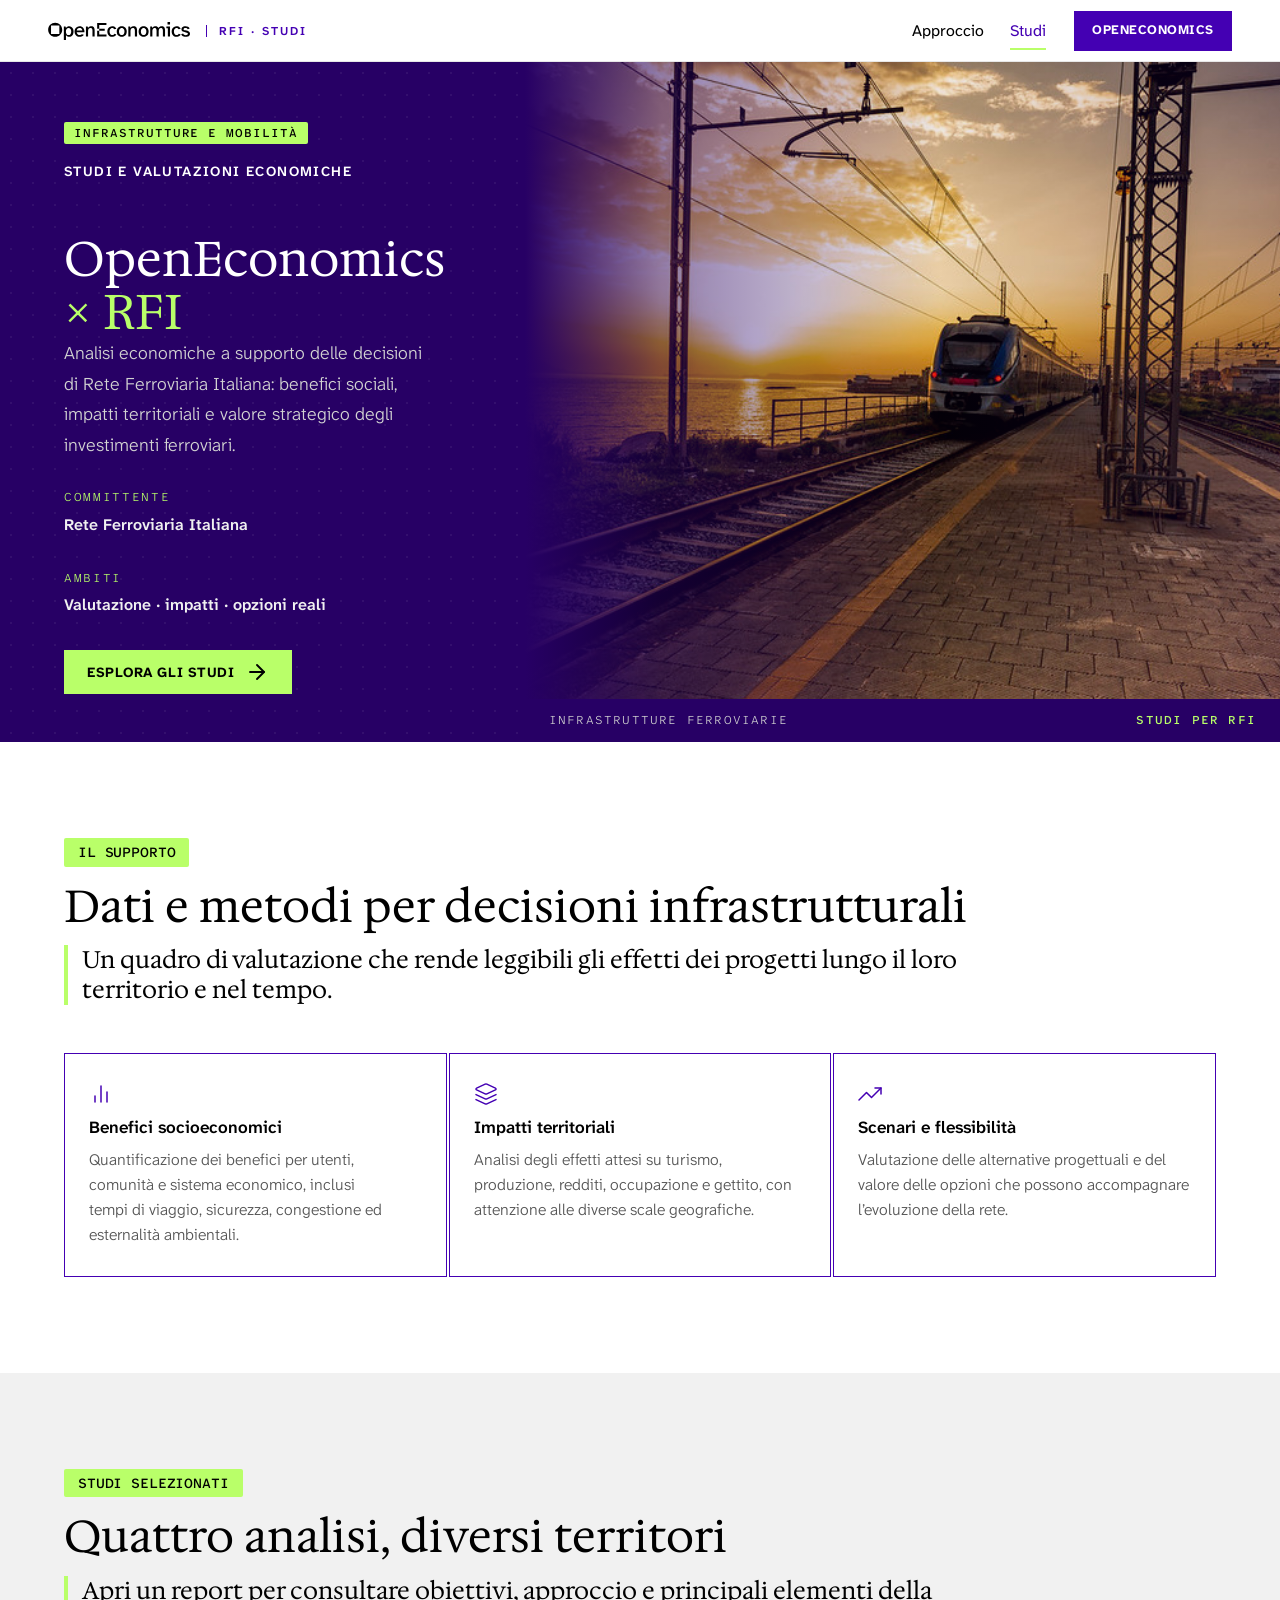
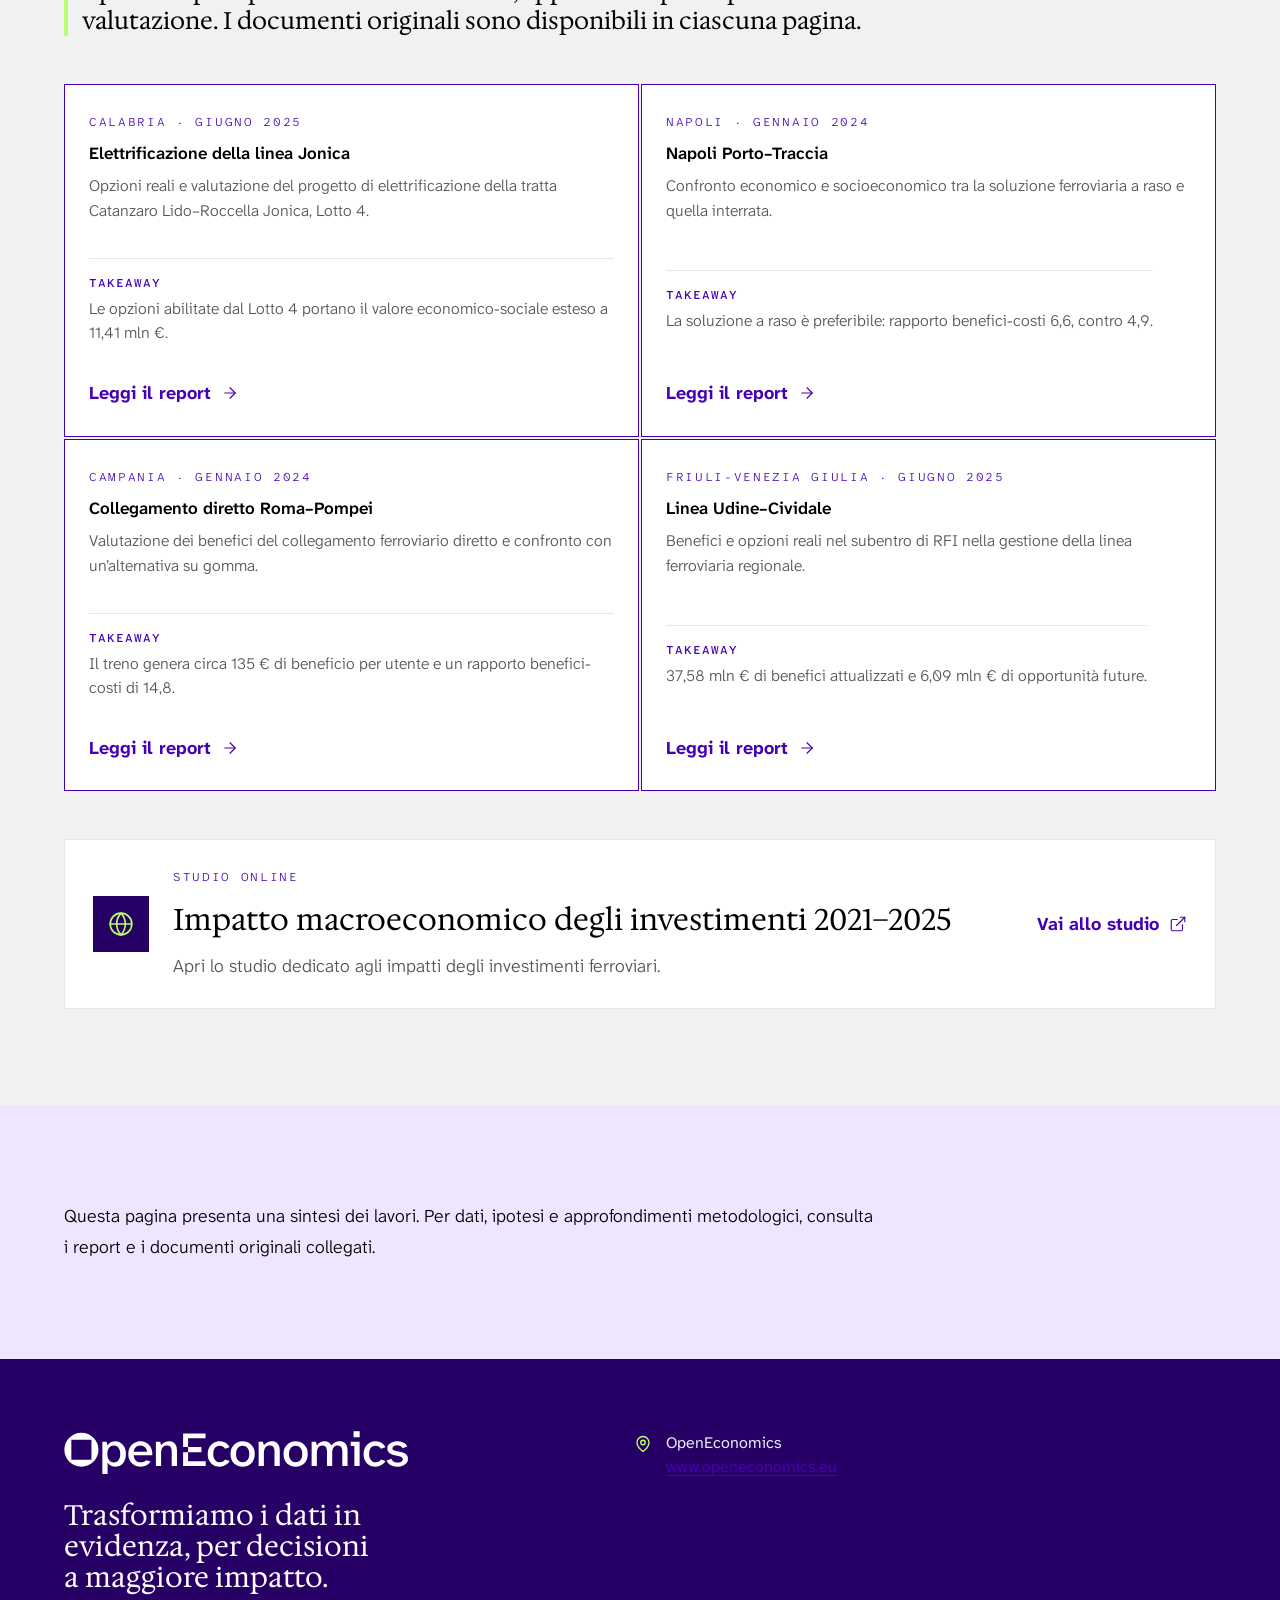
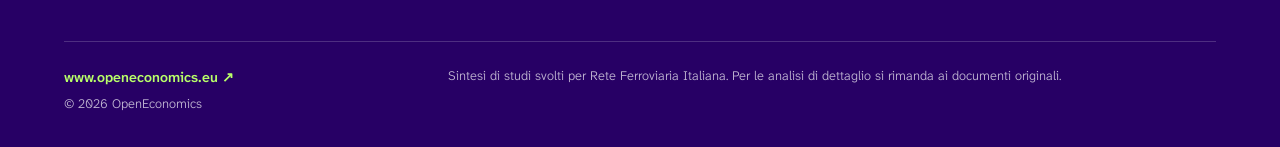
<file: index.html>
<!doctype html>
<html lang="it">
<head>
  <meta charset="utf-8">
  <meta name="viewport" content="width=device-width, initial-scale=1">
  <meta name="description" content="Una selezione di studi e valutazioni realizzati da OpenEconomics per RFI.">
  <title>Studi per RFI | OpenEconomics</title>
  <link rel="icon" type="image/png" media="(prefers-color-scheme: light)" href="assets/icons/favicon-black.png">
  <link rel="icon" type="image/png" media="(prefers-color-scheme: dark)" href="assets/icons/favicon-white.png">
  <link rel="stylesheet" href="assets/oe-tokens.css">
  <link rel="stylesheet" href="assets/oe-base.css">
  <link rel="stylesheet" href="assets/nav.css">
  <link rel="stylesheet" href="assets/footer.css">
  <link rel="stylesheet" href="assets/oe-components.css">
  <link rel="stylesheet" href="assets/site.css">
  <script src="assets/lucide-inline.js" defer></script>
  <script src="assets/oe-page.js" defer></script>
</head>
<body>
  <a class="oe-skip" href="#main">Vai al contenuto</a>
  <header><nav class="nav" aria-label="Principale">
    <a href="#top" class="nav__logo-link" aria-label="OpenEconomics, inizio pagina"><img src="assets/logo/logo-black.svg" alt="OpenEconomics" class="nav__logo-img" width="142" height="18"><span class="nav__badge">RFI · Studi</span></a>
    <ul class="nav__links"><li><a href="#approccio">Approccio</a></li><li><a href="#studi">Studi</a></li></ul>
    <a class="nav__cta" href="https://www.openeconomics.eu"><span>OpenEconomics</span></a>
    <button class="nav__toggle" type="button" aria-expanded="false" aria-label="Apri il menu"><svg class="nav__icon-open" viewBox="0 0 24 24" aria-hidden="true"><path d="M4 6h16M4 12h16M4 18h16"/></svg><svg class="nav__icon-close" viewBox="0 0 24 24" aria-hidden="true"><path d="M18 6 6 18M6 6l12 12"/></svg></button>
  </nav></header>
  <main id="main">
    <section class="oe-hero home-hero" id="top">
      <div class="oe-hero__body"><div class="oe-hero__top"><span class="oe-chip oe-chip--sm">Infrastrutture e mobilità</span><p class="oe-hero__kicker">Studi e valutazioni economiche</p></div>
        <div><h1 class="oe-hero__title">OpenEconomics<br><em>× RFI</em></h1><p class="oe-hero__lead">Analisi economiche a supporto delle decisioni di Rete Ferroviaria Italiana: benefici sociali, impatti territoriali e valore strategico degli investimenti ferroviari.</p>
          <dl class="oe-hero__meta"><div class="oe-hero__meta-item"><dt class="oe-hero__meta-label">Committente</dt><dd class="oe-hero__meta-value">Rete Ferroviaria Italiana</dd></div><div class="oe-hero__meta-item"><dt class="oe-hero__meta-label">Ambiti</dt><dd class="oe-hero__meta-value">Valutazione · impatti · opzioni reali</dd></div></dl>
          <div class="oe-hero__actions"><a class="oe-btn oe-btn--pop" href="#studi">Esplora gli studi <i data-lucide="arrow-right"></i></a></div>
        </div>
      </div>
      <div class="oe-hero__media" role="img" aria-label="Treno in transito su una linea ferroviaria elettrificata al tramonto"><img src="ferrovie-treni.jpg" alt=""><p class="oe-hero__caption"><span>Infrastrutture ferroviarie</span><strong>Studi per RFI</strong></p></div>
    </section>
    <section class="oe-section" id="approccio" aria-labelledby="titolo-approccio"><div class="oe-section__inner">
      <header class="oe-section-head"><span class="oe-chip">Il supporto</span><h2 class="oe-section-head__title" id="titolo-approccio">Dati e metodi per decisioni infrastrutturali</h2><p class="oe-section-head__lead">Un quadro di valutazione che rende leggibili gli effetti dei progetti lungo il loro territorio e nel tempo.</p></header>
      <div class="oe-tiles oe-tiles--3">
        <article class="oe-card"><span class="oe-card__icon"><i data-lucide="bar-chart-2"></i></span><h3 class="oe-card__title">Benefici socioeconomici</h3><p class="oe-card__text">Quantificazione dei benefici per utenti, comunità e sistema economico, inclusi tempi di viaggio, sicurezza, congestione ed esternalità ambientali.</p></article>
        <article class="oe-card"><span class="oe-card__icon"><i data-lucide="layers"></i></span><h3 class="oe-card__title">Impatti territoriali</h3><p class="oe-card__text">Analisi degli effetti attesi su turismo, produzione, redditi, occupazione e gettito, con attenzione alle diverse scale geografiche.</p></article>
        <article class="oe-card"><span class="oe-card__icon"><i data-lucide="trending-up"></i></span><h3 class="oe-card__title">Scenari e flessibilità</h3><p class="oe-card__text">Valutazione delle alternative progettuali e del valore delle opzioni che possono accompagnare l’evoluzione della rete.</p></article>
      </div>
    </div></section>
    <section class="oe-section oe-section--grey" id="studi" aria-labelledby="titolo-studi"><div class="oe-section__inner">
      <header class="oe-section-head"><span class="oe-chip">Studi selezionati</span><h2 class="oe-section-head__title" id="titolo-studi">Quattro analisi, diversi territori</h2><p class="oe-section-head__lead">Apri un report per consultare obiettivi, approccio e principali elementi della valutazione. I documenti originali sono disponibili in ciascuna pagina.</p></header>
      <div class="oe-tiles oe-tiles--2 report-grid">
        <a class="oe-card oe-card--hover report-card" href="report-elettrificazione-jonica.html"><p class="oe-card__label">Calabria · Giugno 2025</p><h3 class="oe-card__title">Elettrificazione della linea Jonica</h3><p class="oe-card__text">Opzioni reali e valutazione del progetto di elettrificazione della tratta Catanzaro Lido–Roccella Jonica, Lotto 4.</p><p class="report-card__takeaway"><strong>Takeaway</strong> Le opzioni abilitate dal Lotto 4 portano il valore economico-sociale esteso a 11,41 mln €.</p><span class="report-link">Leggi il report <i data-lucide="arrow-right"></i></span></a>
        <a class="oe-card oe-card--hover report-card" href="report-napoli-porto-traccia.html"><p class="oe-card__label">Napoli · Gennaio 2024</p><h3 class="oe-card__title">Napoli Porto–Traccia</h3><p class="oe-card__text">Confronto economico e socioeconomico tra la soluzione ferroviaria a raso e quella interrata.</p><p class="report-card__takeaway"><strong>Takeaway</strong> La soluzione a raso è preferibile: rapporto benefici-costi 6,6, contro 4,9.</p><span class="report-link">Leggi il report <i data-lucide="arrow-right"></i></span></a>
        <a class="oe-card oe-card--hover report-card" href="report-roma-pompei.html"><p class="oe-card__label">Campania · Gennaio 2024</p><h3 class="oe-card__title">Collegamento diretto Roma–Pompei</h3><p class="oe-card__text">Valutazione dei benefici del collegamento ferroviario diretto e confronto con un’alternativa su gomma.</p><p class="report-card__takeaway"><strong>Takeaway</strong> Il treno genera circa 135 € di beneficio per utente e un rapporto benefici-costi di 14,8.</p><span class="report-link">Leggi il report <i data-lucide="arrow-right"></i></span></a>
        <a class="oe-card oe-card--hover report-card" href="report-udine-cividale.html"><p class="oe-card__label">Friuli-Venezia Giulia · Giugno 2025</p><h3 class="oe-card__title">Linea Udine–Cividale</h3><p class="oe-card__text">Benefici e opzioni reali nel subentro di RFI nella gestione della linea ferroviaria regionale.</p><p class="report-card__takeaway"><strong>Takeaway</strong> 37,58 mln € di benefici attualizzati e 6,09 mln € di opportunità future.</p><span class="report-link">Leggi il report <i data-lucide="arrow-right"></i></span></a>
      </div>
      <a class="macro-card" href="https://qcfdxmax.elementor.cloud/" target="_blank" rel="noopener"><span class="macro-card__icon"><i data-lucide="globe"></i></span><span class="macro-card__body"><span class="oe-card__label">Studio online</span><strong>Impatto macroeconomico degli investimenti 2021–2025</strong><span>Apri lo studio dedicato agli impatti degli investimenti ferroviari.</span></span><span class="macro-card__action">Vai allo studio <i data-lucide="external-link"></i></span></a>
    </div></section>
    <section class="oe-section oe-section--tint" aria-label="Nota sui contenuti"><div class="oe-section__inner"><p class="closing-note">Questa pagina presenta una sintesi dei lavori. Per dati, ipotesi e approfondimenti metodologici, consulta i report e i documenti originali collegati.</p></div></section>
  </main>
  <footer class="footer"><div class="footer__top"><div class="footer__brand-block"><a href="https://www.openeconomics.eu" class="footer__logo-link"><img src="assets/logo/logo-white.svg" alt="OpenEconomics" class="footer__logo-img" width="442" height="56"></a><p class="footer__tagline">Trasformiamo i dati in evidenza, per decisioni a maggiore impatto.</p></div><div class="footer__office-grid"><div class="footer__office"><span class="footer__office-icon" aria-hidden="true"><svg viewBox="0 0 24 24"><path d="M20 10c0 6-8 12-8 12S4 16 4 10a8 8 0 0 1 16 0Z"/><circle cx="12" cy="10" r="3"/></svg></span><address>OpenEconomics<br><a href="https://www.openeconomics.eu">www.openeconomics.eu</a></address></div></div></div><div class="footer__rule"></div><div class="footer__bottom"><div class="footer__bottom-left"><a class="footer__site-link" href="https://www.openeconomics.eu" target="_blank" rel="noopener">www.openeconomics.eu <span aria-hidden="true">&#8599;</span></a><span>&copy; 2026 OpenEconomics</span></div><p class="footer__disclaimer">Sintesi di studi svolti per Rete Ferroviaria Italiana. Per le analisi di dettaglio si rimanda ai documenti originali.</p></div></footer>
</body></html>
</file>
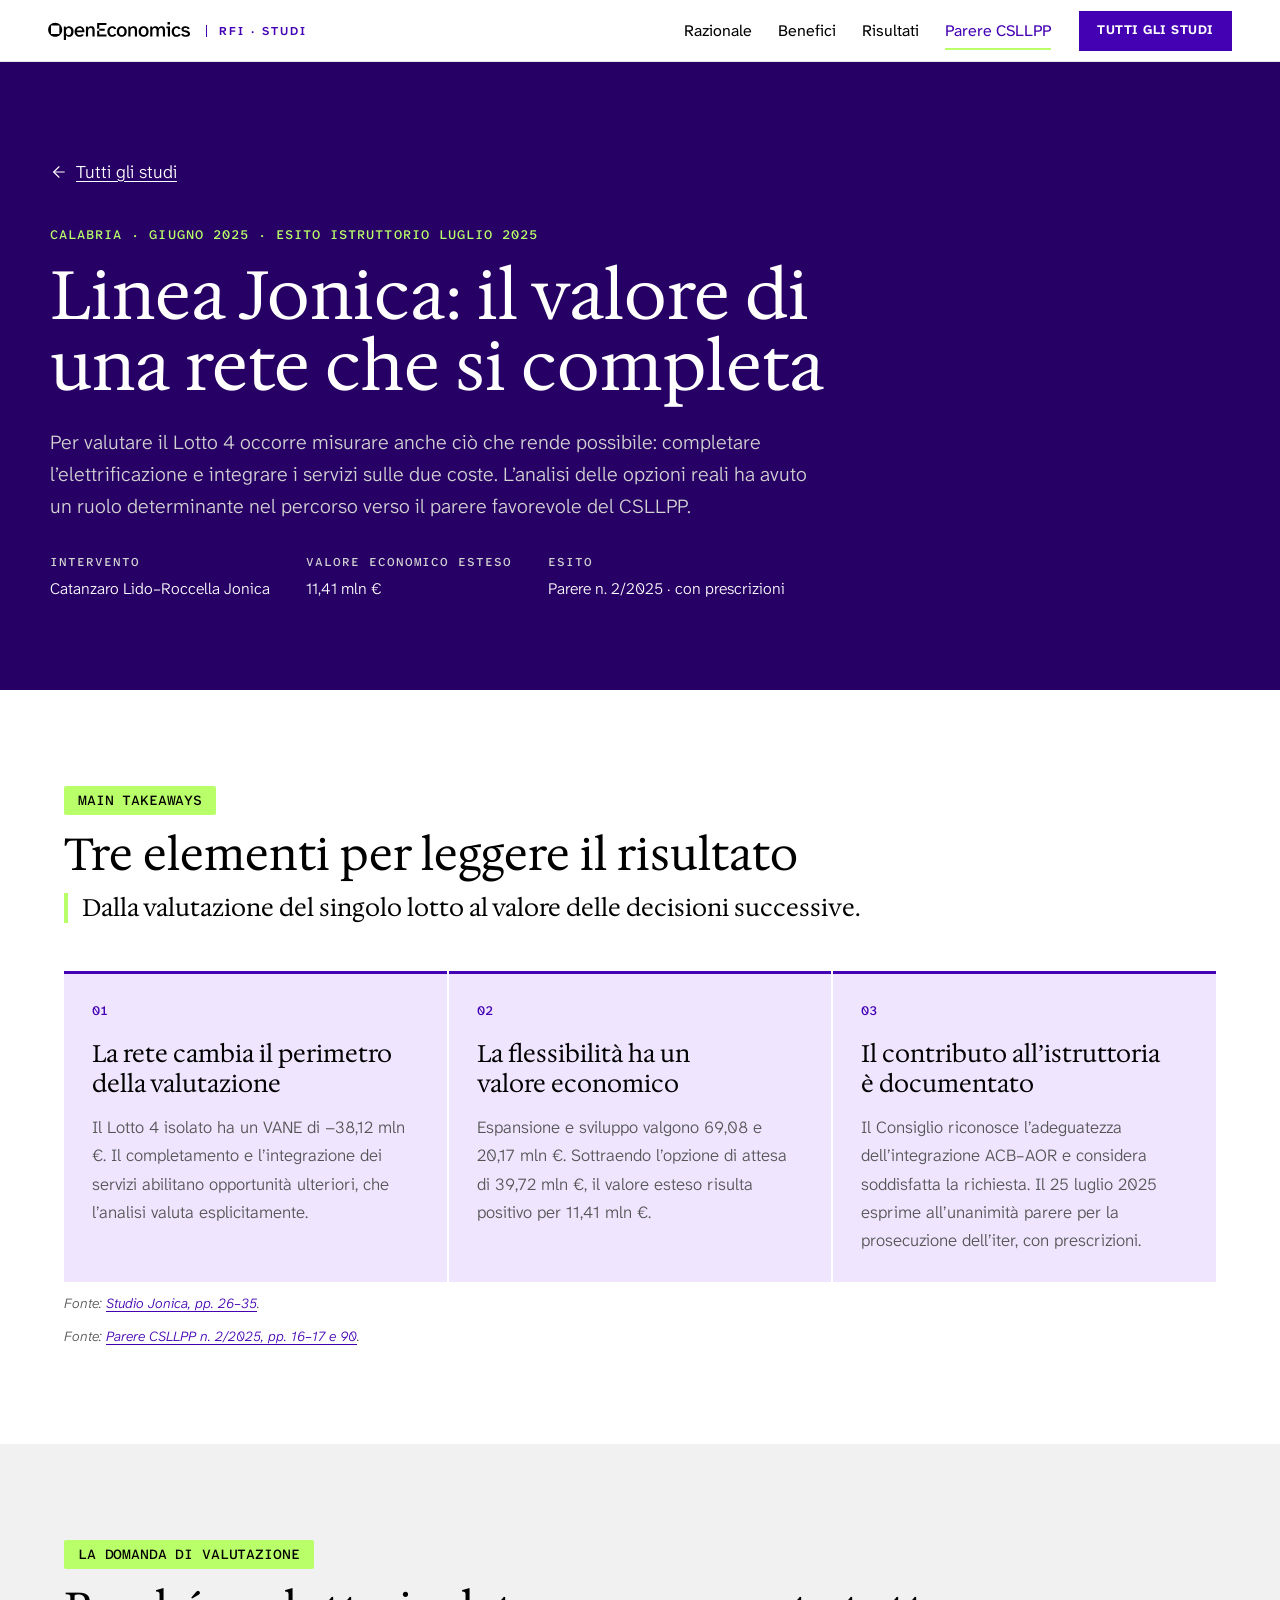
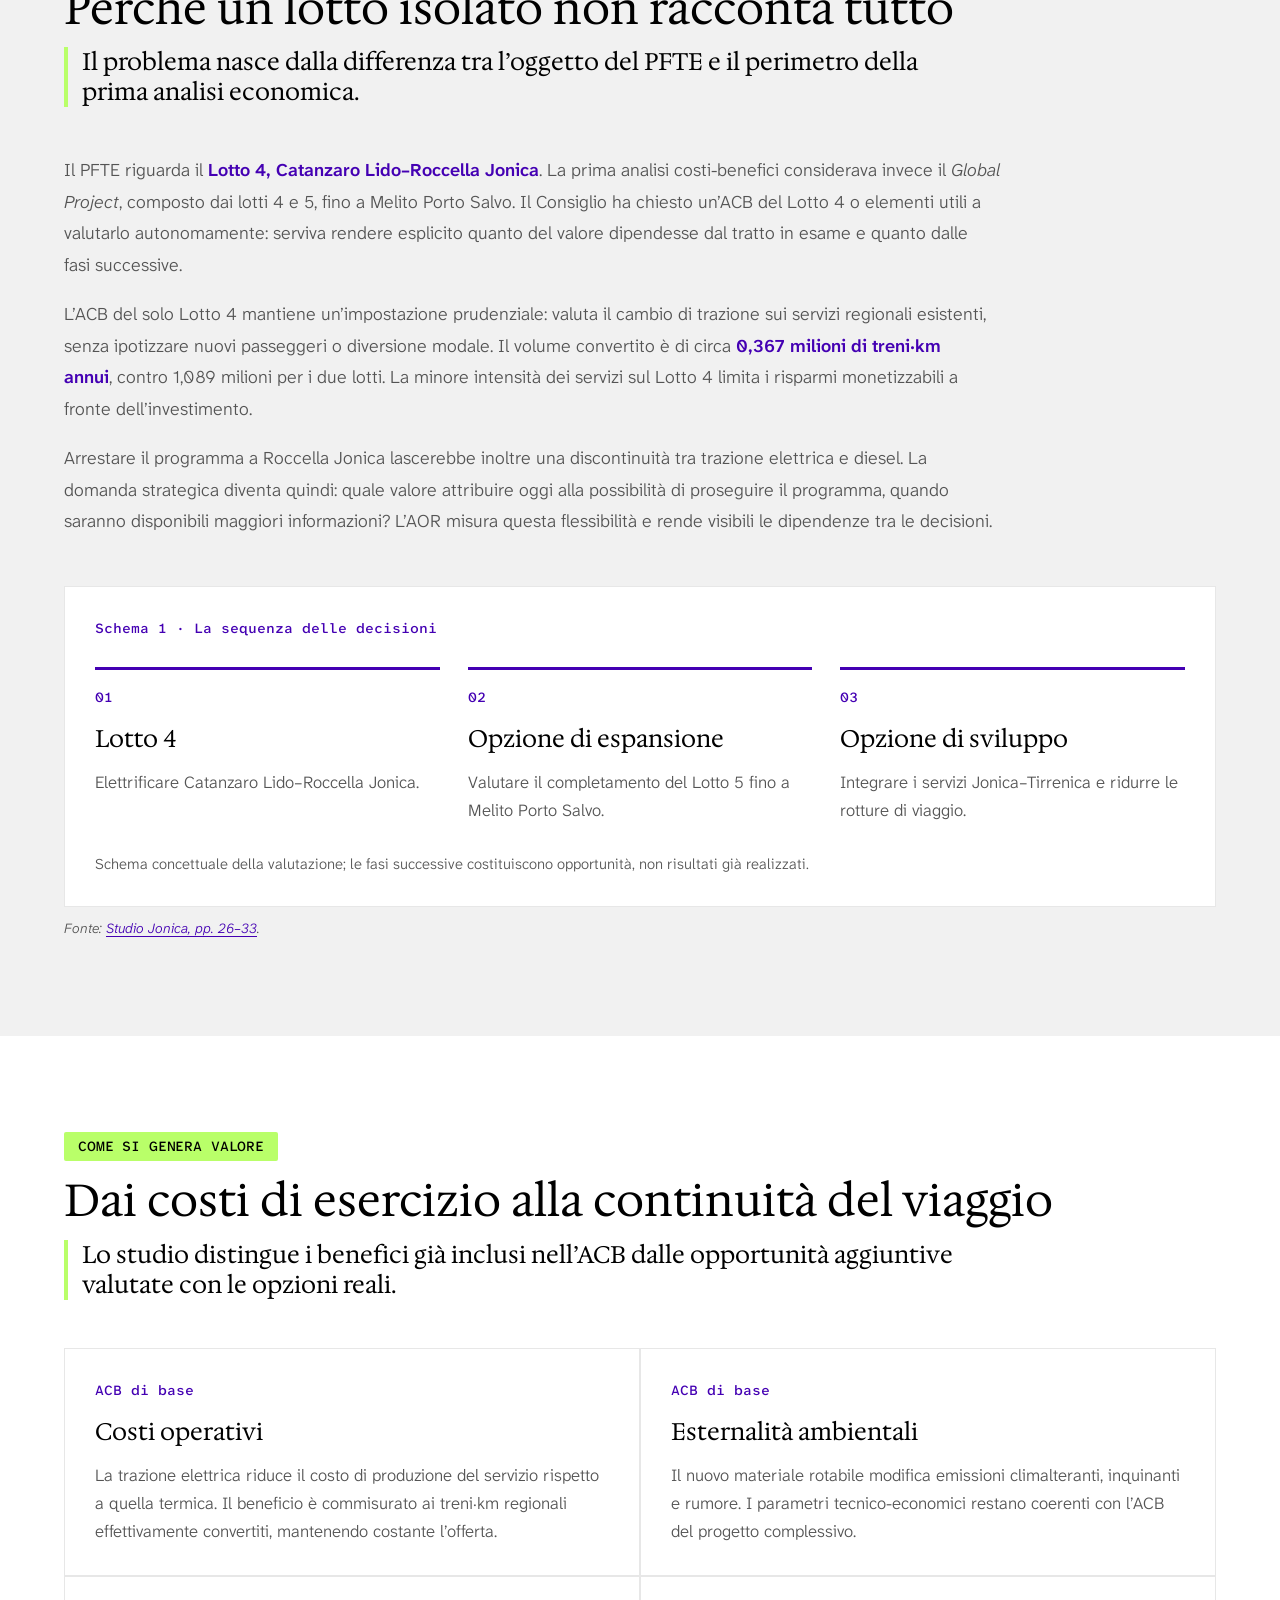
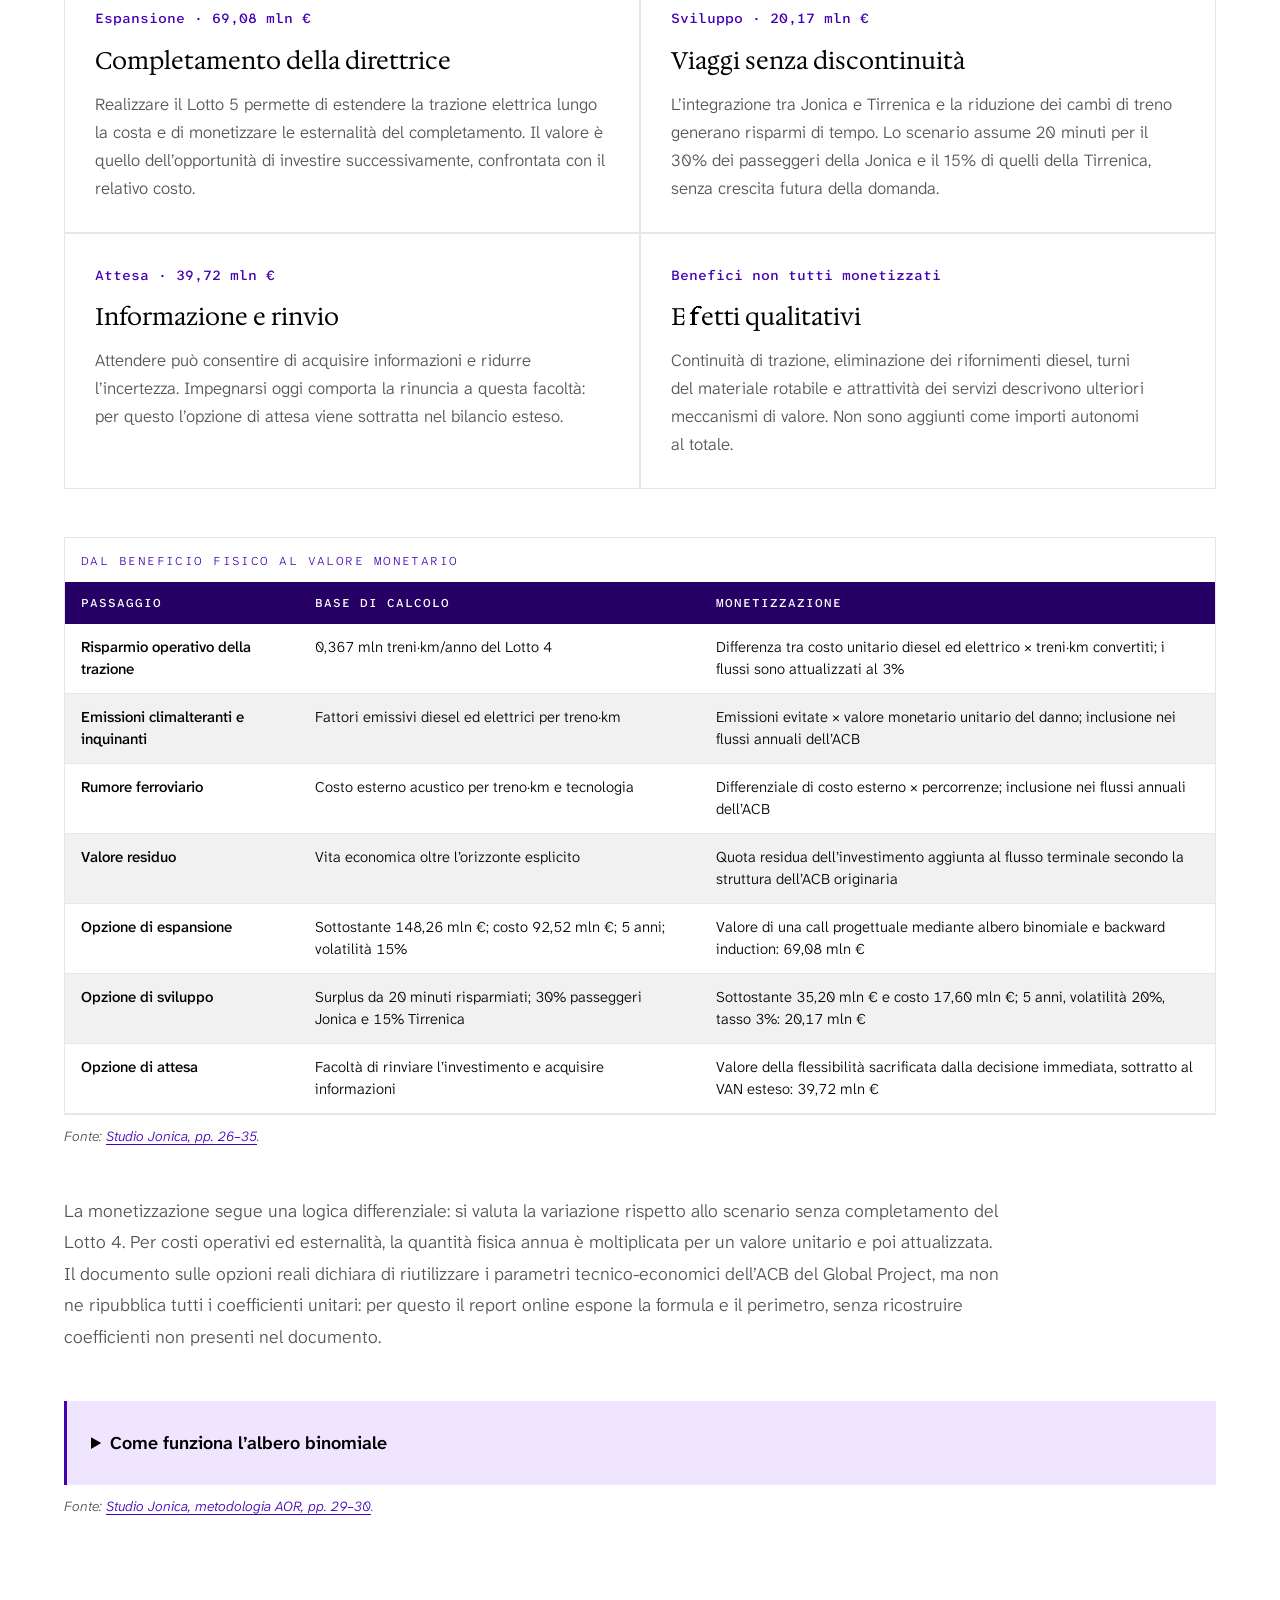
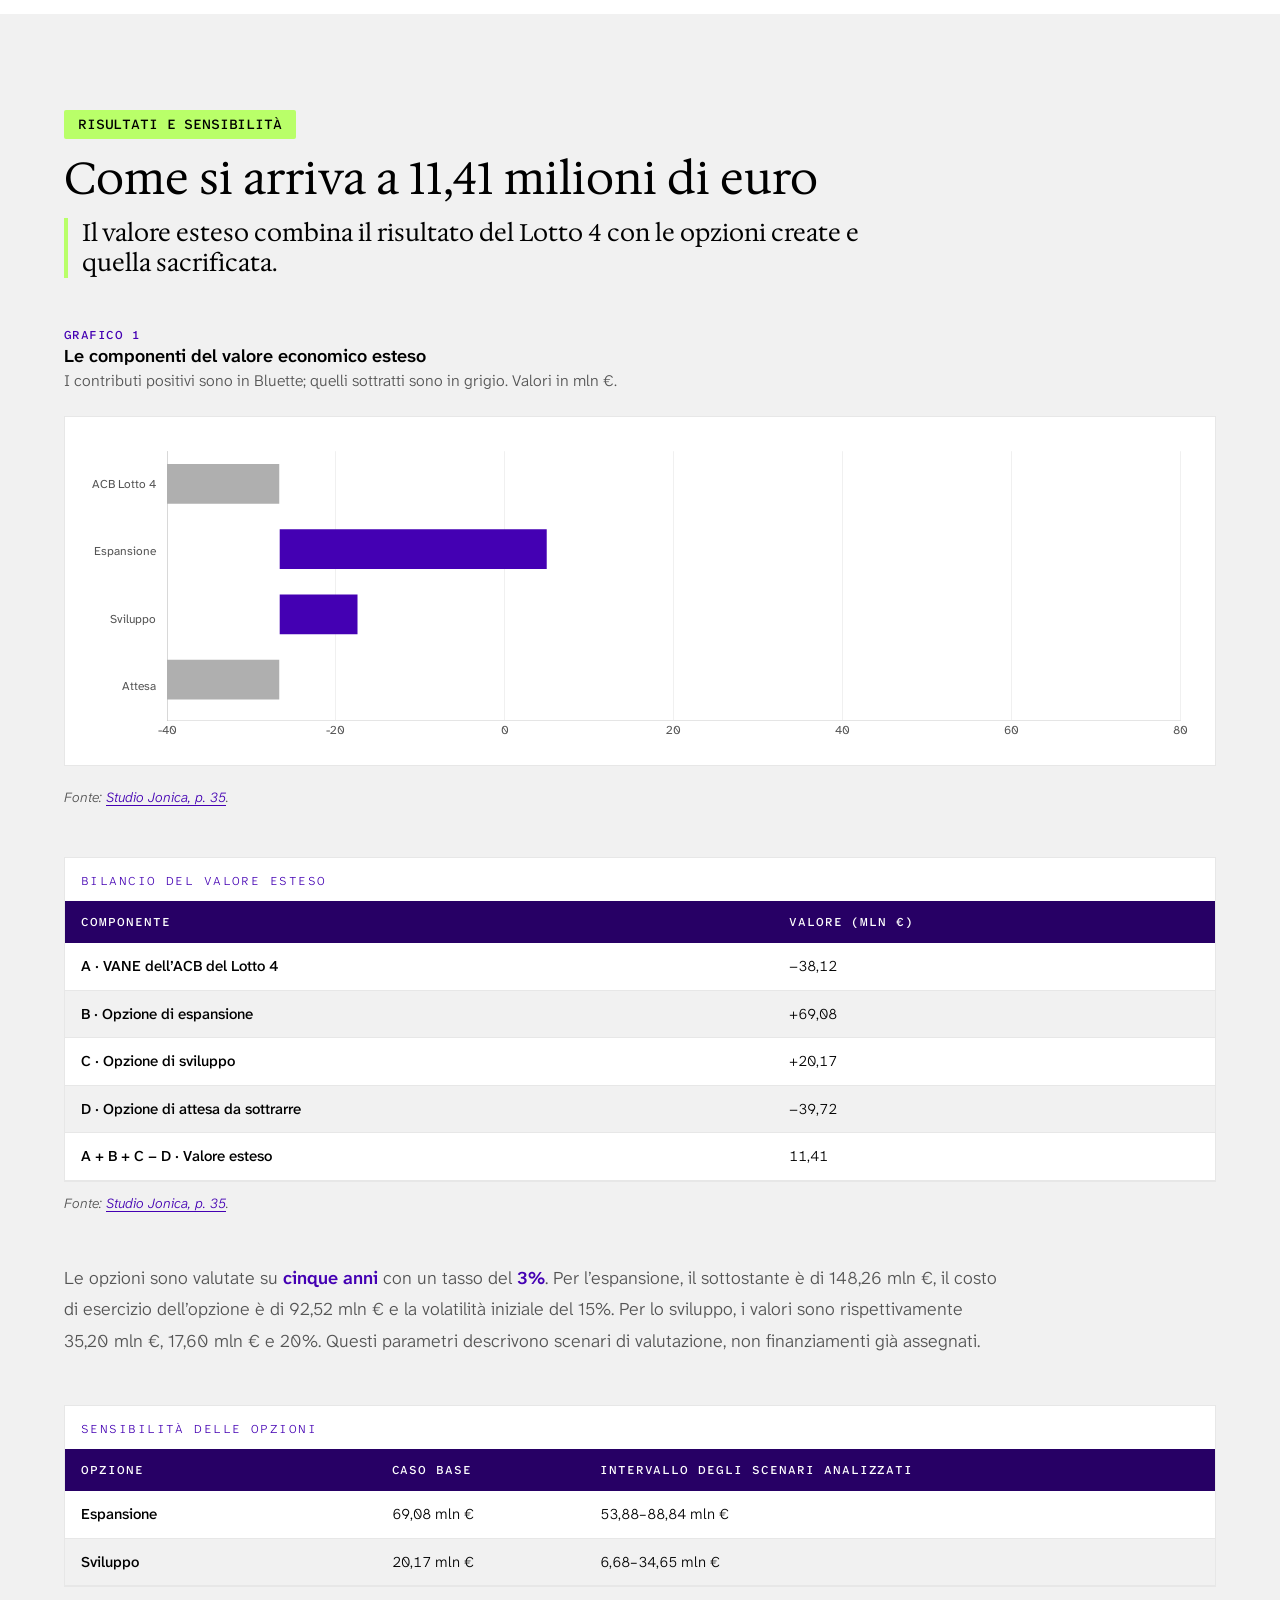
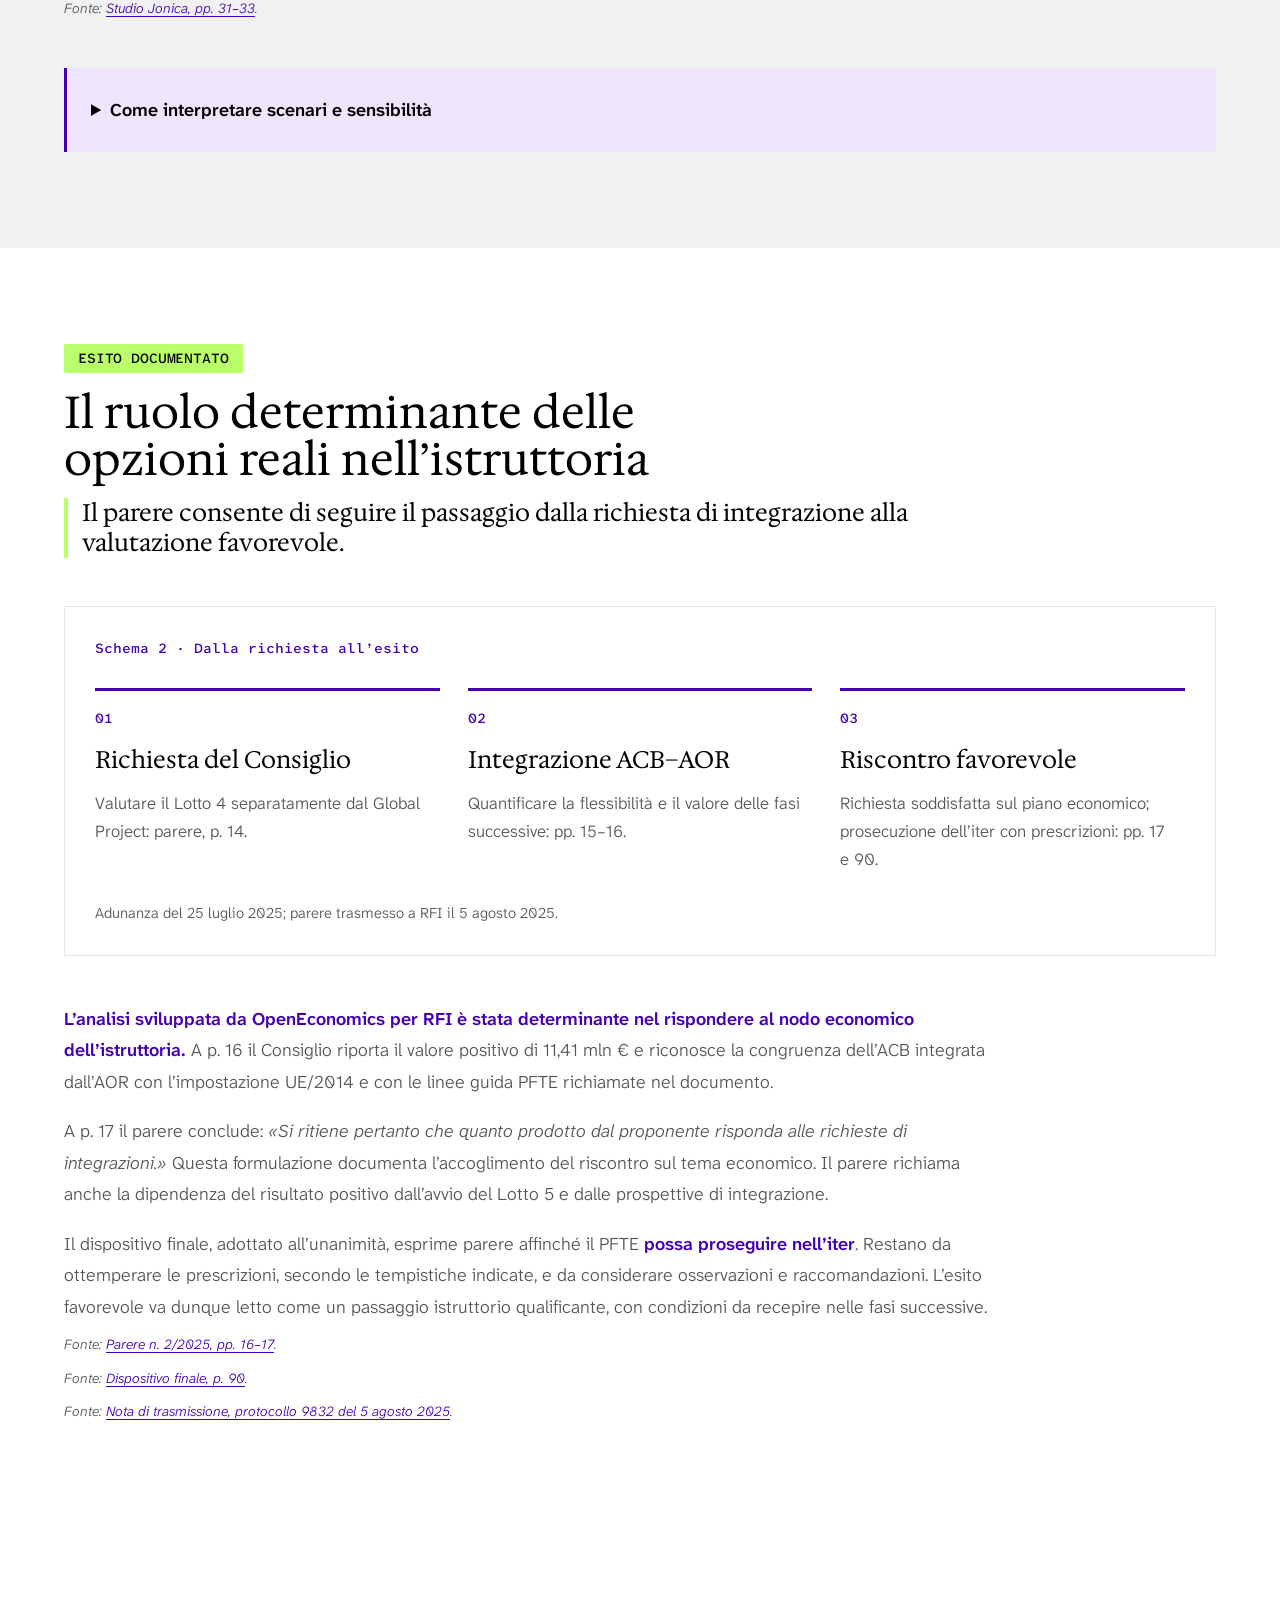
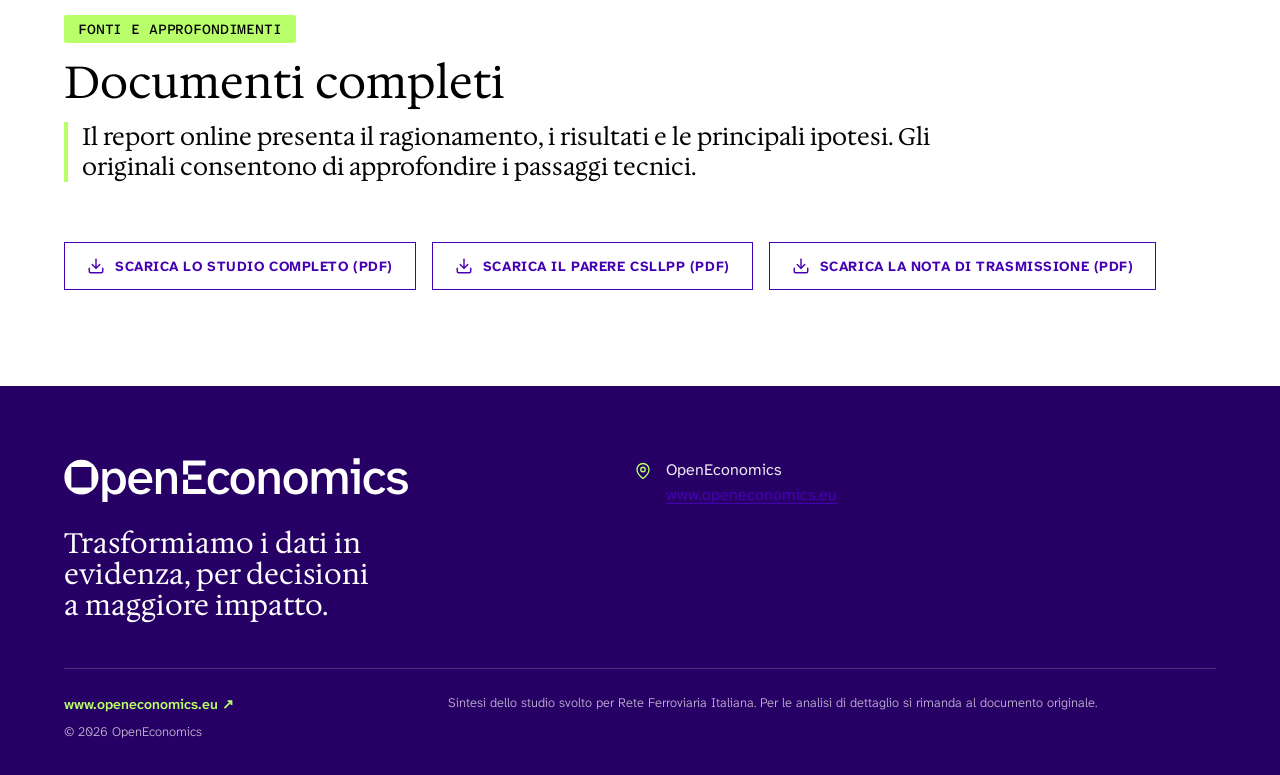
<file: report-elettrificazione-jonica.html>
<!doctype html><html lang="it"><head><meta charset="utf-8"><meta name="viewport" content="width=device-width, initial-scale=1"><meta name="description" content="Analisi delle opzioni reali per l’elettrificazione della linea Jonica, Lotto 4."><title>Elettrificazione della linea Jonica | OpenEconomics</title><link rel="icon" type="image/png" href="assets/icons/favicon-black.png"><link rel="stylesheet" href="assets/oe-tokens.css"><link rel="stylesheet" href="assets/oe-base.css"><link rel="stylesheet" href="assets/nav.css"><link rel="stylesheet" href="assets/footer.css"><link rel="stylesheet" href="assets/oe-components.css"><link rel="stylesheet" href="assets/site.css"><link rel="stylesheet" href="assets/report.css"><script src="assets/lucide-inline.js" defer></script><script src="assets/oe-page.js" defer></script><link rel="stylesheet" href="assets/report-detail.css?v=1"><script src="assets/vendor/chart.umd.js" defer></script><script src="assets/oe-charts.js" defer></script><script src="assets/report-charts.js" defer></script></head><body><a class="oe-skip" href="#main">Vai al contenuto</a><header><nav class="nav" aria-label="Principale"><a href="index.html" class="nav__logo-link"><img src="assets/logo/logo-black.svg" alt="OpenEconomics" class="nav__logo-img" width="142" height="18"><span class="nav__badge">RFI · Studi</span></a><ul class="nav__links"><li><a href="#razionale">Razionale</a></li><li><a href="#benefici">Benefici</a></li><li><a href="#risultati">Risultati</a></li><li><a href="#parere">Parere CSLLPP</a></li></ul><a class="nav__cta" href="index.html#studi"><span>Tutti gli studi</span></a><button class="nav__toggle" type="button" aria-expanded="false" aria-label="Apri il menu"><svg class="nav__icon-open" viewBox="0 0 24 24" aria-hidden="true"><path d="M4 6h16M4 12h16M4 18h16"/></svg><svg class="nav__icon-close" viewBox="0 0 24 24" aria-hidden="true"><path d="M18 6 6 18M6 6l12 12"/></svg></button></nav></header><main id="main">
<section class="report-hero" id="top"><a class="report-hero__back" href="index.html#studi"><i data-lucide="arrow-left"></i>Tutti gli studi</a><p class="report-hero__eyebrow">Calabria · Giugno 2025 · Esito istruttorio luglio 2025</p><h1>Linea Jonica: il valore di una rete che si completa</h1><p class="report-hero__lead">Per valutare il Lotto 4 occorre misurare anche ciò che rende possibile: completare l’elettrificazione e integrare i servizi sulle due coste. L’analisi delle opzioni reali ha avuto un ruolo determinante nel percorso verso il parere favorevole del CSLLPP.</p><dl class="report-meta"><div><dt>Intervento</dt><dd>Catanzaro Lido–Roccella Jonica</dd></div><div><dt>Valore economico esteso</dt><dd>11,41 mln €</dd></div><div><dt>Esito</dt><dd>Parere n. 2/2025 · con prescrizioni</dd></div></dl></section><section class="oe-section " id="sintesi" aria-labelledby="t-sintesi"><div class="oe-section__inner report-body"><header class="oe-section-head"><span class="oe-chip">Main takeaways</span><h2 class="oe-section-head__title" id="t-sintesi">Tre elementi per leggere il risultato</h2><p class="oe-section-head__lead">Dalla valutazione del singolo lotto al valore delle decisioni successive.</p></header><ol class="takeaways"><li><h3>La rete cambia il perimetro della valutazione</h3><p>Il Lotto 4 isolato ha un VANE di −38,12 mln €. Il completamento e l’integrazione dei servizi abilitano opportunità ulteriori, che l’analisi valuta esplicitamente.</p></li><li><h3>La flessibilità ha un valore economico</h3><p>Espansione e sviluppo valgono 69,08 e 20,17 mln €. Sottraendo l’opzione di attesa di 39,72 mln €, il valore esteso risulta positivo per 11,41 mln €.</p></li><li><h3>Il contributo all’istruttoria è documentato</h3><p>Il Consiglio riconosce l’adeguatezza dell’integrazione ACB–AOR e considera soddisfatta la richiesta. Il 25 luglio 2025 esprime all’unanimità parere per la prosecuzione dell’iter, con prescrizioni.</p></li></ol><p class="oe-table-note report-source">Fonte: <a href="documenti/2025.06.10%20Elettrificazione%20Jonica%20-%20Opzioni%20Reali%20%281%29.pdf#page=26" target="_blank" rel="noopener">Studio Jonica, pp. 26–35</a>.</p><p class="oe-table-note report-source">Fonte: <a href="documenti/parere-csllpp-2-2025.pdf#page=16" target="_blank" rel="noopener">Parere CSLLPP n. 2/2025, pp. 16–17 e 90</a>.</p></div></section><section class="oe-section oe-section--grey" id="razionale" aria-labelledby="t-razionale"><div class="oe-section__inner report-body"><header class="oe-section-head"><span class="oe-chip">La domanda di valutazione</span><h2 class="oe-section-head__title" id="t-razionale">Perché un lotto isolato non racconta tutto</h2><p class="oe-section-head__lead">Il problema nasce dalla differenza tra l’oggetto del PFTE e il perimetro della prima analisi economica.</p></header><div class="oe-prose"><p>Il PFTE riguarda il <strong>Lotto 4, Catanzaro Lido–Roccella Jonica</strong>. La prima analisi costi-benefici considerava invece il <em>Global Project</em>, composto dai lotti 4 e 5, fino a Melito Porto Salvo. Il Consiglio ha chiesto un’ACB del Lotto 4 o elementi utili a valutarlo autonomamente: serviva rendere esplicito quanto del valore dipendesse dal tratto in esame e quanto dalle fasi successive.</p><p>L’ACB del solo Lotto 4 mantiene un’impostazione prudenziale: valuta il cambio di trazione sui servizi regionali esistenti, senza ipotizzare nuovi passeggeri o diversione modale. Il volume convertito è di circa <strong>0,367 milioni di treni·km annui</strong>, contro 1,089 milioni per i due lotti. La minore intensità dei servizi sul Lotto 4 limita i risparmi monetizzabili a fronte dell’investimento.</p><p>Arrestare il programma a Roccella Jonica lascerebbe inoltre una discontinuità tra trazione elettrica e diesel. La domanda strategica diventa quindi: quale valore attribuire oggi alla possibilità di proseguire il programma, quando saranno disponibili maggiori informazioni? L’AOR misura questa flessibilità e rende visibili le dipendenze tra le decisioni.</p></div><figure class="report-flow"><figcaption>Schema 1 · La sequenza delle decisioni</figcaption><ol><li><span>01</span><h3>Lotto 4</h3><p>Elettrificare Catanzaro Lido–Roccella Jonica.</p></li><li><span>02</span><h3>Opzione di espansione</h3><p>Valutare il completamento del Lotto 5 fino a Melito Porto Salvo.</p></li><li><span>03</span><h3>Opzione di sviluppo</h3><p>Integrare i servizi Jonica–Tirrenica e ridurre le rotture di viaggio.</p></li></ol><p class="flow-caption">Schema concettuale della valutazione; le fasi successive costituiscono opportunità, non risultati già realizzati.</p></figure><p class="oe-table-note report-source">Fonte: <a href="documenti/2025.06.10%20Elettrificazione%20Jonica%20-%20Opzioni%20Reali%20%281%29.pdf#page=26" target="_blank" rel="noopener">Studio Jonica, pp. 26–33</a>.</p></div></section><section class="oe-section " id="benefici" aria-labelledby="t-benefici"><div class="oe-section__inner report-body"><header class="oe-section-head"><span class="oe-chip">Come si genera valore</span><h2 class="oe-section-head__title" id="t-benefici">Dai costi di esercizio alla continuità del viaggio</h2><p class="oe-section-head__lead">Lo studio distingue i benefici già inclusi nell’ACB dalle opportunità aggiuntive valutate con le opzioni reali.</p></header><div class="benefit-grid"><article class="benefit"><p class="benefit__value">ACB di base</p><h3>Costi operativi</h3><p>La trazione elettrica riduce il costo di produzione del servizio rispetto a quella termica. Il beneficio è commisurato ai treni·km regionali effettivamente convertiti, mantenendo costante l’offerta.</p></article><article class="benefit"><p class="benefit__value">ACB di base</p><h3>Esternalità ambientali</h3><p>Il nuovo materiale rotabile modifica emissioni climalteranti, inquinanti e rumore. I parametri tecnico-economici restano coerenti con l’ACB del progetto complessivo.</p></article><article class="benefit"><p class="benefit__value">Espansione · 69,08 mln €</p><h3>Completamento della direttrice</h3><p>Realizzare il Lotto 5 permette di estendere la trazione elettrica lungo la costa e di monetizzare le esternalità del completamento. Il valore è quello dell’opportunità di investire successivamente, confrontata con il relativo costo.</p></article><article class="benefit"><p class="benefit__value">Sviluppo · 20,17 mln €</p><h3>Viaggi senza discontinuità</h3><p>L’integrazione tra Jonica e Tirrenica e la riduzione dei cambi di treno generano risparmi di tempo. Lo scenario assume 20 minuti per il 30% dei passeggeri della Jonica e il 15% di quelli della Tirrenica, senza crescita futura della domanda.</p></article><article class="benefit"><p class="benefit__value">Attesa · 39,72 mln €</p><h3>Informazione e rinvio</h3><p>Attendere può consentire di acquisire informazioni e ridurre l’incertezza. Impegnarsi oggi comporta la rinuncia a questa facoltà: per questo l’opzione di attesa viene sottratta nel bilancio esteso.</p></article><article class="benefit"><p class="benefit__value">Benefici non tutti monetizzati</p><h3>Effetti qualitativi</h3><p>Continuità di trazione, eliminazione dei rifornimenti diesel, turni del materiale rotabile e attrattività dei servizi descrivono ulteriori meccanismi di valore. Non sono aggiunti come importi autonomi al totale.</p></article></div><div class="oe-table-wrap"><table class="oe-table"><caption>Dal beneficio fisico al valore monetario</caption><thead><tr><th scope="col">Passaggio</th><th scope="col">Base di calcolo</th><th scope="col">Monetizzazione</th></tr></thead><tbody><tr><th scope="row">Risparmio operativo della trazione</th><td>0,367 mln treni·km/anno del Lotto 4</td><td>Differenza tra costo unitario diesel ed elettrico × treni·km convertiti; i flussi sono attualizzati al 3%</td></tr><tr><th scope="row">Emissioni climalteranti e inquinanti</th><td>Fattori emissivi diesel ed elettrici per treno·km</td><td>Emissioni evitate × valore monetario unitario del danno; inclusione nei flussi annuali dell’ACB</td></tr><tr><th scope="row">Rumore ferroviario</th><td>Costo esterno acustico per treno·km e tecnologia</td><td>Differenziale di costo esterno × percorrenze; inclusione nei flussi annuali dell’ACB</td></tr><tr><th scope="row">Valore residuo</th><td>Vita economica oltre l’orizzonte esplicito</td><td>Quota residua dell’investimento aggiunta al flusso terminale secondo la struttura dell’ACB originaria</td></tr><tr><th scope="row">Opzione di espansione</th><td>Sottostante 148,26 mln €; costo 92,52 mln €; 5 anni; volatilità 15%</td><td>Valore di una call progettuale mediante albero binomiale e backward induction: 69,08 mln €</td></tr><tr><th scope="row">Opzione di sviluppo</th><td>Surplus da 20 minuti risparmiati; 30% passeggeri Jonica e 15% Tirrenica</td><td>Sottostante 35,20 mln € e costo 17,60 mln €; 5 anni, volatilità 20%, tasso 3%: 20,17 mln €</td></tr><tr><th scope="row">Opzione di attesa</th><td>Facoltà di rinviare l’investimento e acquisire informazioni</td><td>Valore della flessibilità sacrificata dalla decisione immediata, sottratto al VAN esteso: 39,72 mln €</td></tr></tbody></table></div><p class="oe-table-note report-source">Fonte: <a href="documenti/2025.06.10%20Elettrificazione%20Jonica%20-%20Opzioni%20Reali%20%281%29.pdf#page=26" target="_blank" rel="noopener">Studio Jonica, pp. 26–35</a>.</p><div class="oe-prose"><p>La monetizzazione segue una logica differenziale: si valuta la variazione rispetto allo scenario senza completamento del Lotto 4. Per costi operativi ed esternalità, la quantità fisica annua è moltiplicata per un valore unitario e poi attualizzata. Il documento sulle opzioni reali dichiara di riutilizzare i parametri tecnico-economici dell’ACB del Global Project, ma non ne ripubblica tutti i coefficienti unitari: per questo il report online espone la formula e il perimetro, senza ricostruire coefficienti non presenti nel documento.</p></div><details class="method-note"><summary>Come funziona l’albero binomiale</summary><div class="oe-prose"><p>Il progetto è trattato come una call: esercitare l’opzione conviene quando il valore futuro dei benefici supera il costo dell’investimento. L’albero costruisce, periodo per periodo, uno scenario favorevole e uno sfavorevole in funzione della volatilità; con la backward induction riporta a oggi il valore delle decisioni future. La sensibilità verifica come il risultato cambia al variare della volatilità e del valore dei benefici.</p></div></details><p class="oe-table-note report-source">Fonte: <a href="documenti/2025.06.10%20Elettrificazione%20Jonica%20-%20Opzioni%20Reali%20%281%29.pdf#page=29" target="_blank" rel="noopener">Studio Jonica, metodologia AOR, pp. 29–30</a>.</p></div></section><section class="oe-section oe-section--grey" id="risultati" aria-labelledby="t-risultati"><div class="oe-section__inner report-body"><header class="oe-section-head"><span class="oe-chip">Risultati e sensibilità</span><h2 class="oe-section-head__title" id="t-risultati">Come si arriva a 11,41 milioni di euro</h2><p class="oe-section-head__lead">Il valore esteso combina il risultato del Lotto 4 con le opzioni create e quella sacrificata.</p></header><figure class="oe-figure report-chart"><figcaption><p class="oe-figure__label">Grafico 1</p><h3 class="oe-figure__title">Le componenti del valore economico esteso</h3><p class="oe-figure__text">I contributi positivi sono in Bluette; quelli sottratti sono in grigio. Valori in mln €.</p></figcaption><div class="oe-figure__chart" style="--h:350px" hidden><canvas id="jonica-bilancio" role="img" aria-label="Le componenti del valore economico esteso"></canvas></div><p class="chart-fallback">I valori del grafico sono consultabili anche nelle tabelle e nel testo della sezione.</p><p class="oe-table-note report-source">Fonte: <a href="documenti/2025.06.10%20Elettrificazione%20Jonica%20-%20Opzioni%20Reali%20%281%29.pdf#page=35" target="_blank" rel="noopener">Studio Jonica, p. 35</a>.</p></figure><div class="oe-table-wrap"><table class="oe-table"><caption>Bilancio del valore esteso</caption><thead><tr><th scope="col">Componente</th><th scope="col">Valore (mln €)</th></tr></thead><tbody><tr><th scope="row">A · VANE dell’ACB del Lotto 4</th><td>−38,12</td></tr><tr><th scope="row">B · Opzione di espansione</th><td>+69,08</td></tr><tr><th scope="row">C · Opzione di sviluppo</th><td>+20,17</td></tr><tr><th scope="row">D · Opzione di attesa da sottrarre</th><td>−39,72</td></tr><tr><th scope="row">A + B + C − D · Valore esteso</th><td>11,41</td></tr></tbody></table></div><p class="oe-table-note report-source">Fonte: <a href="documenti/2025.06.10%20Elettrificazione%20Jonica%20-%20Opzioni%20Reali%20%281%29.pdf#page=35" target="_blank" rel="noopener">Studio Jonica, p. 35</a>.</p><div class="oe-prose"><p>Le opzioni sono valutate su <strong>cinque anni</strong> con un tasso del <strong>3%</strong>. Per l’espansione, il sottostante è di 148,26 mln €, il costo di esercizio dell’opzione è di 92,52 mln € e la volatilità iniziale del 15%. Per lo sviluppo, i valori sono rispettivamente 35,20 mln €, 17,60 mln € e 20%. Questi parametri descrivono scenari di valutazione, non finanziamenti già assegnati.</p></div><div class="oe-table-wrap"><table class="oe-table"><caption>Sensibilità delle opzioni</caption><thead><tr><th scope="col">Opzione</th><th scope="col">Caso base</th><th scope="col">Intervallo degli scenari analizzati</th></tr></thead><tbody><tr><th scope="row">Espansione</th><td>69,08 mln €</td><td>53,88–88,84 mln €</td></tr><tr><th scope="row">Sviluppo</th><td>20,17 mln €</td><td>6,68–34,65 mln €</td></tr></tbody></table></div><p class="oe-table-note report-source">Fonte: <a href="documenti/2025.06.10%20Elettrificazione%20Jonica%20-%20Opzioni%20Reali%20%281%29.pdf#page=31" target="_blank" rel="noopener">Studio Jonica, pp. 31–33</a>.</p><details class="method-note"><summary>Come interpretare scenari e sensibilità</summary><div class="oe-prose"><p>Gli intervalli derivano dalle combinazioni di ipotesi analizzate nel report e non sono intervalli di confidenza statistica. Il VANE di 17,62 mln € del Global Project, l’ACB isolata del Lotto 4 e il valore esteso di 11,41 mln € hanno perimetri diversi: non vanno sommati. Il Consiglio richiama il ruolo del completamento del Lotto 5 nel breve periodo, nell’orizzonte di cinque anni considerato dall’AOR.</p></div></details></div></section><section class="oe-section " id="parere" aria-labelledby="t-parere"><div class="oe-section__inner report-body"><header class="oe-section-head"><span class="oe-chip">Esito documentato</span><h2 class="oe-section-head__title" id="t-parere">Il ruolo determinante delle opzioni reali nell’istruttoria</h2><p class="oe-section-head__lead">Il parere consente di seguire il passaggio dalla richiesta di integrazione alla valutazione favorevole.</p></header><figure class="report-flow"><figcaption>Schema 2 · Dalla richiesta all’esito</figcaption><ol><li><span>01</span><h3>Richiesta del Consiglio</h3><p>Valutare il Lotto 4 separatamente dal Global Project: parere, p. 14.</p></li><li><span>02</span><h3>Integrazione ACB–AOR</h3><p>Quantificare la flessibilità e il valore delle fasi successive: pp. 15–16.</p></li><li><span>03</span><h3>Riscontro favorevole</h3><p>Richiesta soddisfatta sul piano economico; prosecuzione dell’iter con prescrizioni: pp. 17 e 90.</p></li></ol><p class="flow-caption">Adunanza del 25 luglio 2025; parere trasmesso a RFI il 5 agosto 2025.</p></figure><div class="oe-prose"><p><strong>L’analisi sviluppata da OpenEconomics per RFI è stata determinante nel rispondere al nodo economico dell’istruttoria.</strong> A p. 16 il Consiglio riporta il valore positivo di 11,41 mln € e riconosce la congruenza dell’ACB integrata dall’AOR con l’impostazione UE/2014 e con le linee guida PFTE richiamate nel documento.</p><p>A p. 17 il parere conclude: <q>Si ritiene pertanto che quanto prodotto dal proponente risponda alle richieste di integrazioni.</q> Questa formulazione documenta l’accoglimento del riscontro sul tema economico. Il parere richiama anche la dipendenza del risultato positivo dall’avvio del Lotto 5 e dalle prospettive di integrazione.</p><p>Il dispositivo finale, adottato all’unanimità, esprime parere affinché il PFTE <strong>possa proseguire nell’iter</strong>. Restano da ottemperare le prescrizioni, secondo le tempistiche indicate, e da considerare osservazioni e raccomandazioni. L’esito favorevole va dunque letto come un passaggio istruttorio qualificante, con condizioni da recepire nelle fasi successive.</p></div><p class="oe-table-note report-source">Fonte: <a href="documenti/parere-csllpp-2-2025.pdf#page=16" target="_blank" rel="noopener">Parere n. 2/2025, pp. 16–17</a>.</p><p class="oe-table-note report-source">Fonte: <a href="documenti/parere-csllpp-2-2025.pdf#page=90" target="_blank" rel="noopener">Dispositivo finale, p. 90</a>.</p><p class="oe-table-note report-source">Fonte: <a href="documenti/trasmissione-parere-csllpp-2025.pdf" target="_blank" rel="noopener">Nota di trasmissione, protocollo 9832 del 5 agosto 2025</a>.</p></div></section><section class="oe-section " id="fonti" aria-labelledby="t-fonti"><div class="oe-section__inner report-body"><header class="oe-section-head"><span class="oe-chip">Fonti e approfondimenti</span><h2 class="oe-section-head__title" id="t-fonti">Documenti completi</h2><p class="oe-section-head__lead">Il report online presenta il ragionamento, i risultati e le principali ipotesi. Gli originali consentono di approfondire i passaggi tecnici.</p></header><div class="report-downloads"><a class="oe-btn oe-btn--ghost source-link" href="documenti/2025.06.10%20Elettrificazione%20Jonica%20-%20Opzioni%20Reali%20%281%29.pdf" download><i data-lucide="download"></i>Scarica lo studio completo (PDF)</a><a class="oe-btn oe-btn--ghost source-link" href="documenti/parere-csllpp-2-2025.pdf" download><i data-lucide="download"></i>Scarica il parere CSLLPP (PDF)</a><a class="oe-btn oe-btn--ghost source-link" href="documenti/trasmissione-parere-csllpp-2025.pdf" download><i data-lucide="download"></i>Scarica la nota di trasmissione (PDF)</a></div></div></section>
</main><script type="application/json" id="report-chart-data">[{"id": "jonica-bilancio", "kind": "graduatoria", "labels": ["ACB Lotto 4", "Espansione", "Sviluppo", "Attesa"], "values": [-38.12, 69.08, 20.17, -39.72], "unit": "mln €", "dec": 2, "signed": true}]</script><footer class="footer"><div class="footer__top"><div class="footer__brand-block"><a href="https://www.openeconomics.eu" class="footer__logo-link"><img src="assets/logo/logo-white.svg" alt="OpenEconomics" class="footer__logo-img" width="442" height="56"></a><p class="footer__tagline">Trasformiamo i dati in evidenza, per decisioni a maggiore impatto.</p></div><div class="footer__office-grid"><div class="footer__office"><span class="footer__office-icon" aria-hidden="true"><svg viewBox="0 0 24 24"><path d="M20 10c0 6-8 12-8 12S4 16 4 10a8 8 0 0 1 16 0Z"/><circle cx="12" cy="10" r="3"/></svg></span><address>OpenEconomics<br><a href="https://www.openeconomics.eu">www.openeconomics.eu</a></address></div></div></div><div class="footer__rule"></div><div class="footer__bottom"><div class="footer__bottom-left"><a class="footer__site-link" href="https://www.openeconomics.eu" target="_blank" rel="noopener">www.openeconomics.eu <span aria-hidden="true">&#8599;</span></a><span>&copy; 2026 OpenEconomics</span></div><p class="footer__disclaimer">Sintesi dello studio svolto per Rete Ferroviaria Italiana. Per le analisi di dettaglio si rimanda al documento originale.</p></div></footer></body></html>
</file>
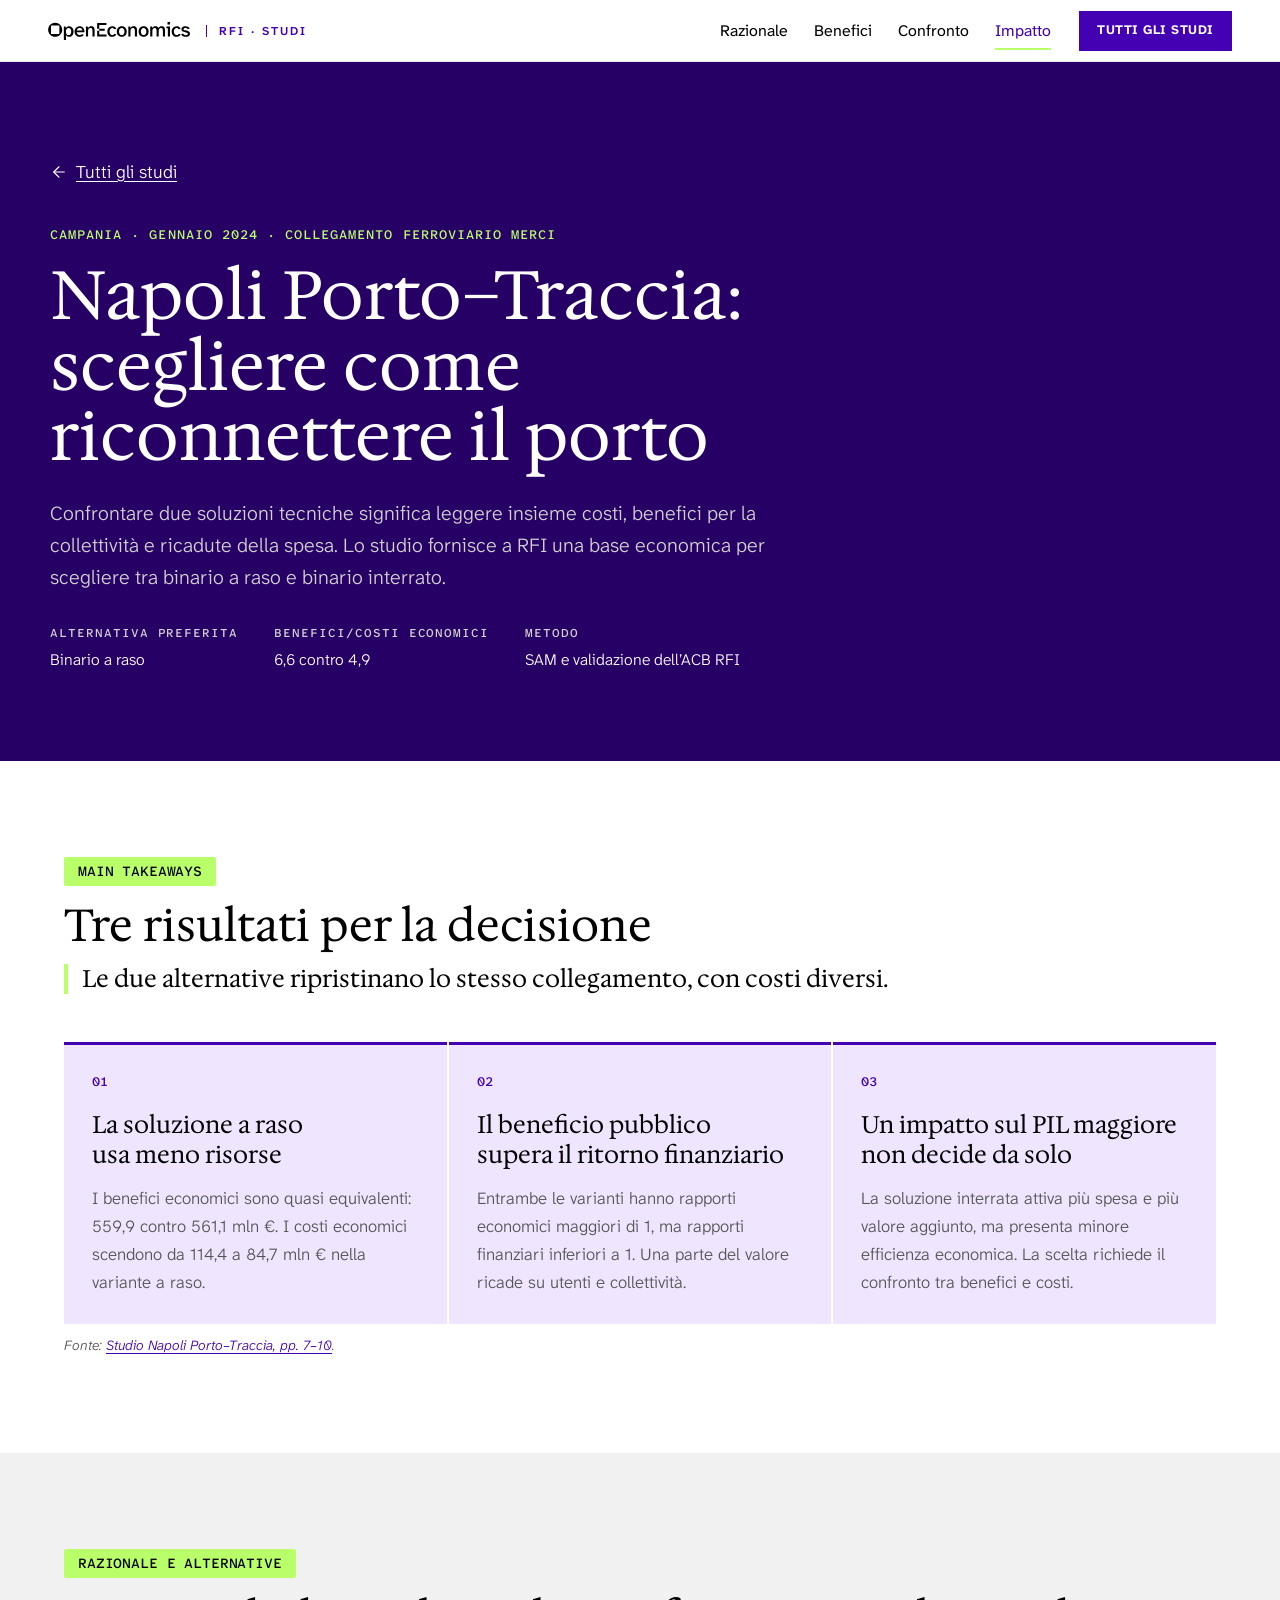
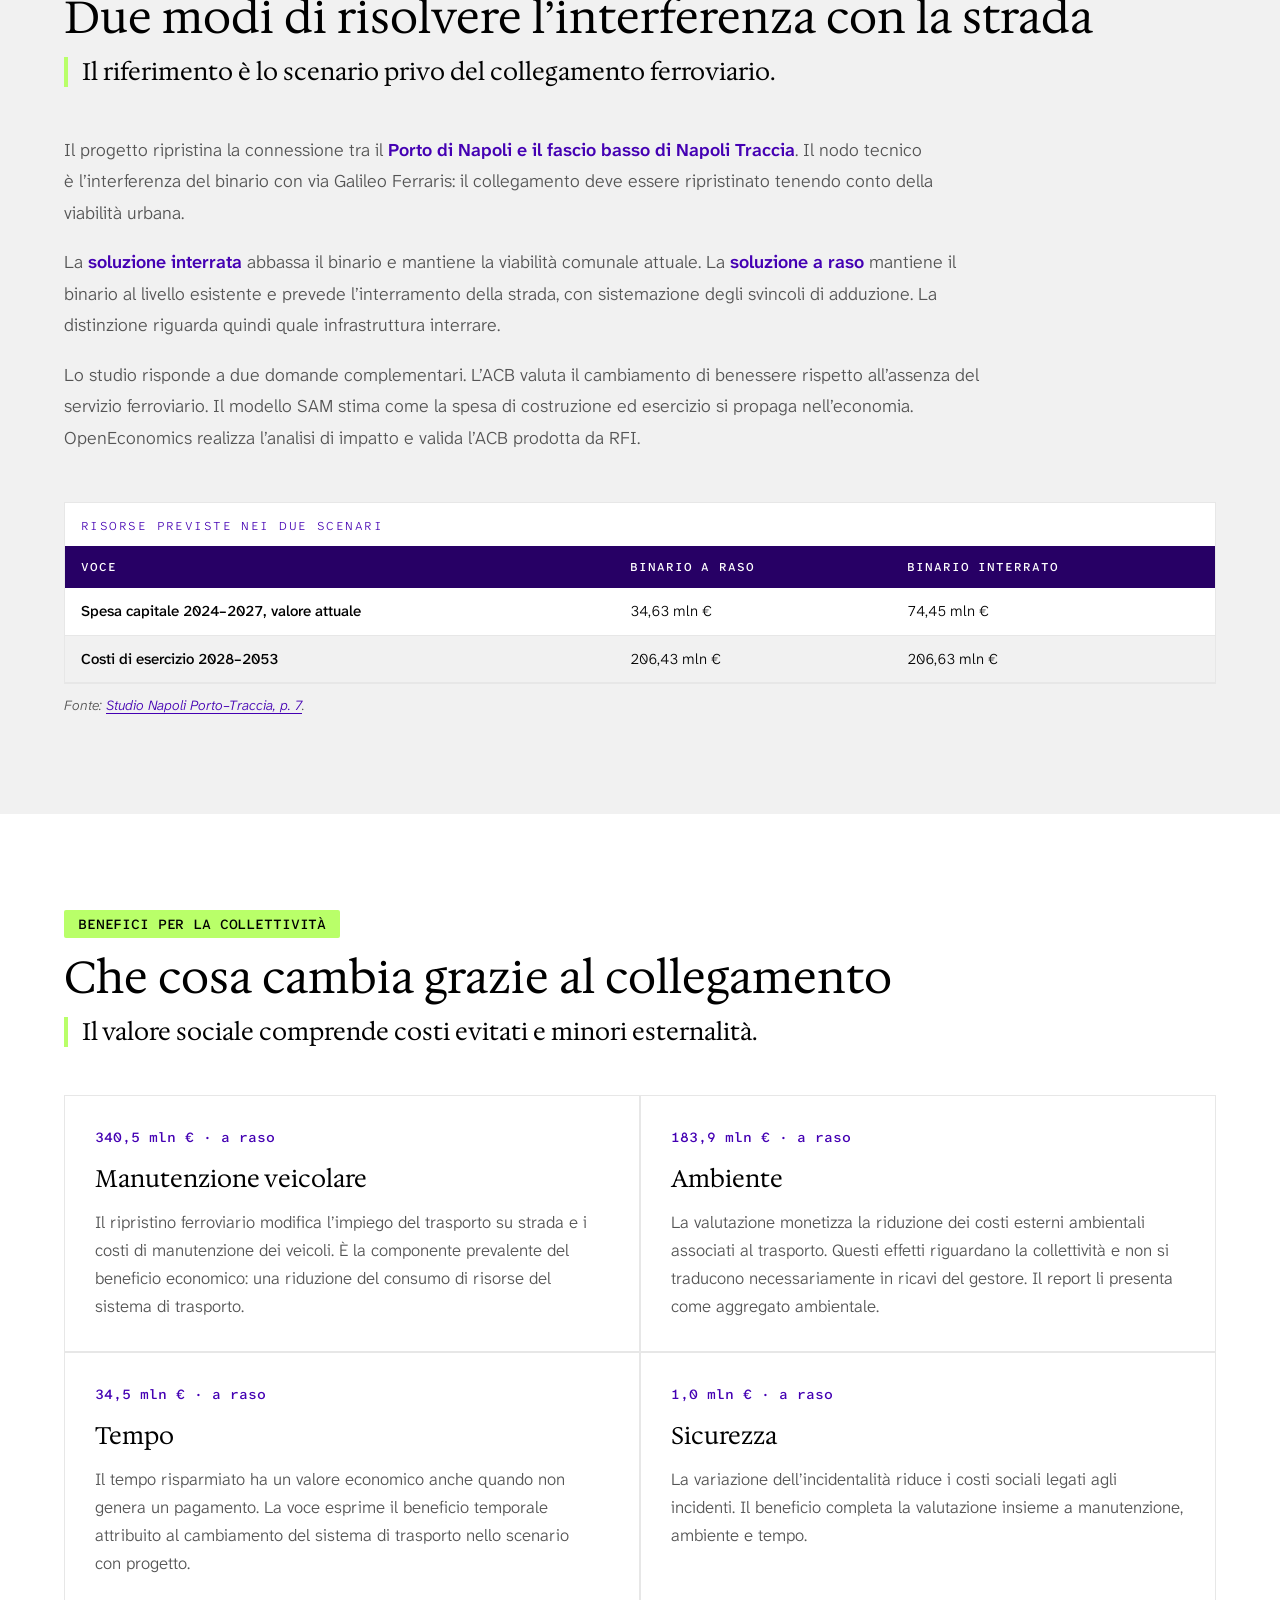
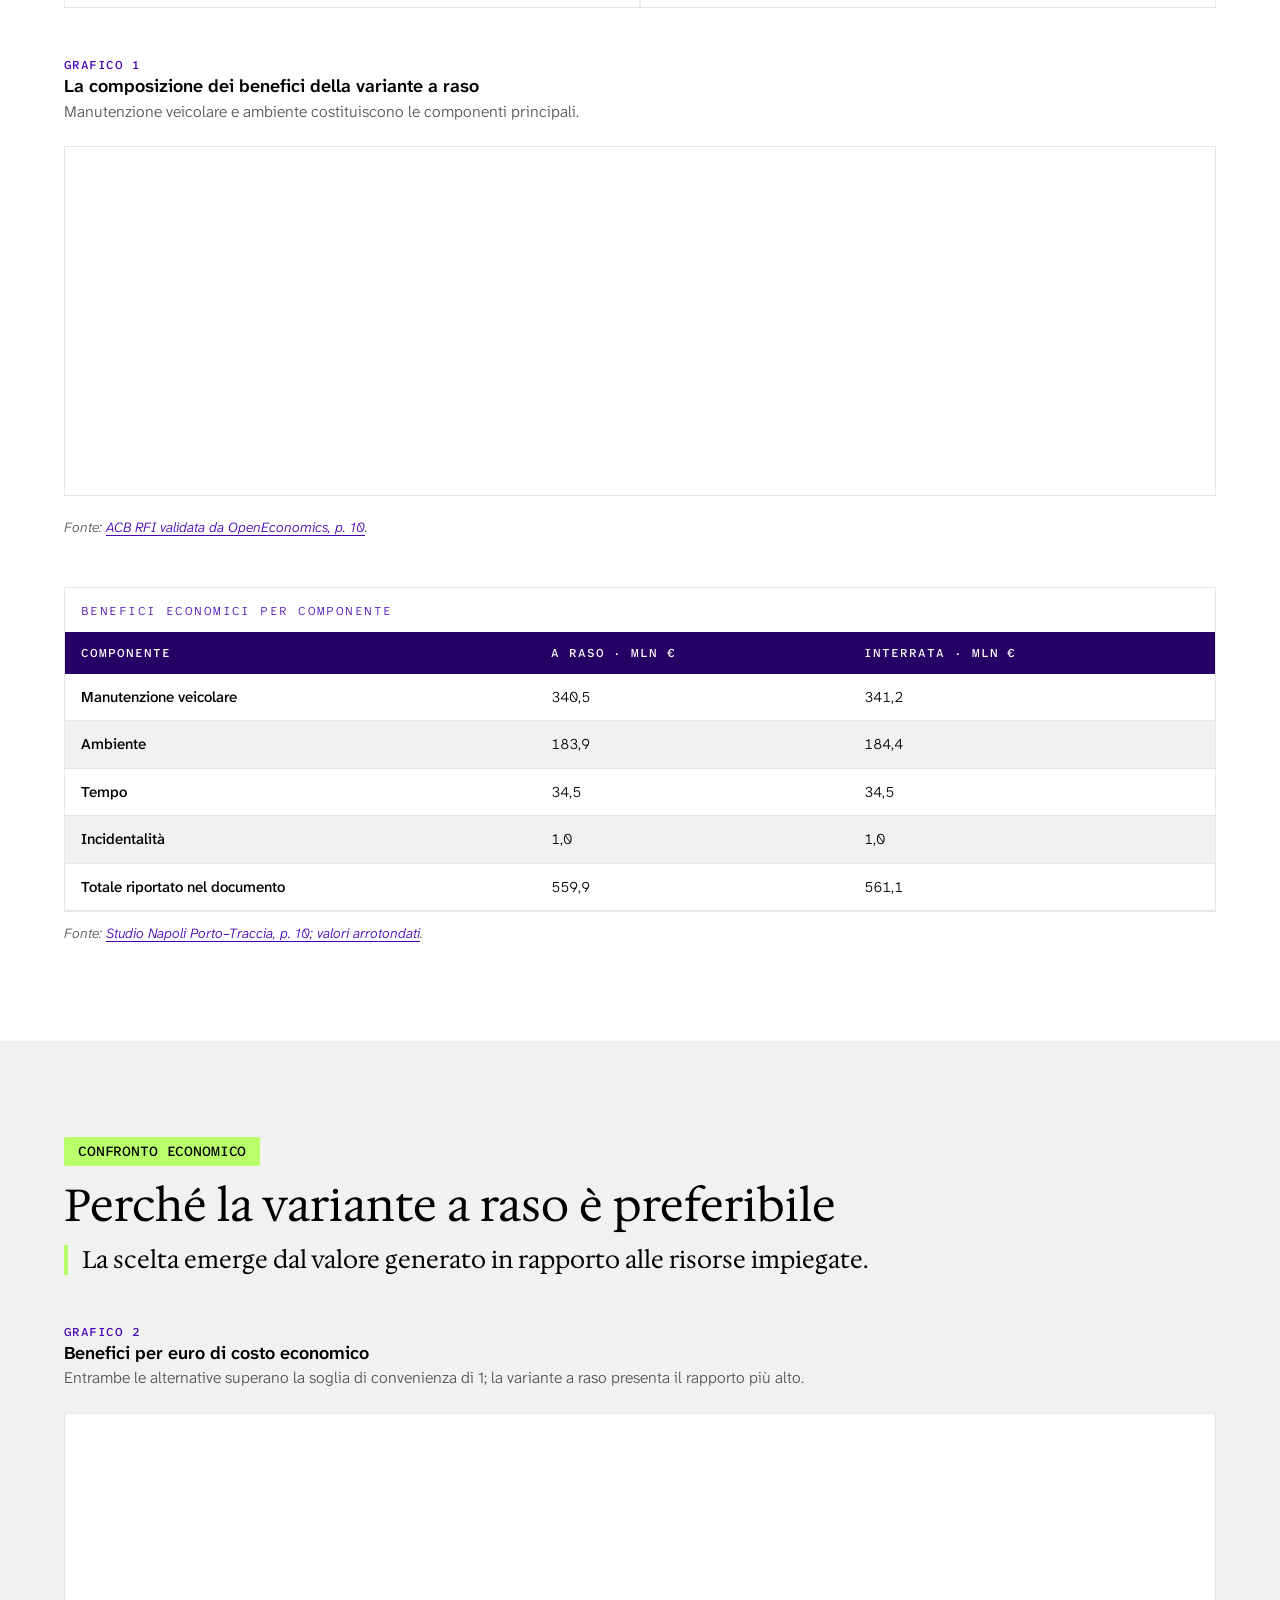
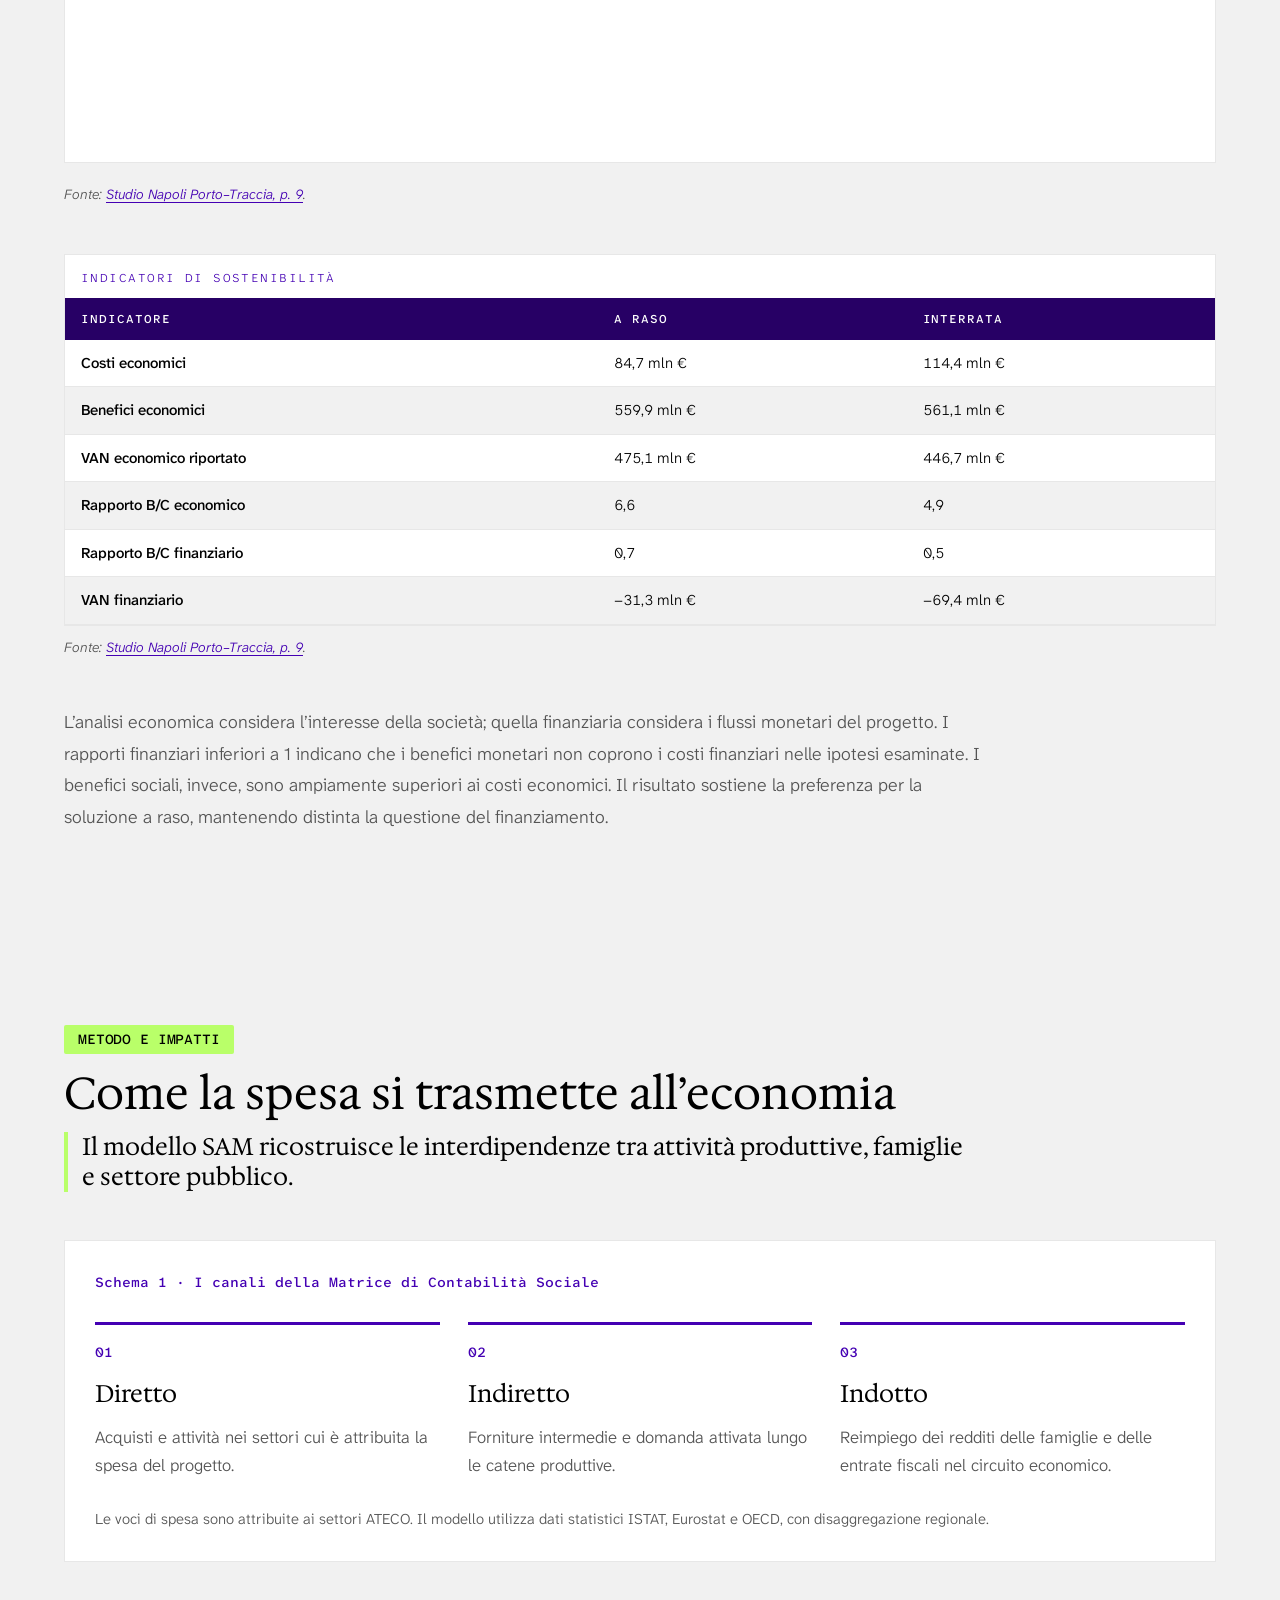
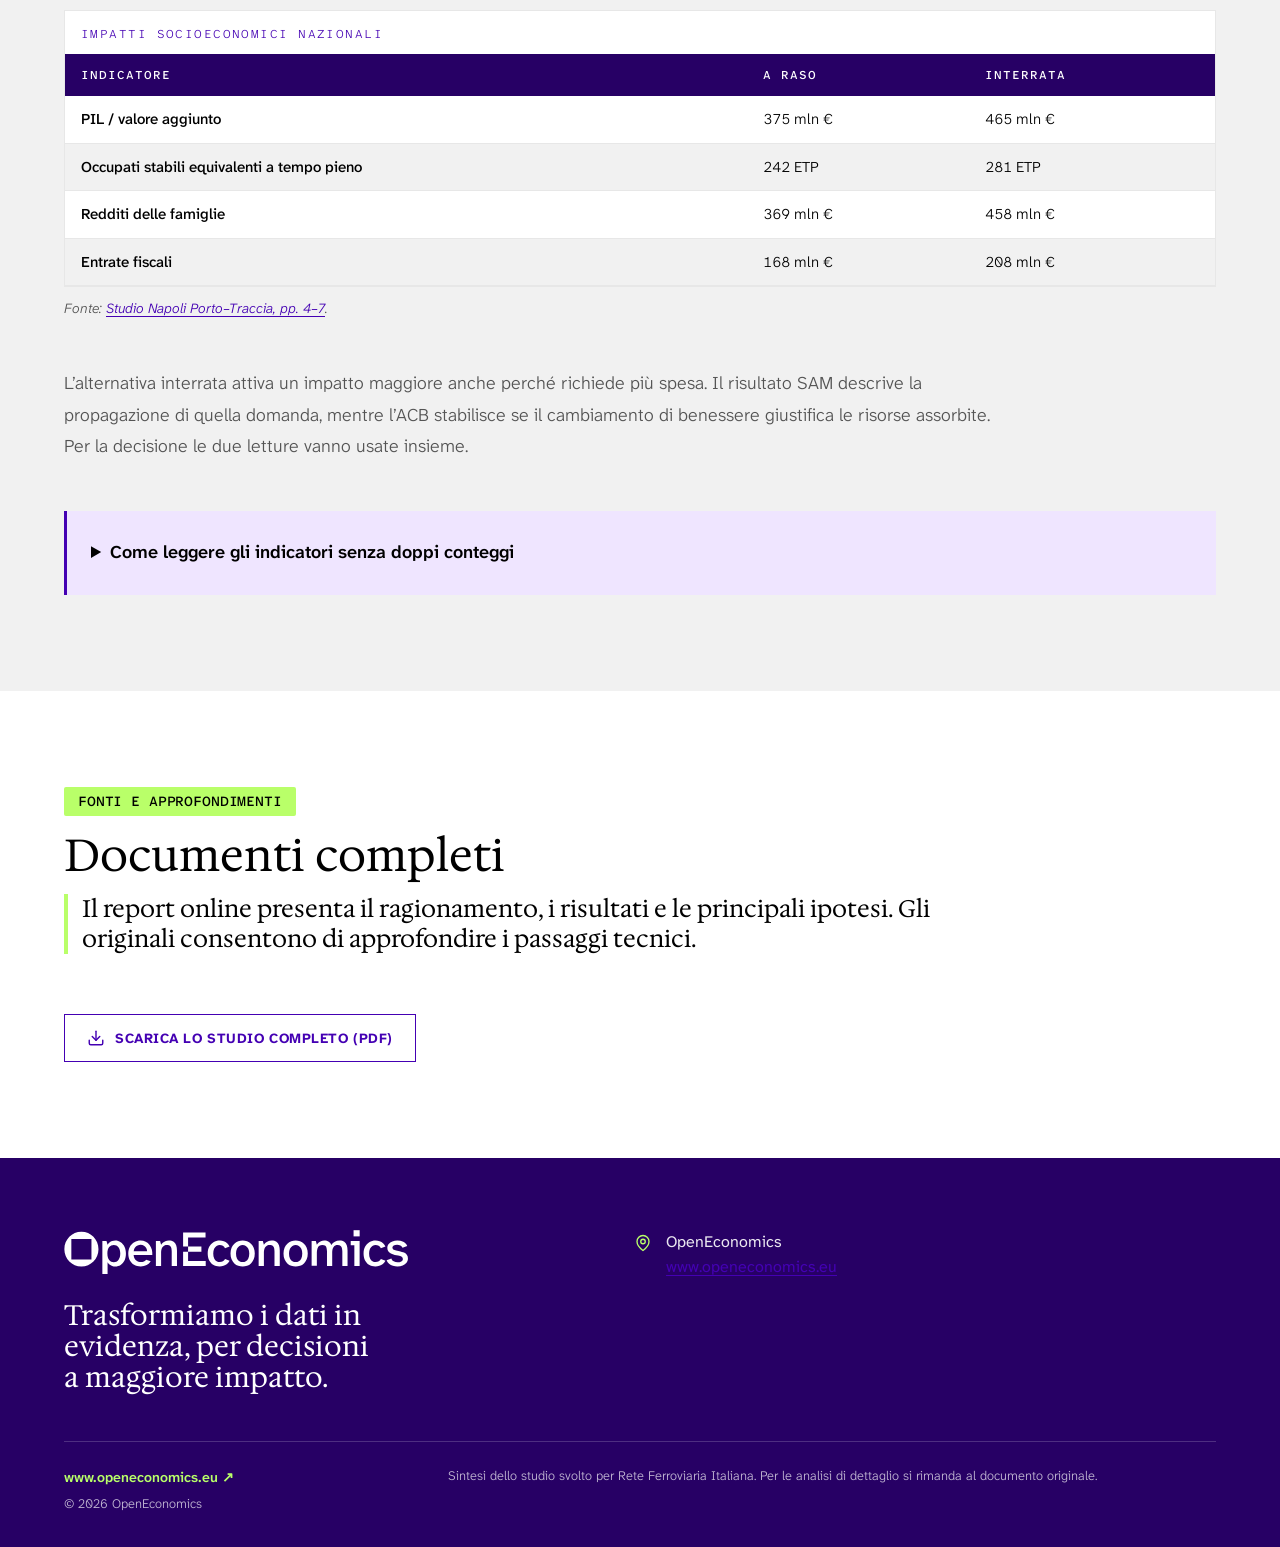
<file: report-napoli-porto-traccia.html>
<!doctype html><html lang="it"><head><meta charset="utf-8"><meta name="viewport" content="width=device-width, initial-scale=1"><meta name="description" content="Sintesi dello studio di impatto socioeconomico Napoli Porto-Traccia svolto per RFI."><title>Napoli Porto–Traccia | OpenEconomics</title><link rel="icon" type="image/png" href="assets/icons/favicon-black.png"><link rel="stylesheet" href="assets/oe-tokens.css"><link rel="stylesheet" href="assets/oe-base.css"><link rel="stylesheet" href="assets/nav.css"><link rel="stylesheet" href="assets/footer.css"><link rel="stylesheet" href="assets/oe-components.css"><link rel="stylesheet" href="assets/site.css"><link rel="stylesheet" href="assets/report.css"><script src="assets/lucide-inline.js" defer></script><script src="assets/oe-page.js" defer></script><link rel="stylesheet" href="assets/report-detail.css?v=1"><script src="assets/vendor/chart.umd.js" defer></script><script src="assets/oe-charts.js" defer></script><script src="assets/report-charts.js" defer></script></head><body><a class="oe-skip" href="#main">Vai al contenuto</a><header><nav class="nav" aria-label="Principale"><a href="index.html" class="nav__logo-link"><img src="assets/logo/logo-black.svg" alt="OpenEconomics" class="nav__logo-img" width="142" height="18"><span class="nav__badge">RFI · Studi</span></a><ul class="nav__links"><li><a href="#razionale">Razionale</a></li><li><a href="#benefici">Benefici</a></li><li><a href="#risultati">Confronto</a></li><li><a href="#impatto">Impatto</a></li></ul><a class="nav__cta" href="index.html#studi"><span>Tutti gli studi</span></a><button class="nav__toggle" type="button" aria-expanded="false" aria-label="Apri il menu"><svg class="nav__icon-open" viewBox="0 0 24 24" aria-hidden="true"><path d="M4 6h16M4 12h16M4 18h16"/></svg><svg class="nav__icon-close" viewBox="0 0 24 24" aria-hidden="true"><path d="M18 6 6 18M6 6l12 12"/></svg></button></nav></header><main id="main">
<section class="report-hero" id="top"><a class="report-hero__back" href="index.html#studi"><i data-lucide="arrow-left"></i>Tutti gli studi</a><p class="report-hero__eyebrow">Campania · Gennaio 2024 · Collegamento ferroviario merci</p><h1>Napoli Porto–Traccia: scegliere come riconnettere il porto</h1><p class="report-hero__lead">Confrontare due soluzioni tecniche significa leggere insieme costi, benefici per la collettività e ricadute della spesa. Lo studio fornisce a RFI una base economica per scegliere tra binario a raso e binario interrato.</p><dl class="report-meta"><div><dt>Alternativa preferita</dt><dd>Binario a raso</dd></div><div><dt>Benefici/costi economici</dt><dd>6,6 contro 4,9</dd></div><div><dt>Metodo</dt><dd>SAM e validazione dell’ACB RFI</dd></div></dl></section><section class="oe-section " id="sintesi" aria-labelledby="t-sintesi"><div class="oe-section__inner report-body"><header class="oe-section-head"><span class="oe-chip">Main takeaways</span><h2 class="oe-section-head__title" id="t-sintesi">Tre risultati per la decisione</h2><p class="oe-section-head__lead">Le due alternative ripristinano lo stesso collegamento, con costi diversi.</p></header><ol class="takeaways"><li><h3>La soluzione a raso usa meno risorse</h3><p>I benefici economici sono quasi equivalenti: 559,9 contro 561,1 mln €. I costi economici scendono da 114,4 a 84,7 mln € nella variante a raso.</p></li><li><h3>Il beneficio pubblico supera il ritorno finanziario</h3><p>Entrambe le varianti hanno rapporti economici maggiori di 1, ma rapporti finanziari inferiori a 1. Una parte del valore ricade su utenti e collettività.</p></li><li><h3>Un impatto sul PIL maggiore non decide da solo</h3><p>La soluzione interrata attiva più spesa e più valore aggiunto, ma presenta minore efficienza economica. La scelta richiede il confronto tra benefici e costi.</p></li></ol><p class="oe-table-note report-source">Fonte: <a href="documenti/OE_RFI_Impatto%20Napoli%20Porto-Traccia_25012024_rev.pdf#page=7" target="_blank" rel="noopener">Studio Napoli Porto–Traccia, pp. 7–10</a>.</p></div></section><section class="oe-section oe-section--grey" id="razionale" aria-labelledby="t-razionale"><div class="oe-section__inner report-body"><header class="oe-section-head"><span class="oe-chip">Razionale e alternative</span><h2 class="oe-section-head__title" id="t-razionale">Due modi di risolvere l’interferenza con la strada</h2><p class="oe-section-head__lead">Il riferimento è lo scenario privo del collegamento ferroviario.</p></header><div class="oe-prose"><p>Il progetto ripristina la connessione tra il <strong>Porto di Napoli e il fascio basso di Napoli Traccia</strong>. Il nodo tecnico è l’interferenza del binario con via Galileo Ferraris: il collegamento deve essere ripristinato tenendo conto della viabilità urbana.</p><p>La <strong>soluzione interrata</strong> abbassa il binario e mantiene la viabilità comunale attuale. La <strong>soluzione a raso</strong> mantiene il binario al livello esistente e prevede l’interramento della strada, con sistemazione degli svincoli di adduzione. La distinzione riguarda quindi quale infrastruttura interrare.</p><p>Lo studio risponde a due domande complementari. L’ACB valuta il cambiamento di benessere rispetto all’assenza del servizio ferroviario. Il modello SAM stima come la spesa di costruzione ed esercizio si propaga nell’economia. OpenEconomics realizza l’analisi di impatto e valida l’ACB prodotta da RFI.</p></div><div class="oe-table-wrap"><table class="oe-table"><caption>Risorse previste nei due scenari</caption><thead><tr><th scope="col">Voce</th><th scope="col">Binario a raso</th><th scope="col">Binario interrato</th></tr></thead><tbody><tr><th scope="row">Spesa capitale 2024–2027, valore attuale</th><td>34,63 mln €</td><td>74,45 mln €</td></tr><tr><th scope="row">Costi di esercizio 2028–2053</th><td>206,43 mln €</td><td>206,63 mln €</td></tr></tbody></table></div><p class="oe-table-note report-source">Fonte: <a href="documenti/OE_RFI_Impatto%20Napoli%20Porto-Traccia_25012024_rev.pdf#page=7" target="_blank" rel="noopener">Studio Napoli Porto–Traccia, p. 7</a>.</p></div></section><section class="oe-section " id="benefici" aria-labelledby="t-benefici"><div class="oe-section__inner report-body"><header class="oe-section-head"><span class="oe-chip">Benefici per la collettività</span><h2 class="oe-section-head__title" id="t-benefici">Che cosa cambia grazie al collegamento</h2><p class="oe-section-head__lead">Il valore sociale comprende costi evitati e minori esternalità.</p></header><div class="benefit-grid"><article class="benefit"><p class="benefit__value">340,5 mln € · a raso</p><h3>Manutenzione veicolare</h3><p>Il ripristino ferroviario modifica l’impiego del trasporto su strada e i costi di manutenzione dei veicoli. È la componente prevalente del beneficio economico: una riduzione del consumo di risorse del sistema di trasporto.</p></article><article class="benefit"><p class="benefit__value">183,9 mln € · a raso</p><h3>Ambiente</h3><p>La valutazione monetizza la riduzione dei costi esterni ambientali associati al trasporto. Questi effetti riguardano la collettività e non si traducono necessariamente in ricavi del gestore. Il report li presenta come aggregato ambientale.</p></article><article class="benefit"><p class="benefit__value">34,5 mln € · a raso</p><h3>Tempo</h3><p>Il tempo risparmiato ha un valore economico anche quando non genera un pagamento. La voce esprime il beneficio temporale attribuito al cambiamento del sistema di trasporto nello scenario con progetto.</p></article><article class="benefit"><p class="benefit__value">1,0 mln € · a raso</p><h3>Sicurezza</h3><p>La variazione dell’incidentalità riduce i costi sociali legati agli incidenti. Il beneficio completa la valutazione insieme a manutenzione, ambiente e tempo.</p></article></div><figure class="oe-figure report-chart"><figcaption><p class="oe-figure__label">Grafico 1</p><h3 class="oe-figure__title">La composizione dei benefici della variante a raso</h3><p class="oe-figure__text">Manutenzione veicolare e ambiente costituiscono le componenti principali.</p></figcaption><div class="oe-figure__chart" style="--h:350px" hidden><canvas id="napoli-benefici" role="img" aria-label="La composizione dei benefici della variante a raso"></canvas></div><p class="chart-fallback">I valori del grafico sono consultabili anche nelle tabelle e nel testo della sezione.</p><p class="oe-table-note report-source">Fonte: <a href="documenti/OE_RFI_Impatto%20Napoli%20Porto-Traccia_25012024_rev.pdf#page=10" target="_blank" rel="noopener">ACB RFI validata da OpenEconomics, p. 10</a>.</p></figure><div class="oe-table-wrap"><table class="oe-table"><caption>Benefici economici per componente</caption><thead><tr><th scope="col">Componente</th><th scope="col">A raso · mln €</th><th scope="col">Interrata · mln €</th></tr></thead><tbody><tr><th scope="row">Manutenzione veicolare</th><td>340,5</td><td>341,2</td></tr><tr><th scope="row">Ambiente</th><td>183,9</td><td>184,4</td></tr><tr><th scope="row">Tempo</th><td>34,5</td><td>34,5</td></tr><tr><th scope="row">Incidentalità</th><td>1,0</td><td>1,0</td></tr><tr><th scope="row">Totale riportato nel documento</th><td>559,9</td><td>561,1</td></tr></tbody></table></div><p class="oe-table-note report-source">Fonte: <a href="documenti/OE_RFI_Impatto%20Napoli%20Porto-Traccia_25012024_rev.pdf#page=10" target="_blank" rel="noopener">Studio Napoli Porto–Traccia, p. 10; valori arrotondati</a>.</p></div></section><section class="oe-section oe-section--grey" id="risultati" aria-labelledby="t-risultati"><div class="oe-section__inner report-body"><header class="oe-section-head"><span class="oe-chip">Confronto economico</span><h2 class="oe-section-head__title" id="t-risultati">Perché la variante a raso è preferibile</h2><p class="oe-section-head__lead">La scelta emerge dal valore generato in rapporto alle risorse impiegate.</p></header><figure class="oe-figure report-chart"><figcaption><p class="oe-figure__label">Grafico 2</p><h3 class="oe-figure__title">Benefici per euro di costo economico</h3><p class="oe-figure__text">Entrambe le alternative superano la soglia di convenienza di 1; la variante a raso presenta il rapporto più alto.</p></figcaption><div class="oe-figure__chart" style="--h:350px" hidden><canvas id="napoli-bc" role="img" aria-label="Benefici per euro di costo economico"></canvas></div><p class="chart-fallback">I valori del grafico sono consultabili anche nelle tabelle e nel testo della sezione.</p><p class="oe-table-note report-source">Fonte: <a href="documenti/OE_RFI_Impatto%20Napoli%20Porto-Traccia_25012024_rev.pdf#page=9" target="_blank" rel="noopener">Studio Napoli Porto–Traccia, p. 9</a>.</p></figure><div class="oe-table-wrap"><table class="oe-table"><caption>Indicatori di sostenibilità</caption><thead><tr><th scope="col">Indicatore</th><th scope="col">A raso</th><th scope="col">Interrata</th></tr></thead><tbody><tr><th scope="row">Costi economici</th><td>84,7 mln €</td><td>114,4 mln €</td></tr><tr><th scope="row">Benefici economici</th><td>559,9 mln €</td><td>561,1 mln €</td></tr><tr><th scope="row">VAN economico riportato</th><td>475,1 mln €</td><td>446,7 mln €</td></tr><tr><th scope="row">Rapporto B/C economico</th><td>6,6</td><td>4,9</td></tr><tr><th scope="row">Rapporto B/C finanziario</th><td>0,7</td><td>0,5</td></tr><tr><th scope="row">VAN finanziario</th><td>−31,3 mln €</td><td>−69,4 mln €</td></tr></tbody></table></div><p class="oe-table-note report-source">Fonte: <a href="documenti/OE_RFI_Impatto%20Napoli%20Porto-Traccia_25012024_rev.pdf#page=9" target="_blank" rel="noopener">Studio Napoli Porto–Traccia, p. 9</a>.</p><div class="oe-prose"><p>L’analisi economica considera l’interesse della società; quella finanziaria considera i flussi monetari del progetto. I rapporti finanziari inferiori a 1 indicano che i benefici monetari non coprono i costi finanziari nelle ipotesi esaminate. I benefici sociali, invece, sono ampiamente superiori ai costi economici. Il risultato sostiene la preferenza per la soluzione a raso, mantenendo distinta la questione del finanziamento.</p></div></div></section><section class="oe-section oe-section--grey" id="impatto" aria-labelledby="t-impatto"><div class="oe-section__inner report-body"><header class="oe-section-head"><span class="oe-chip">Metodo e impatti</span><h2 class="oe-section-head__title" id="t-impatto">Come la spesa si trasmette all’economia</h2><p class="oe-section-head__lead">Il modello SAM ricostruisce le interdipendenze tra attività produttive, famiglie e settore pubblico.</p></header><figure class="report-flow"><figcaption>Schema 1 · I canali della Matrice di Contabilità Sociale</figcaption><ol><li><span>01</span><h3>Diretto</h3><p>Acquisti e attività nei settori cui è attribuita la spesa del progetto.</p></li><li><span>02</span><h3>Indiretto</h3><p>Forniture intermedie e domanda attivata lungo le catene produttive.</p></li><li><span>03</span><h3>Indotto</h3><p>Reimpiego dei redditi delle famiglie e delle entrate fiscali nel circuito economico.</p></li></ol><p class="flow-caption">Le voci di spesa sono attribuite ai settori ATECO. Il modello utilizza dati statistici ISTAT, Eurostat e OECD, con disaggregazione regionale.</p></figure><div class="oe-table-wrap"><table class="oe-table"><caption>Impatti socioeconomici nazionali</caption><thead><tr><th scope="col">Indicatore</th><th scope="col">A raso</th><th scope="col">Interrata</th></tr></thead><tbody><tr><th scope="row">PIL / valore aggiunto</th><td>375 mln €</td><td>465 mln €</td></tr><tr><th scope="row">Occupati stabili equivalenti a tempo pieno</th><td>242 ETP</td><td>281 ETP</td></tr><tr><th scope="row">Redditi delle famiglie</th><td>369 mln €</td><td>458 mln €</td></tr><tr><th scope="row">Entrate fiscali</th><td>168 mln €</td><td>208 mln €</td></tr></tbody></table></div><p class="oe-table-note report-source">Fonte: <a href="documenti/OE_RFI_Impatto%20Napoli%20Porto-Traccia_25012024_rev.pdf#page=4" target="_blank" rel="noopener">Studio Napoli Porto–Traccia, pp. 4–7</a>.</p><div class="oe-prose"><p>L’alternativa interrata attiva un impatto maggiore anche perché richiede più spesa. Il risultato SAM descrive la propagazione di quella domanda, mentre l’ACB stabilisce se il cambiamento di benessere giustifica le risorse assorbite. Per la decisione le due letture vanno usate insieme.</p></div><details class="method-note"><summary>Come leggere gli indicatori senza doppi conteggi</summary><div class="oe-prose"><p>PIL, redditi e gettito sono prospettive diverse dello stesso processo economico: non vanno sommati tra loro né aggiunti ai benefici dell’ACB. Gli ETP esprimono occupazione equivalente a tempo pieno secondo il report, non un numero di assunzioni nominative. Le tabelle conservano gli arrotondamenti del documento; possono quindi emergere piccoli scarti tra somme e totali.</p></div></details></div></section><section class="oe-section " id="fonti" aria-labelledby="t-fonti"><div class="oe-section__inner report-body"><header class="oe-section-head"><span class="oe-chip">Fonti e approfondimenti</span><h2 class="oe-section-head__title" id="t-fonti">Documenti completi</h2><p class="oe-section-head__lead">Il report online presenta il ragionamento, i risultati e le principali ipotesi. Gli originali consentono di approfondire i passaggi tecnici.</p></header><div class="report-downloads"><a class="oe-btn oe-btn--ghost source-link" href="documenti/OE_RFI_Impatto%20Napoli%20Porto-Traccia_25012024_rev.pdf" download><i data-lucide="download"></i>Scarica lo studio completo (PDF)</a></div></div></section>
</main><script type="application/json" id="report-chart-data">[{"id": "napoli-benefici", "kind": "doughnut", "labels": ["Manutenzione veicolare", "Ambiente", "Tempo", "Incidentalità"], "values": [340.5, 183.9, 34.5, 1.0], "unit": "mln €", "dec": 1, "signed": false}, {"id": "napoli-bc", "kind": "graduatoria", "labels": ["A raso", "Interrata"], "values": [6.6, 4.9], "unit": "", "dec": 1, "signed": false}]</script><footer class="footer"><div class="footer__top"><div class="footer__brand-block"><a href="https://www.openeconomics.eu" class="footer__logo-link"><img src="assets/logo/logo-white.svg" alt="OpenEconomics" class="footer__logo-img" width="442" height="56"></a><p class="footer__tagline">Trasformiamo i dati in evidenza, per decisioni a maggiore impatto.</p></div><div class="footer__office-grid"><div class="footer__office"><span class="footer__office-icon" aria-hidden="true"><svg viewBox="0 0 24 24"><path d="M20 10c0 6-8 12-8 12S4 16 4 10a8 8 0 0 1 16 0Z"/><circle cx="12" cy="10" r="3"/></svg></span><address>OpenEconomics<br><a href="https://www.openeconomics.eu">www.openeconomics.eu</a></address></div></div></div><div class="footer__rule"></div><div class="footer__bottom"><div class="footer__bottom-left"><a class="footer__site-link" href="https://www.openeconomics.eu" target="_blank" rel="noopener">www.openeconomics.eu <span aria-hidden="true">&#8599;</span></a><span>&copy; 2026 OpenEconomics</span></div><p class="footer__disclaimer">Sintesi dello studio svolto per Rete Ferroviaria Italiana. Per le analisi di dettaglio si rimanda al documento originale.</p></div></footer></body></html>
</file>
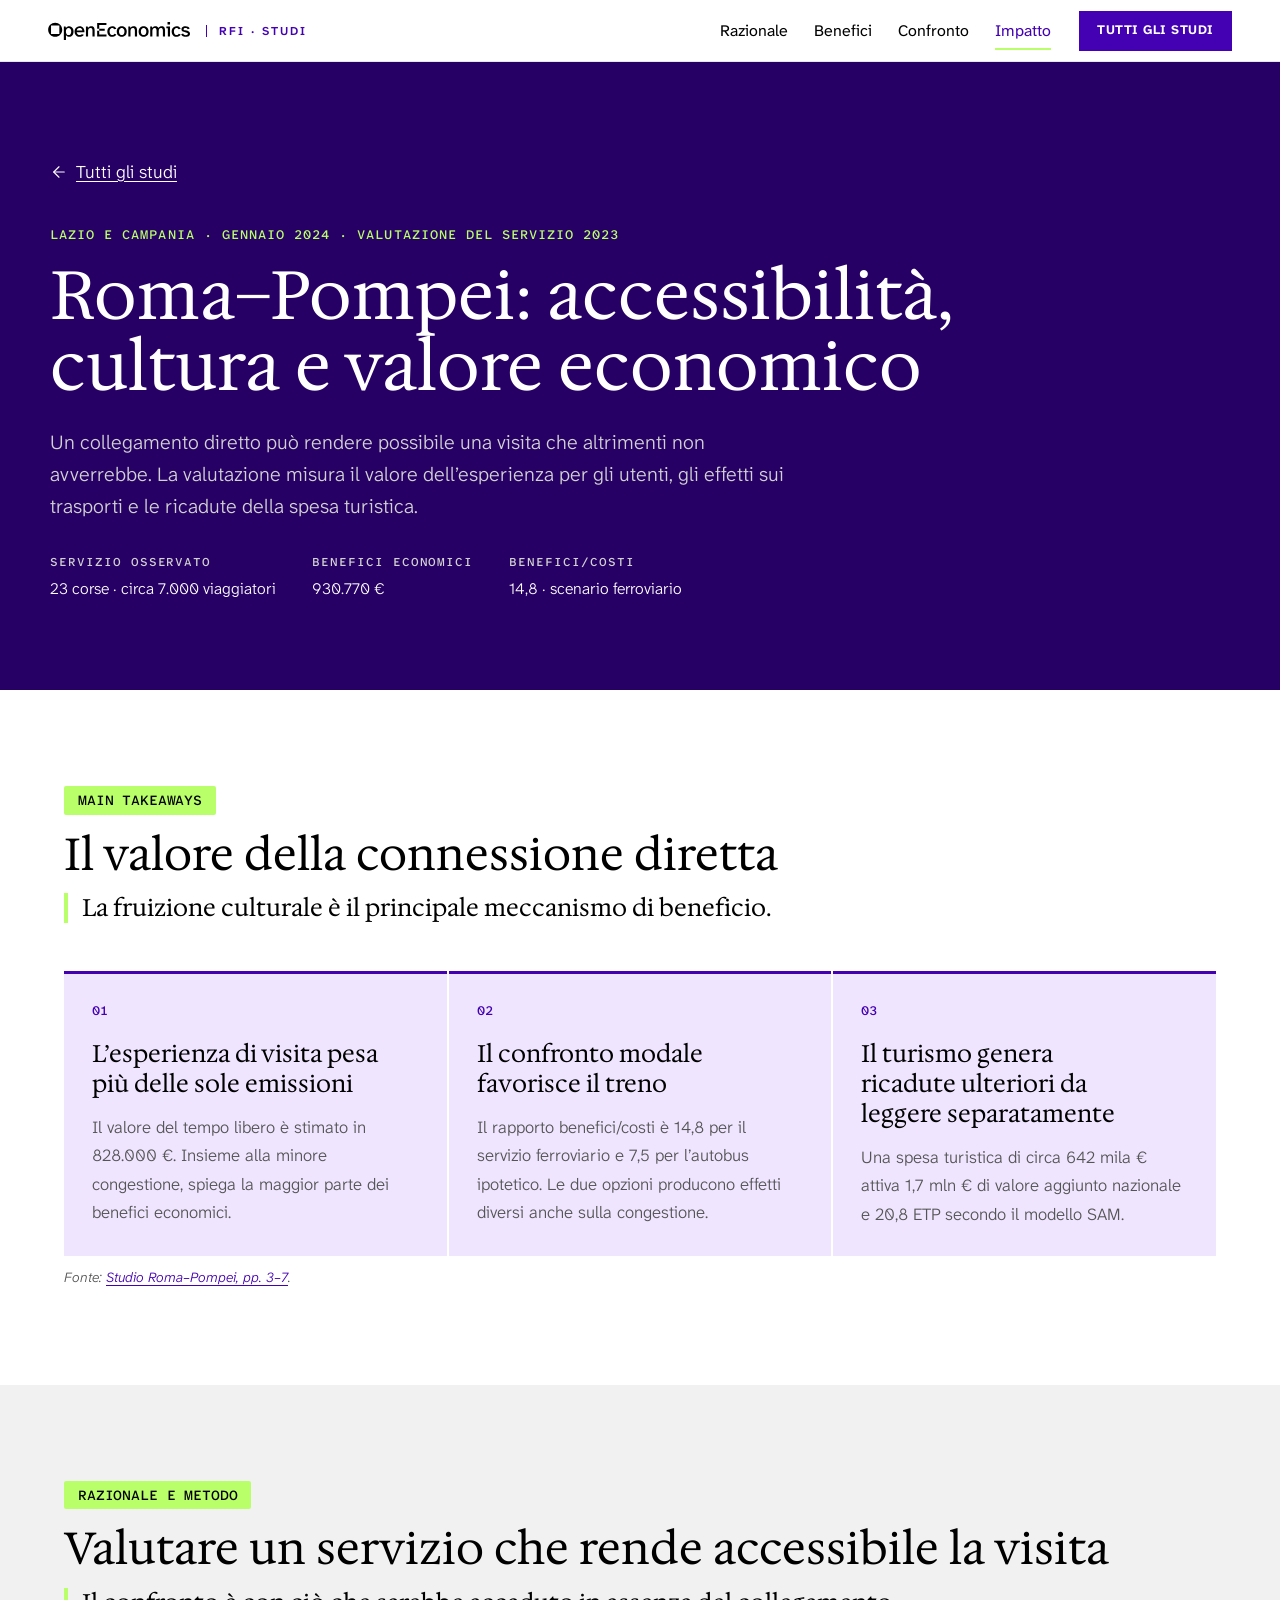
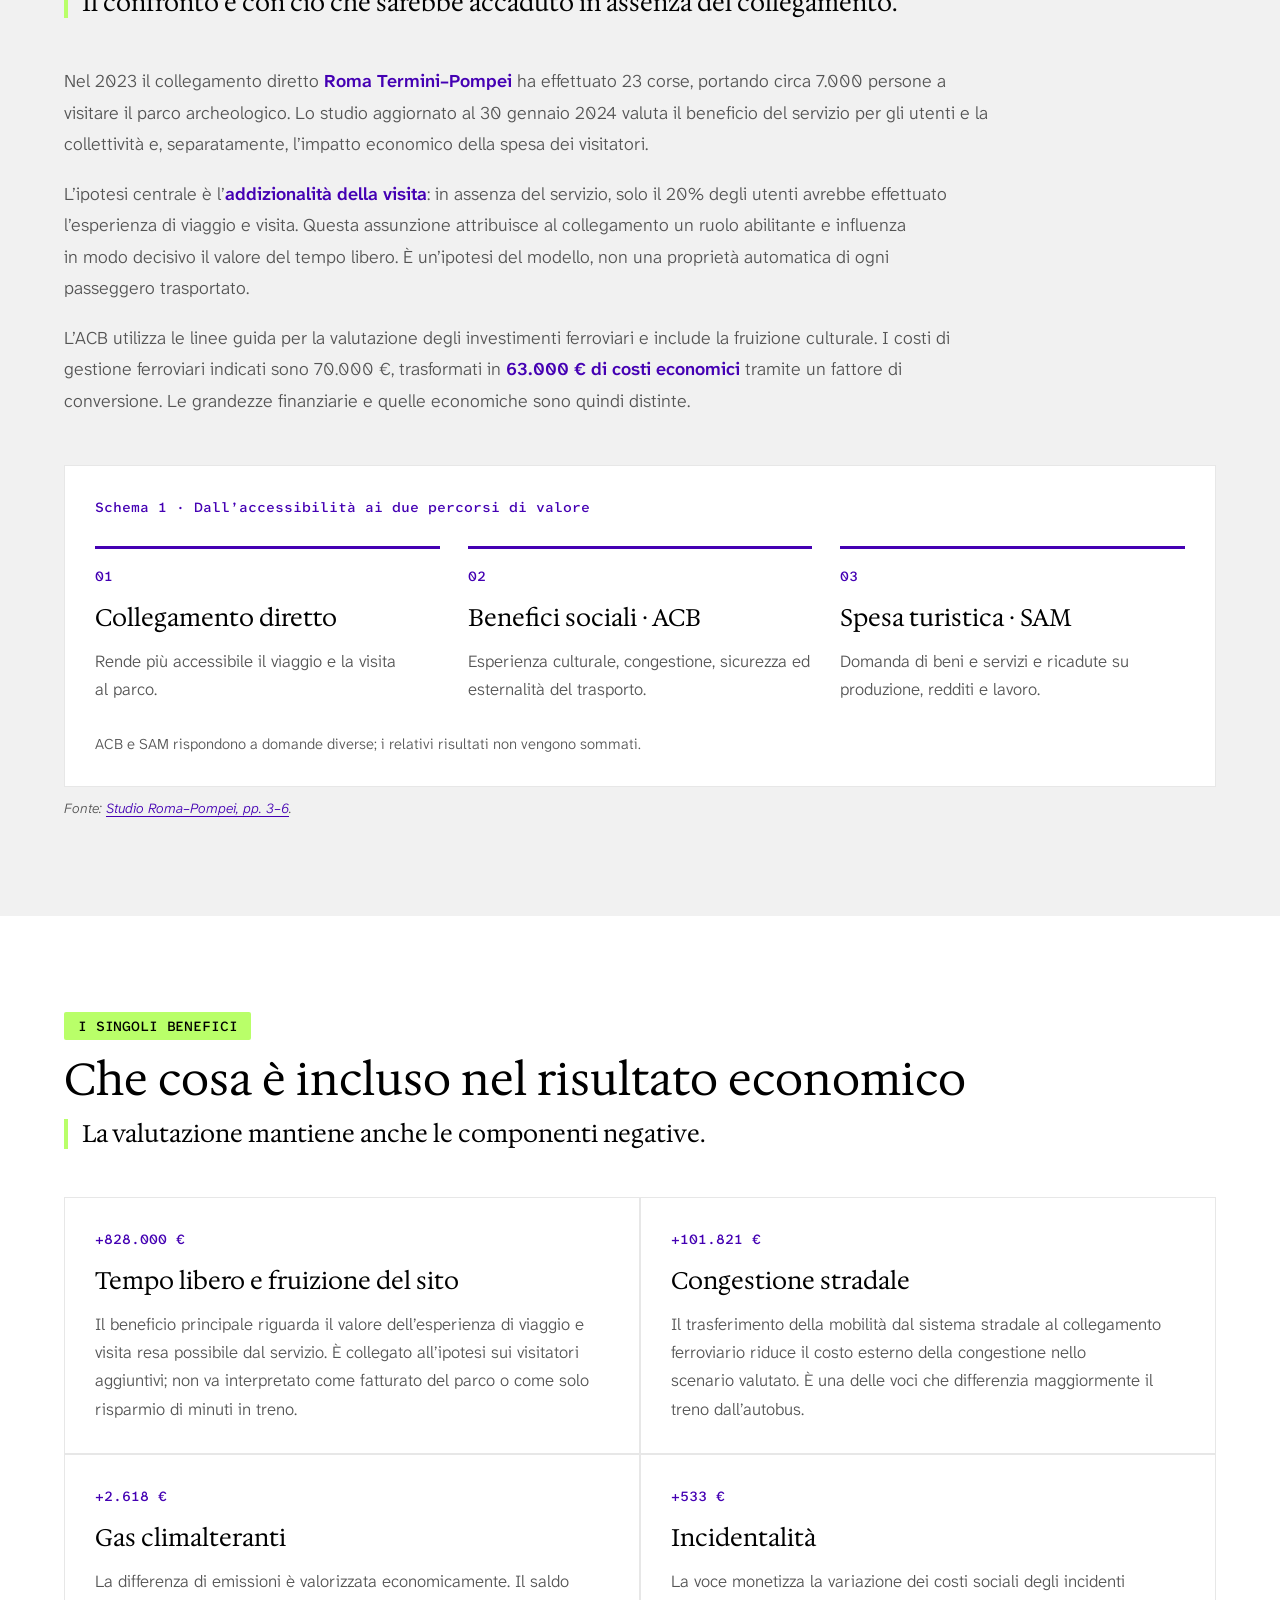
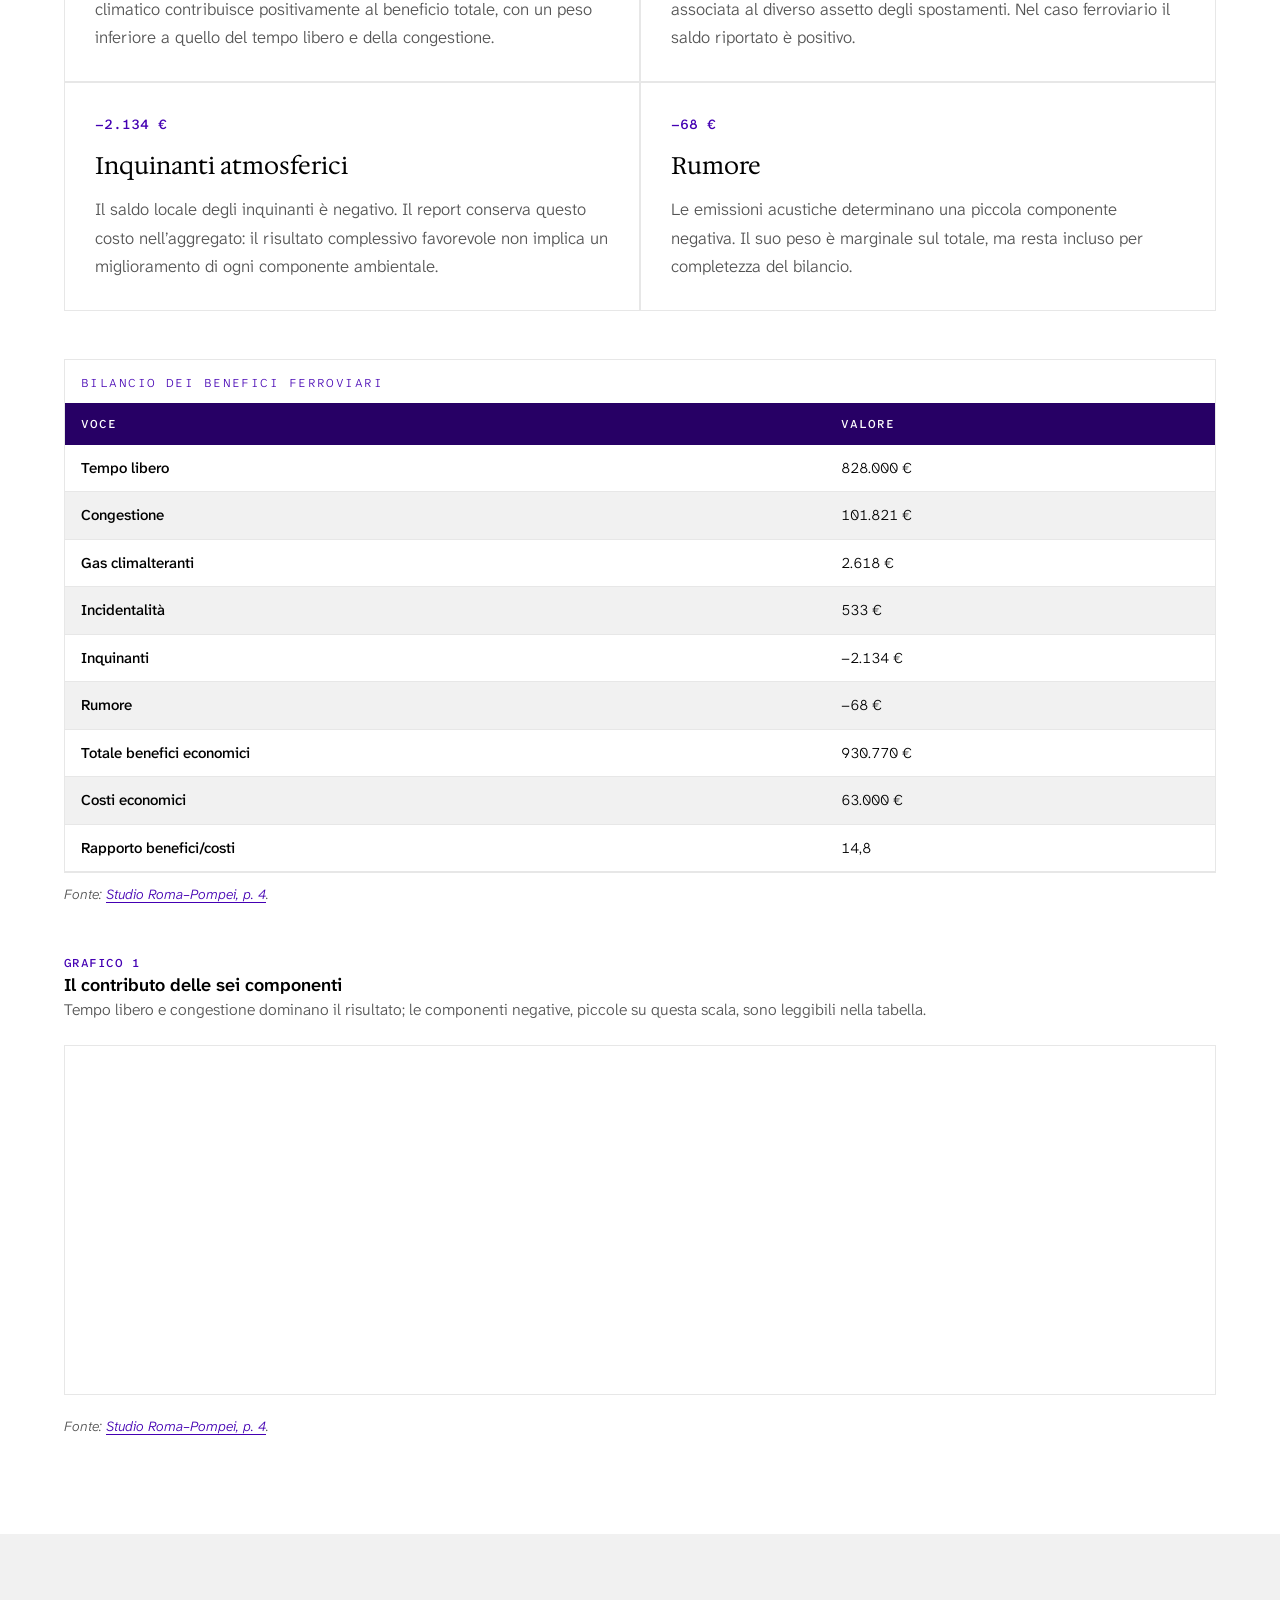
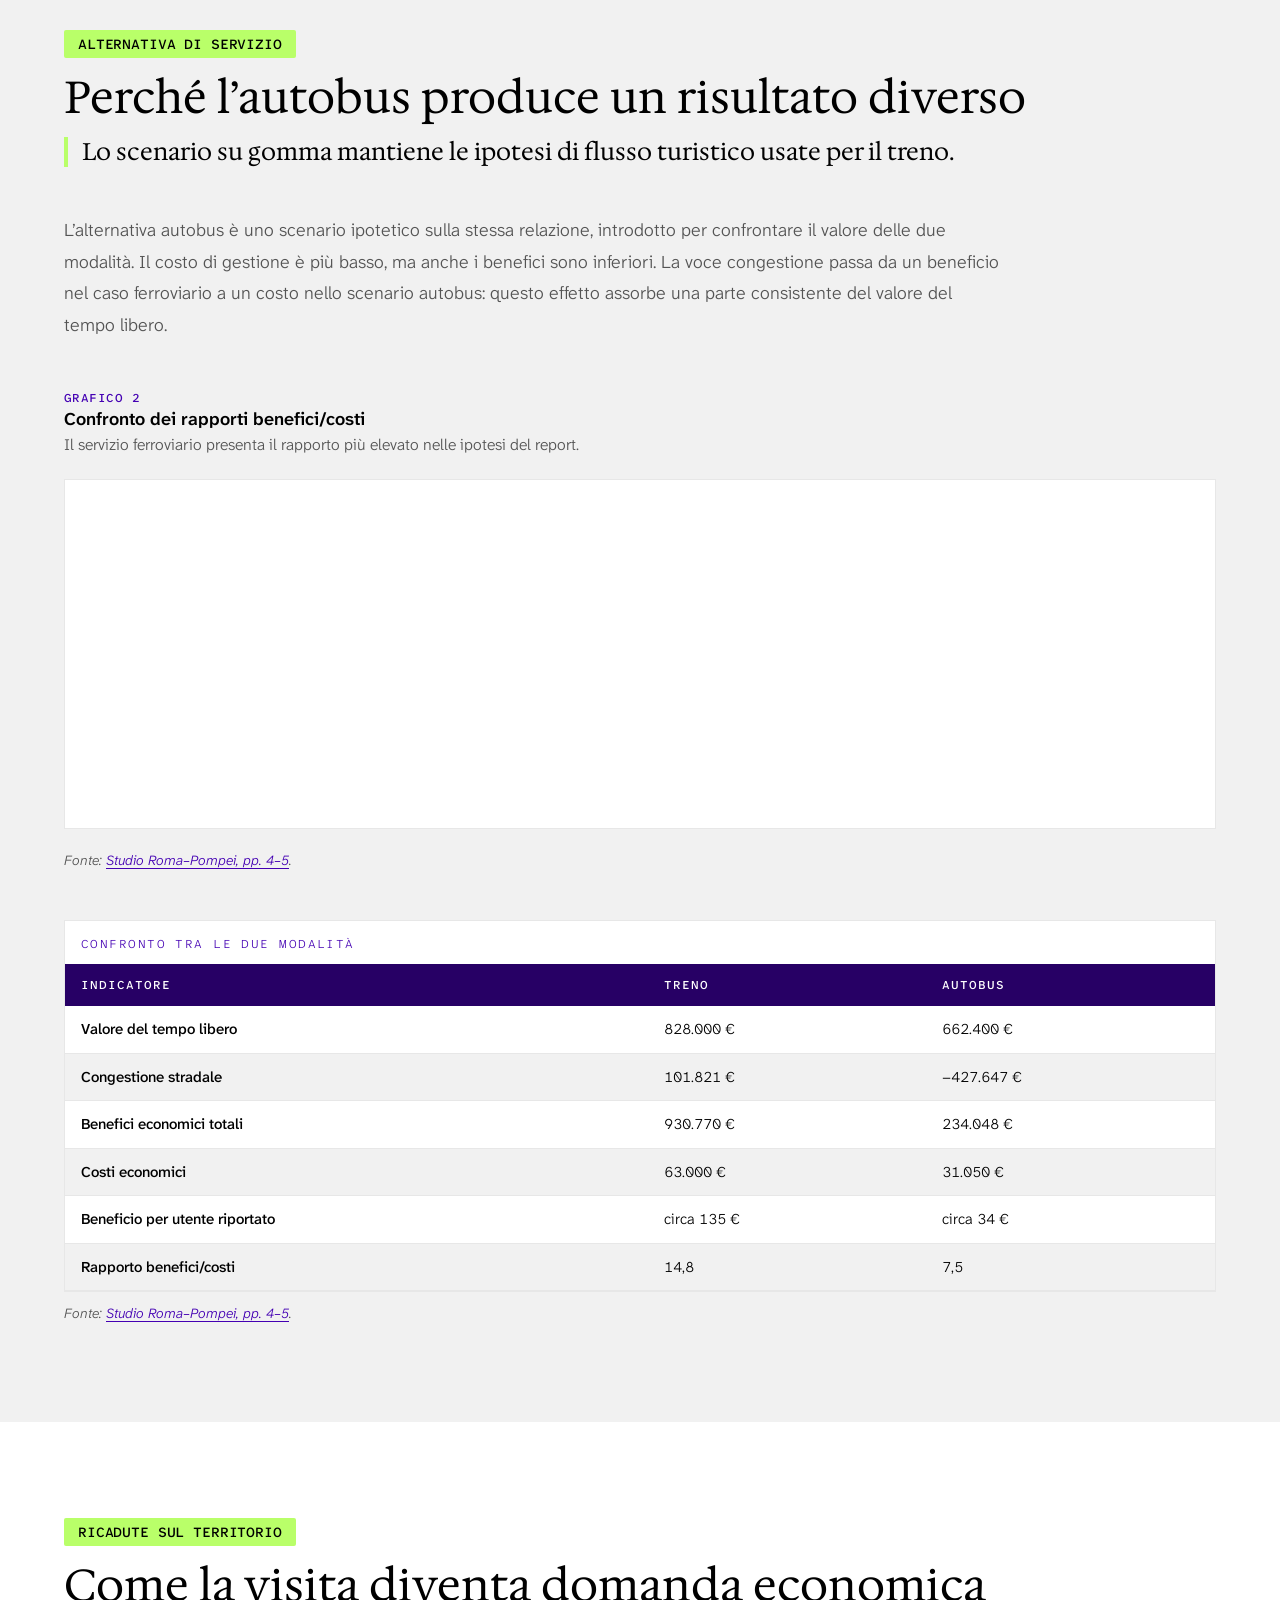
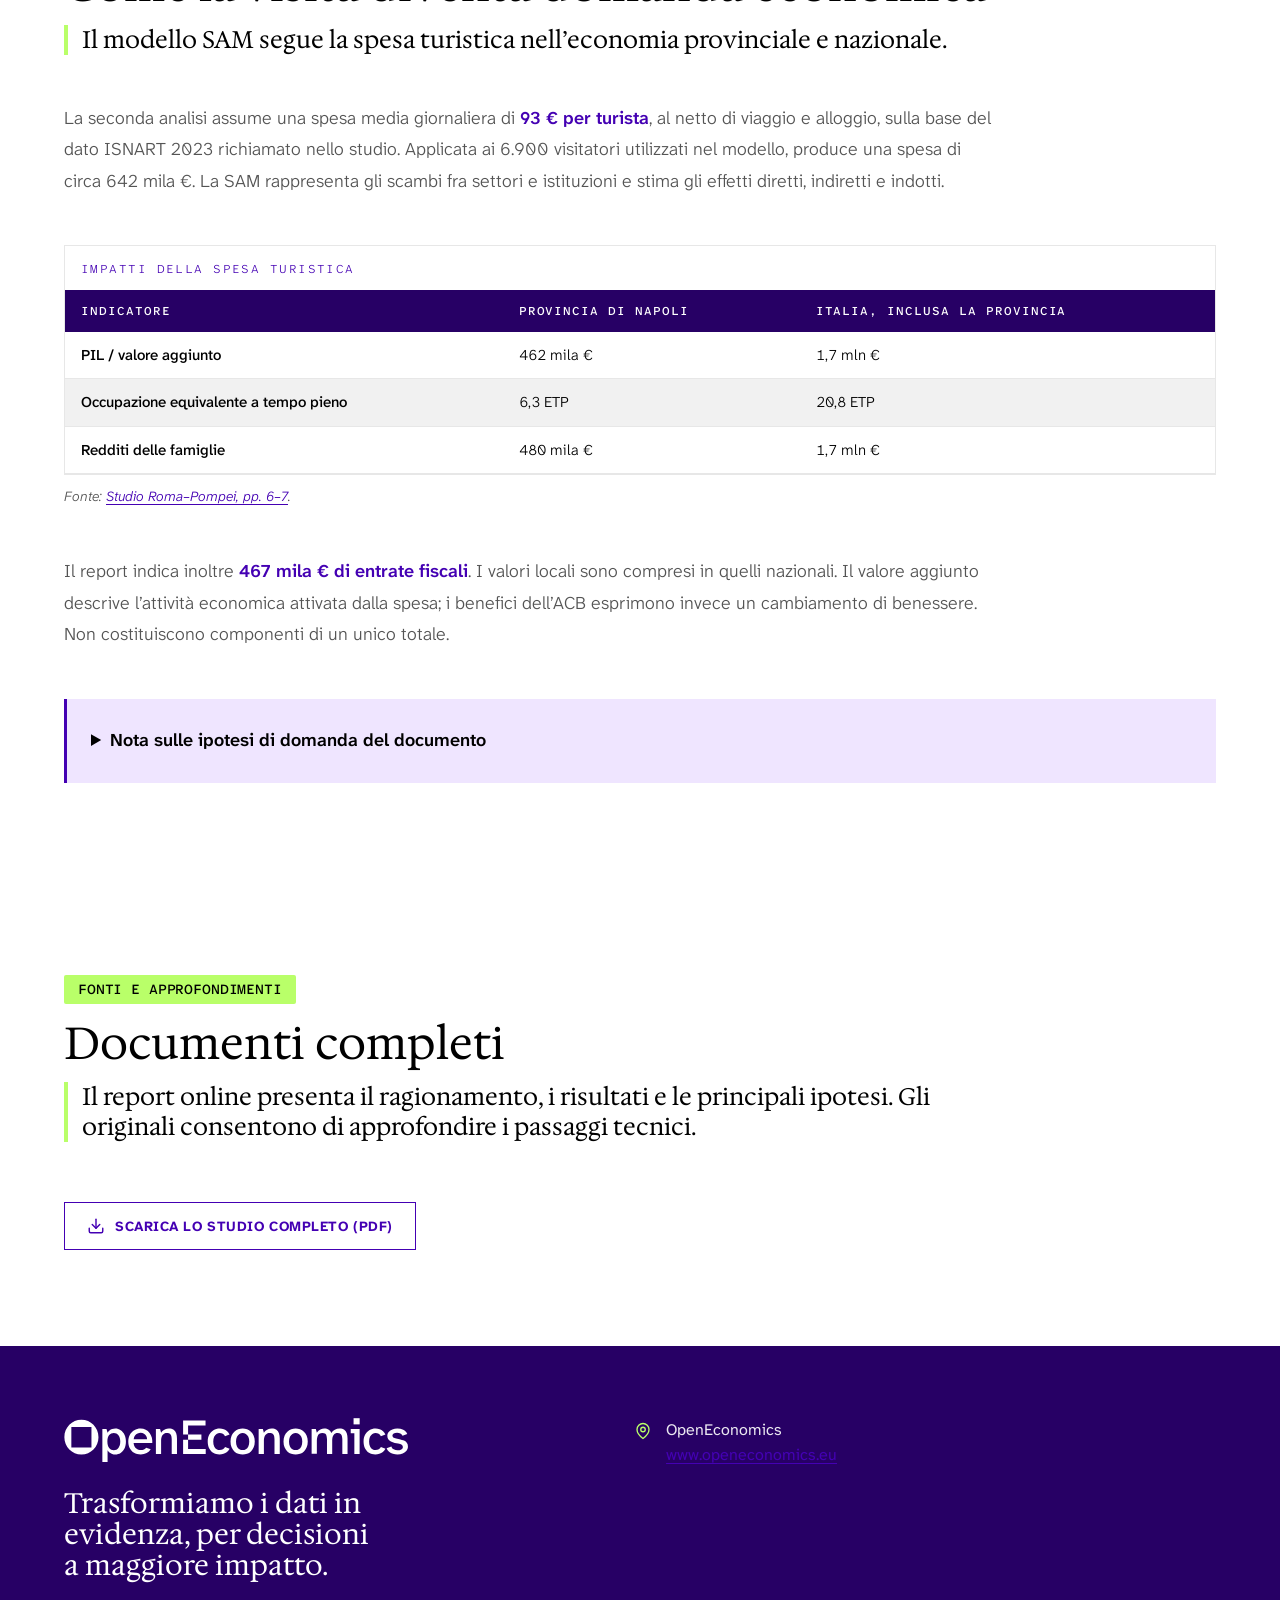
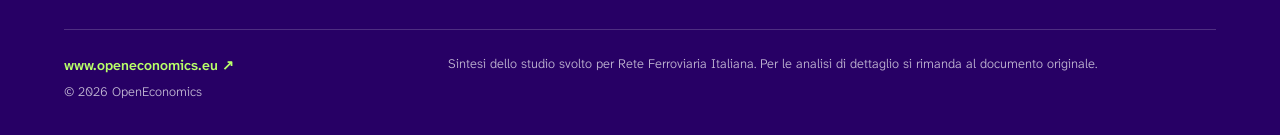
<file: report-roma-pompei.html>
<!doctype html><html lang="it"><head><meta charset="utf-8"><meta name="viewport" content="width=device-width, initial-scale=1"><meta name="description" content="Valutazione dei benefici socioeconomici del collegamento diretto ferroviario Roma-Pompei."><title>Collegamento diretto Roma–Pompei | OpenEconomics</title><link rel="icon" type="image/png" href="assets/icons/favicon-black.png"><link rel="stylesheet" href="assets/oe-tokens.css"><link rel="stylesheet" href="assets/oe-base.css"><link rel="stylesheet" href="assets/nav.css"><link rel="stylesheet" href="assets/footer.css"><link rel="stylesheet" href="assets/oe-components.css"><link rel="stylesheet" href="assets/site.css"><link rel="stylesheet" href="assets/report.css"><script src="assets/lucide-inline.js" defer></script><script src="assets/oe-page.js" defer></script><link rel="stylesheet" href="assets/report-detail.css?v=1"><script src="assets/vendor/chart.umd.js" defer></script><script src="assets/oe-charts.js" defer></script><script src="assets/report-charts.js" defer></script></head><body><a class="oe-skip" href="#main">Vai al contenuto</a><header><nav class="nav" aria-label="Principale"><a href="index.html" class="nav__logo-link"><img src="assets/logo/logo-black.svg" alt="OpenEconomics" class="nav__logo-img" width="142" height="18"><span class="nav__badge">RFI · Studi</span></a><ul class="nav__links"><li><a href="#razionale">Razionale</a></li><li><a href="#benefici">Benefici</a></li><li><a href="#confronto">Confronto</a></li><li><a href="#impatto">Impatto</a></li></ul><a class="nav__cta" href="index.html#studi"><span>Tutti gli studi</span></a><button class="nav__toggle" type="button" aria-expanded="false" aria-label="Apri il menu"><svg class="nav__icon-open" viewBox="0 0 24 24" aria-hidden="true"><path d="M4 6h16M4 12h16M4 18h16"/></svg><svg class="nav__icon-close" viewBox="0 0 24 24" aria-hidden="true"><path d="M18 6 6 18M6 6l12 12"/></svg></button></nav></header><main id="main">
<section class="report-hero" id="top"><a class="report-hero__back" href="index.html#studi"><i data-lucide="arrow-left"></i>Tutti gli studi</a><p class="report-hero__eyebrow">Lazio e Campania · Gennaio 2024 · Valutazione del servizio 2023</p><h1>Roma–Pompei: accessibilità, cultura e valore economico</h1><p class="report-hero__lead">Un collegamento diretto può rendere possibile una visita che altrimenti non avverrebbe. La valutazione misura il valore dell’esperienza per gli utenti, gli effetti sui trasporti e le ricadute della spesa turistica.</p><dl class="report-meta"><div><dt>Servizio osservato</dt><dd>23 corse · circa 7.000 viaggiatori</dd></div><div><dt>Benefici economici</dt><dd>930.770 €</dd></div><div><dt>Benefici/costi</dt><dd>14,8 · scenario ferroviario</dd></div></dl></section><section class="oe-section " id="sintesi" aria-labelledby="t-sintesi"><div class="oe-section__inner report-body"><header class="oe-section-head"><span class="oe-chip">Main takeaways</span><h2 class="oe-section-head__title" id="t-sintesi">Il valore della connessione diretta</h2><p class="oe-section-head__lead">La fruizione culturale è il principale meccanismo di beneficio.</p></header><ol class="takeaways"><li><h3>L’esperienza di visita pesa più delle sole emissioni</h3><p>Il valore del tempo libero è stimato in 828.000 €. Insieme alla minore congestione, spiega la maggior parte dei benefici economici.</p></li><li><h3>Il confronto modale favorisce il treno</h3><p>Il rapporto benefici/costi è 14,8 per il servizio ferroviario e 7,5 per l’autobus ipotetico. Le due opzioni producono effetti diversi anche sulla congestione.</p></li><li><h3>Il turismo genera ricadute ulteriori da leggere separatamente</h3><p>Una spesa turistica di circa 642 mila € attiva 1,7 mln € di valore aggiunto nazionale e 20,8 ETP secondo il modello SAM.</p></li></ol><p class="oe-table-note report-source">Fonte: <a href="documenti/OE_RFI_Impatto%20Roma%20Pompei_30012024.pdf#page=3" target="_blank" rel="noopener">Studio Roma–Pompei, pp. 3–7</a>.</p></div></section><section class="oe-section oe-section--grey" id="razionale" aria-labelledby="t-razionale"><div class="oe-section__inner report-body"><header class="oe-section-head"><span class="oe-chip">Razionale e metodo</span><h2 class="oe-section-head__title" id="t-razionale">Valutare un servizio che rende accessibile la visita</h2><p class="oe-section-head__lead">Il confronto è con ciò che sarebbe accaduto in assenza del collegamento.</p></header><div class="oe-prose"><p>Nel 2023 il collegamento diretto <strong>Roma Termini–Pompei</strong> ha effettuato 23 corse, portando circa 7.000 persone a visitare il parco archeologico. Lo studio aggiornato al 30 gennaio 2024 valuta il beneficio del servizio per gli utenti e la collettività e, separatamente, l’impatto economico della spesa dei visitatori.</p><p>L’ipotesi centrale è l’<strong>addizionalità della visita</strong>: in assenza del servizio, solo il 20% degli utenti avrebbe effettuato l’esperienza di viaggio e visita. Questa assunzione attribuisce al collegamento un ruolo abilitante e influenza in modo decisivo il valore del tempo libero. È un’ipotesi del modello, non una proprietà automatica di ogni passeggero trasportato.</p><p>L’ACB utilizza le linee guida per la valutazione degli investimenti ferroviari e include la fruizione culturale. I costi di gestione ferroviari indicati sono 70.000 €, trasformati in <strong>63.000 € di costi economici</strong> tramite un fattore di conversione. Le grandezze finanziarie e quelle economiche sono quindi distinte.</p></div><figure class="report-flow"><figcaption>Schema 1 · Dall’accessibilità ai due percorsi di valore</figcaption><ol><li><span>01</span><h3>Collegamento diretto</h3><p>Rende più accessibile il viaggio e la visita al parco.</p></li><li><span>02</span><h3>Benefici sociali · ACB</h3><p>Esperienza culturale, congestione, sicurezza ed esternalità del trasporto.</p></li><li><span>03</span><h3>Spesa turistica · SAM</h3><p>Domanda di beni e servizi e ricadute su produzione, redditi e lavoro.</p></li></ol><p class="flow-caption">ACB e SAM rispondono a domande diverse; i relativi risultati non vengono sommati.</p></figure><p class="oe-table-note report-source">Fonte: <a href="documenti/OE_RFI_Impatto%20Roma%20Pompei_30012024.pdf#page=3" target="_blank" rel="noopener">Studio Roma–Pompei, pp. 3–6</a>.</p></div></section><section class="oe-section " id="benefici" aria-labelledby="t-benefici"><div class="oe-section__inner report-body"><header class="oe-section-head"><span class="oe-chip">I singoli benefici</span><h2 class="oe-section-head__title" id="t-benefici">Che cosa è incluso nel risultato economico</h2><p class="oe-section-head__lead">La valutazione mantiene anche le componenti negative.</p></header><div class="benefit-grid"><article class="benefit"><p class="benefit__value">+828.000 €</p><h3>Tempo libero e fruizione del sito</h3><p>Il beneficio principale riguarda il valore dell’esperienza di viaggio e visita resa possibile dal servizio. È collegato all’ipotesi sui visitatori aggiuntivi; non va interpretato come fatturato del parco o come solo risparmio di minuti in treno.</p></article><article class="benefit"><p class="benefit__value">+101.821 €</p><h3>Congestione stradale</h3><p>Il trasferimento della mobilità dal sistema stradale al collegamento ferroviario riduce il costo esterno della congestione nello scenario valutato. È una delle voci che differenzia maggiormente il treno dall’autobus.</p></article><article class="benefit"><p class="benefit__value">+2.618 €</p><h3>Gas climalteranti</h3><p>La differenza di emissioni è valorizzata economicamente. Il saldo climatico contribuisce positivamente al beneficio totale, con un peso inferiore a quello del tempo libero e della congestione.</p></article><article class="benefit"><p class="benefit__value">+533 €</p><h3>Incidentalità</h3><p>La voce monetizza la variazione dei costi sociali degli incidenti associata al diverso assetto degli spostamenti. Nel caso ferroviario il saldo riportato è positivo.</p></article><article class="benefit"><p class="benefit__value">−2.134 €</p><h3>Inquinanti atmosferici</h3><p>Il saldo locale degli inquinanti è negativo. Il report conserva questo costo nell’aggregato: il risultato complessivo favorevole non implica un miglioramento di ogni componente ambientale.</p></article><article class="benefit"><p class="benefit__value">−68 €</p><h3>Rumore</h3><p>Le emissioni acustiche determinano una piccola componente negativa. Il suo peso è marginale sul totale, ma resta incluso per completezza del bilancio.</p></article></div><div class="oe-table-wrap"><table class="oe-table"><caption>Bilancio dei benefici ferroviari</caption><thead><tr><th scope="col">Voce</th><th scope="col">Valore</th></tr></thead><tbody><tr><th scope="row">Tempo libero</th><td>828.000 €</td></tr><tr><th scope="row">Congestione</th><td>101.821 €</td></tr><tr><th scope="row">Gas climalteranti</th><td>2.618 €</td></tr><tr><th scope="row">Incidentalità</th><td>533 €</td></tr><tr><th scope="row">Inquinanti</th><td>−2.134 €</td></tr><tr><th scope="row">Rumore</th><td>−68 €</td></tr><tr><th scope="row">Totale benefici economici</th><td>930.770 €</td></tr><tr><th scope="row">Costi economici</th><td>63.000 €</td></tr><tr><th scope="row">Rapporto benefici/costi</th><td>14,8</td></tr></tbody></table></div><p class="oe-table-note report-source">Fonte: <a href="documenti/OE_RFI_Impatto%20Roma%20Pompei_30012024.pdf#page=4" target="_blank" rel="noopener">Studio Roma–Pompei, p. 4</a>.</p><figure class="oe-figure report-chart"><figcaption><p class="oe-figure__label">Grafico 1</p><h3 class="oe-figure__title">Il contributo delle sei componenti</h3><p class="oe-figure__text">Tempo libero e congestione dominano il risultato; le componenti negative, piccole su questa scala, sono leggibili nella tabella.</p></figcaption><div class="oe-figure__chart" style="--h:350px" hidden><canvas id="roma-benefici" role="img" aria-label="Il contributo delle sei componenti"></canvas></div><p class="chart-fallback">I valori del grafico sono consultabili anche nelle tabelle e nel testo della sezione.</p><p class="oe-table-note report-source">Fonte: <a href="documenti/OE_RFI_Impatto%20Roma%20Pompei_30012024.pdf#page=4" target="_blank" rel="noopener">Studio Roma–Pompei, p. 4</a>.</p></figure></div></section><section class="oe-section oe-section--grey" id="confronto" aria-labelledby="t-confronto"><div class="oe-section__inner report-body"><header class="oe-section-head"><span class="oe-chip">Alternativa di servizio</span><h2 class="oe-section-head__title" id="t-confronto">Perché l’autobus produce un risultato diverso</h2><p class="oe-section-head__lead">Lo scenario su gomma mantiene le ipotesi di flusso turistico usate per il treno.</p></header><div class="oe-prose"><p>L’alternativa autobus è uno scenario ipotetico sulla stessa relazione, introdotto per confrontare il valore delle due modalità. Il costo di gestione è più basso, ma anche i benefici sono inferiori. La voce congestione passa da un beneficio nel caso ferroviario a un costo nello scenario autobus: questo effetto assorbe una parte consistente del valore del tempo libero.</p></div><figure class="oe-figure report-chart"><figcaption><p class="oe-figure__label">Grafico 2</p><h3 class="oe-figure__title">Confronto dei rapporti benefici/costi</h3><p class="oe-figure__text">Il servizio ferroviario presenta il rapporto più elevato nelle ipotesi del report.</p></figcaption><div class="oe-figure__chart" style="--h:350px" hidden><canvas id="roma-bc" role="img" aria-label="Confronto dei rapporti benefici/costi"></canvas></div><p class="chart-fallback">I valori del grafico sono consultabili anche nelle tabelle e nel testo della sezione.</p><p class="oe-table-note report-source">Fonte: <a href="documenti/OE_RFI_Impatto%20Roma%20Pompei_30012024.pdf#page=4" target="_blank" rel="noopener">Studio Roma–Pompei, pp. 4–5</a>.</p></figure><div class="oe-table-wrap"><table class="oe-table"><caption>Confronto tra le due modalità</caption><thead><tr><th scope="col">Indicatore</th><th scope="col">Treno</th><th scope="col">Autobus</th></tr></thead><tbody><tr><th scope="row">Valore del tempo libero</th><td>828.000 €</td><td>662.400 €</td></tr><tr><th scope="row">Congestione stradale</th><td>101.821 €</td><td>−427.647 €</td></tr><tr><th scope="row">Benefici economici totali</th><td>930.770 €</td><td>234.048 €</td></tr><tr><th scope="row">Costi economici</th><td>63.000 €</td><td>31.050 €</td></tr><tr><th scope="row">Beneficio per utente riportato</th><td>circa 135 €</td><td>circa 34 €</td></tr><tr><th scope="row">Rapporto benefici/costi</th><td>14,8</td><td>7,5</td></tr></tbody></table></div><p class="oe-table-note report-source">Fonte: <a href="documenti/OE_RFI_Impatto%20Roma%20Pompei_30012024.pdf#page=4" target="_blank" rel="noopener">Studio Roma–Pompei, pp. 4–5</a>.</p></div></section><section class="oe-section " id="impatto" aria-labelledby="t-impatto"><div class="oe-section__inner report-body"><header class="oe-section-head"><span class="oe-chip">Ricadute sul territorio</span><h2 class="oe-section-head__title" id="t-impatto">Come la visita diventa domanda economica</h2><p class="oe-section-head__lead">Il modello SAM segue la spesa turistica nell’economia provinciale e nazionale.</p></header><div class="oe-prose"><p>La seconda analisi assume una spesa media giornaliera di <strong>93 € per turista</strong>, al netto di viaggio e alloggio, sulla base del dato ISNART 2023 richiamato nello studio. Applicata ai 6.900 visitatori utilizzati nel modello, produce una spesa di circa 642 mila €. La SAM rappresenta gli scambi fra settori e istituzioni e stima gli effetti diretti, indiretti e indotti.</p></div><div class="oe-table-wrap"><table class="oe-table"><caption>Impatti della spesa turistica</caption><thead><tr><th scope="col">Indicatore</th><th scope="col">Provincia di Napoli</th><th scope="col">Italia, inclusa la provincia</th></tr></thead><tbody><tr><th scope="row">PIL / valore aggiunto</th><td>462 mila €</td><td>1,7 mln €</td></tr><tr><th scope="row">Occupazione equivalente a tempo pieno</th><td>6,3 ETP</td><td>20,8 ETP</td></tr><tr><th scope="row">Redditi delle famiglie</th><td>480 mila €</td><td>1,7 mln €</td></tr></tbody></table></div><p class="oe-table-note report-source">Fonte: <a href="documenti/OE_RFI_Impatto%20Roma%20Pompei_30012024.pdf#page=6" target="_blank" rel="noopener">Studio Roma–Pompei, pp. 6–7</a>.</p><div class="oe-prose"><p>Il report indica inoltre <strong>467 mila € di entrate fiscali</strong>. I valori locali sono compresi in quelli nazionali. Il valore aggiunto descrive l’attività economica attivata dalla spesa; i benefici dell’ACB esprimono invece un cambiamento di benessere. Non costituiscono componenti di un unico totale.</p></div><details class="method-note"><summary>Nota sulle ipotesi di domanda del documento</summary><div class="oe-prose"><p>Il documento riporta circa 7.000 viaggiatori e indica 6.900 come incrementali con etichetta “80%”. Queste due quantità non sono aritmeticamente coerenti: l’80% di 7.000 è 5.600. Il report online conserva i risultati pubblicati, senza ricalcolarli: 6.900 è la base indicata per la spesa turistica. Anche i valori per utente sono quelli della fonte. L’assunzione di addizionalità e la sua base numerica vanno considerate quando si riutilizzano le stime.</p></div></details></div></section><section class="oe-section " id="fonti" aria-labelledby="t-fonti"><div class="oe-section__inner report-body"><header class="oe-section-head"><span class="oe-chip">Fonti e approfondimenti</span><h2 class="oe-section-head__title" id="t-fonti">Documenti completi</h2><p class="oe-section-head__lead">Il report online presenta il ragionamento, i risultati e le principali ipotesi. Gli originali consentono di approfondire i passaggi tecnici.</p></header><div class="report-downloads"><a class="oe-btn oe-btn--ghost source-link" href="documenti/OE_RFI_Impatto%20Roma%20Pompei_30012024.pdf" download><i data-lucide="download"></i>Scarica lo studio completo (PDF)</a></div></div></section>
</main><script type="application/json" id="report-chart-data">[{"id": "roma-benefici", "kind": "graduatoria", "labels": ["Tempo libero", "Congestione", "Gas climalteranti", "Incidentalità", "Inquinanti", "Rumore"], "values": [828000, 101821, 2618, 533, -2134, -68], "unit": "€", "dec": 0, "signed": true}, {"id": "roma-bc", "kind": "graduatoria", "labels": ["Treno", "Autobus"], "values": [14.8, 7.5], "unit": "", "dec": 1, "signed": false}]</script><footer class="footer"><div class="footer__top"><div class="footer__brand-block"><a href="https://www.openeconomics.eu" class="footer__logo-link"><img src="assets/logo/logo-white.svg" alt="OpenEconomics" class="footer__logo-img" width="442" height="56"></a><p class="footer__tagline">Trasformiamo i dati in evidenza, per decisioni a maggiore impatto.</p></div><div class="footer__office-grid"><div class="footer__office"><span class="footer__office-icon" aria-hidden="true"><svg viewBox="0 0 24 24"><path d="M20 10c0 6-8 12-8 12S4 16 4 10a8 8 0 0 1 16 0Z"/><circle cx="12" cy="10" r="3"/></svg></span><address>OpenEconomics<br><a href="https://www.openeconomics.eu">www.openeconomics.eu</a></address></div></div></div><div class="footer__rule"></div><div class="footer__bottom"><div class="footer__bottom-left"><a class="footer__site-link" href="https://www.openeconomics.eu" target="_blank" rel="noopener">www.openeconomics.eu <span aria-hidden="true">&#8599;</span></a><span>&copy; 2026 OpenEconomics</span></div><p class="footer__disclaimer">Sintesi dello studio svolto per Rete Ferroviaria Italiana. Per le analisi di dettaglio si rimanda al documento originale.</p></div></footer></body></html>
</file>
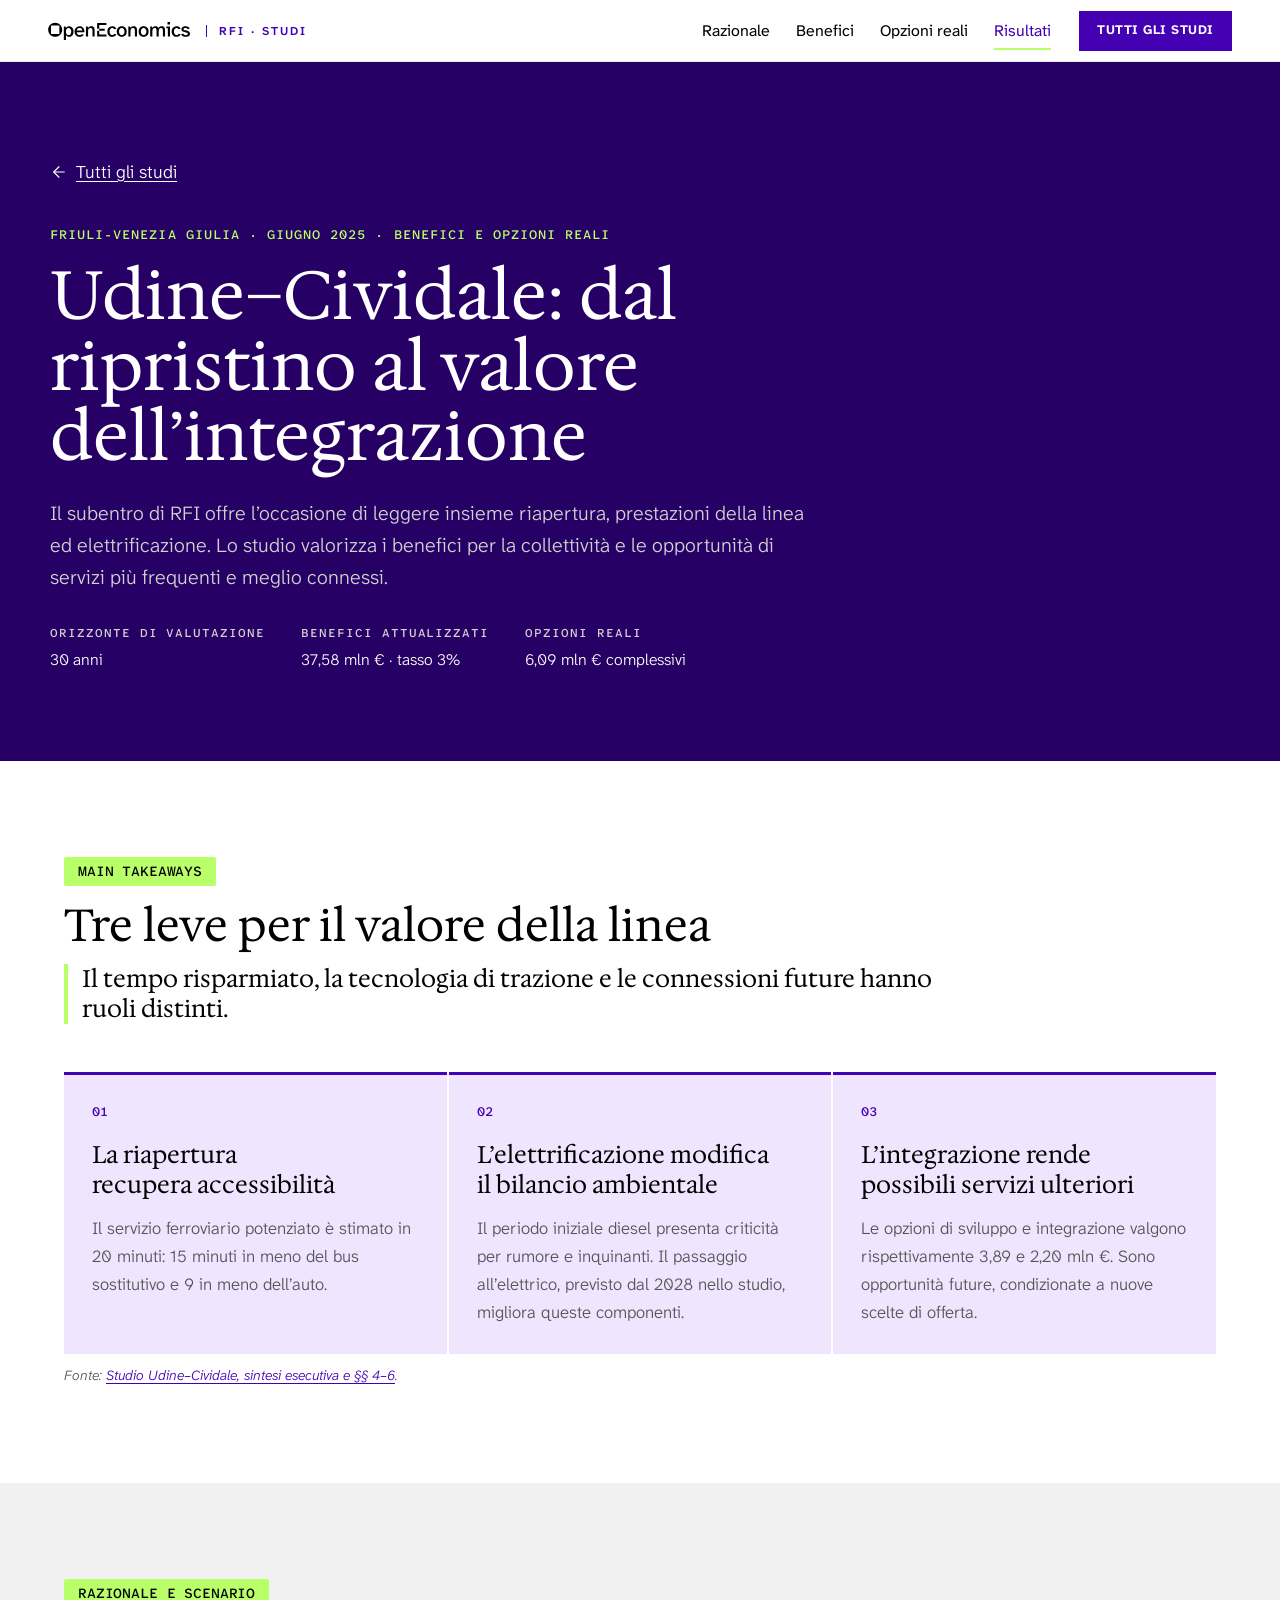
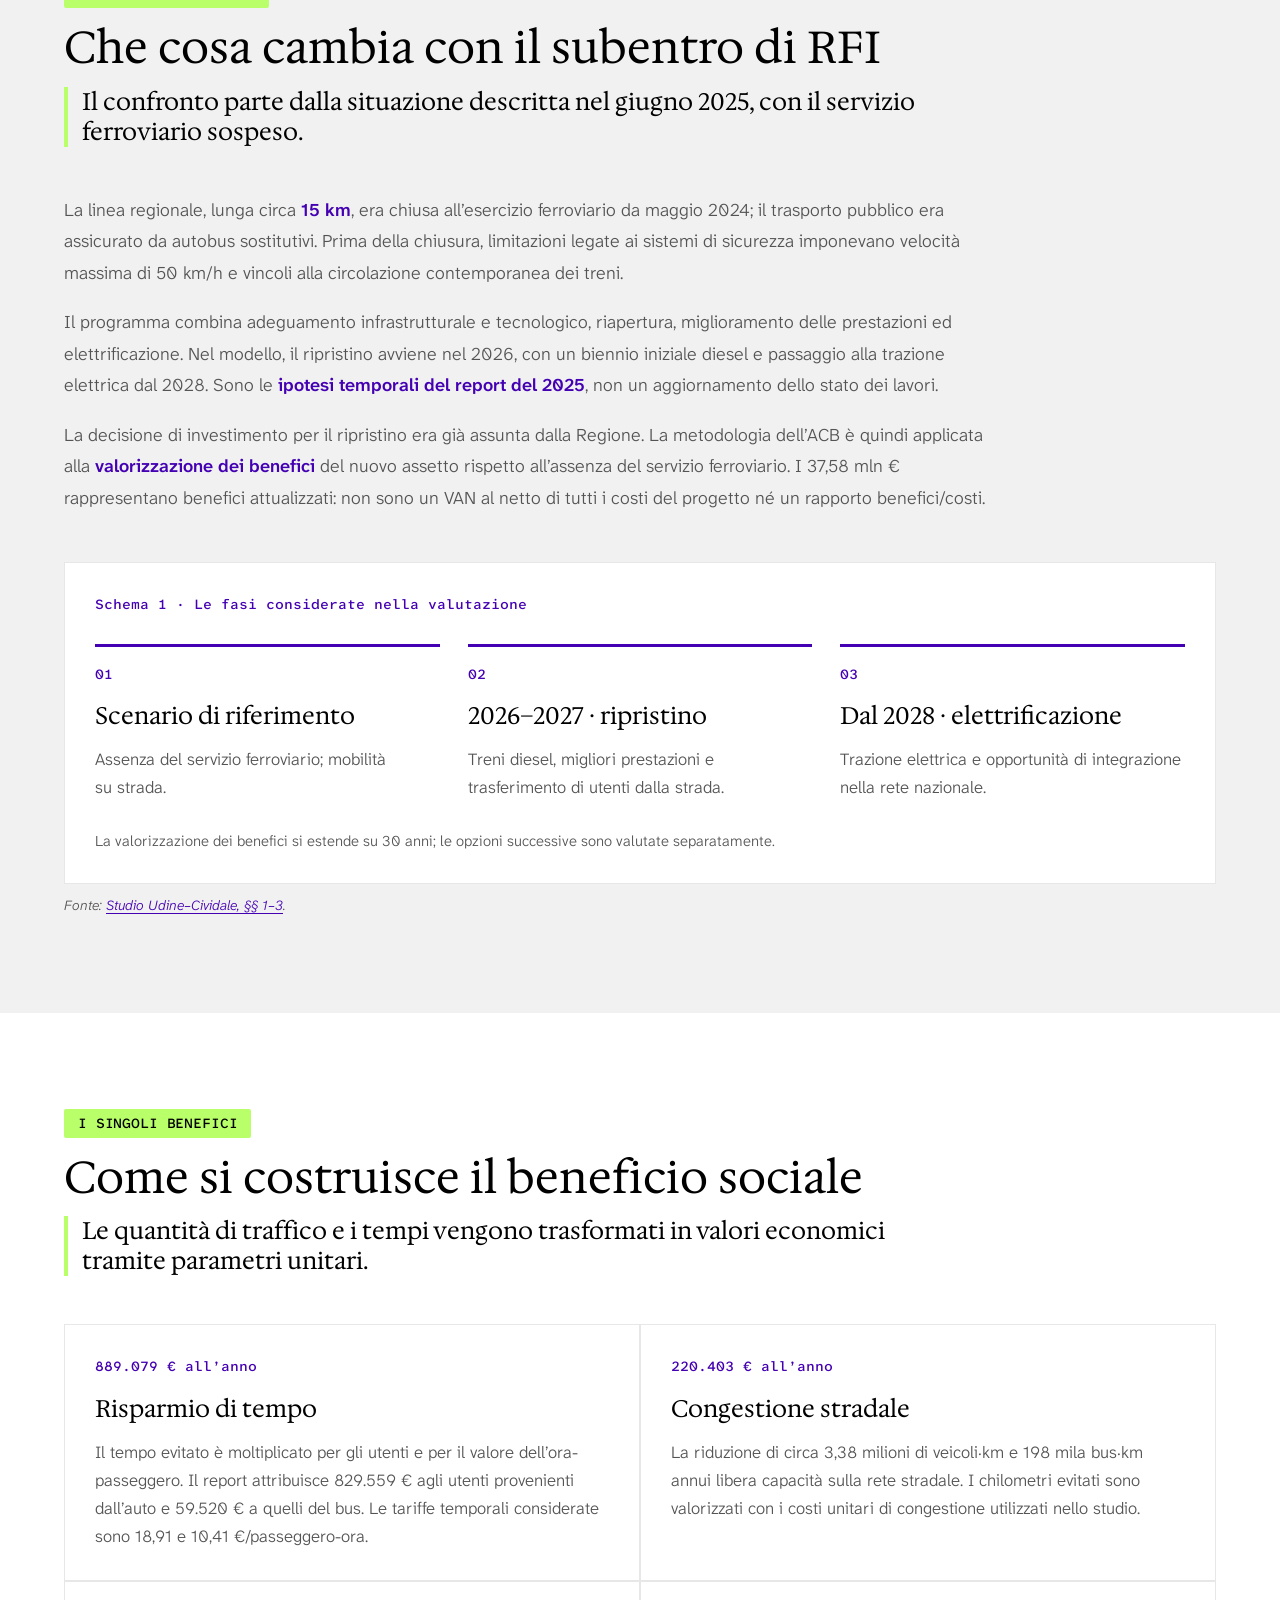
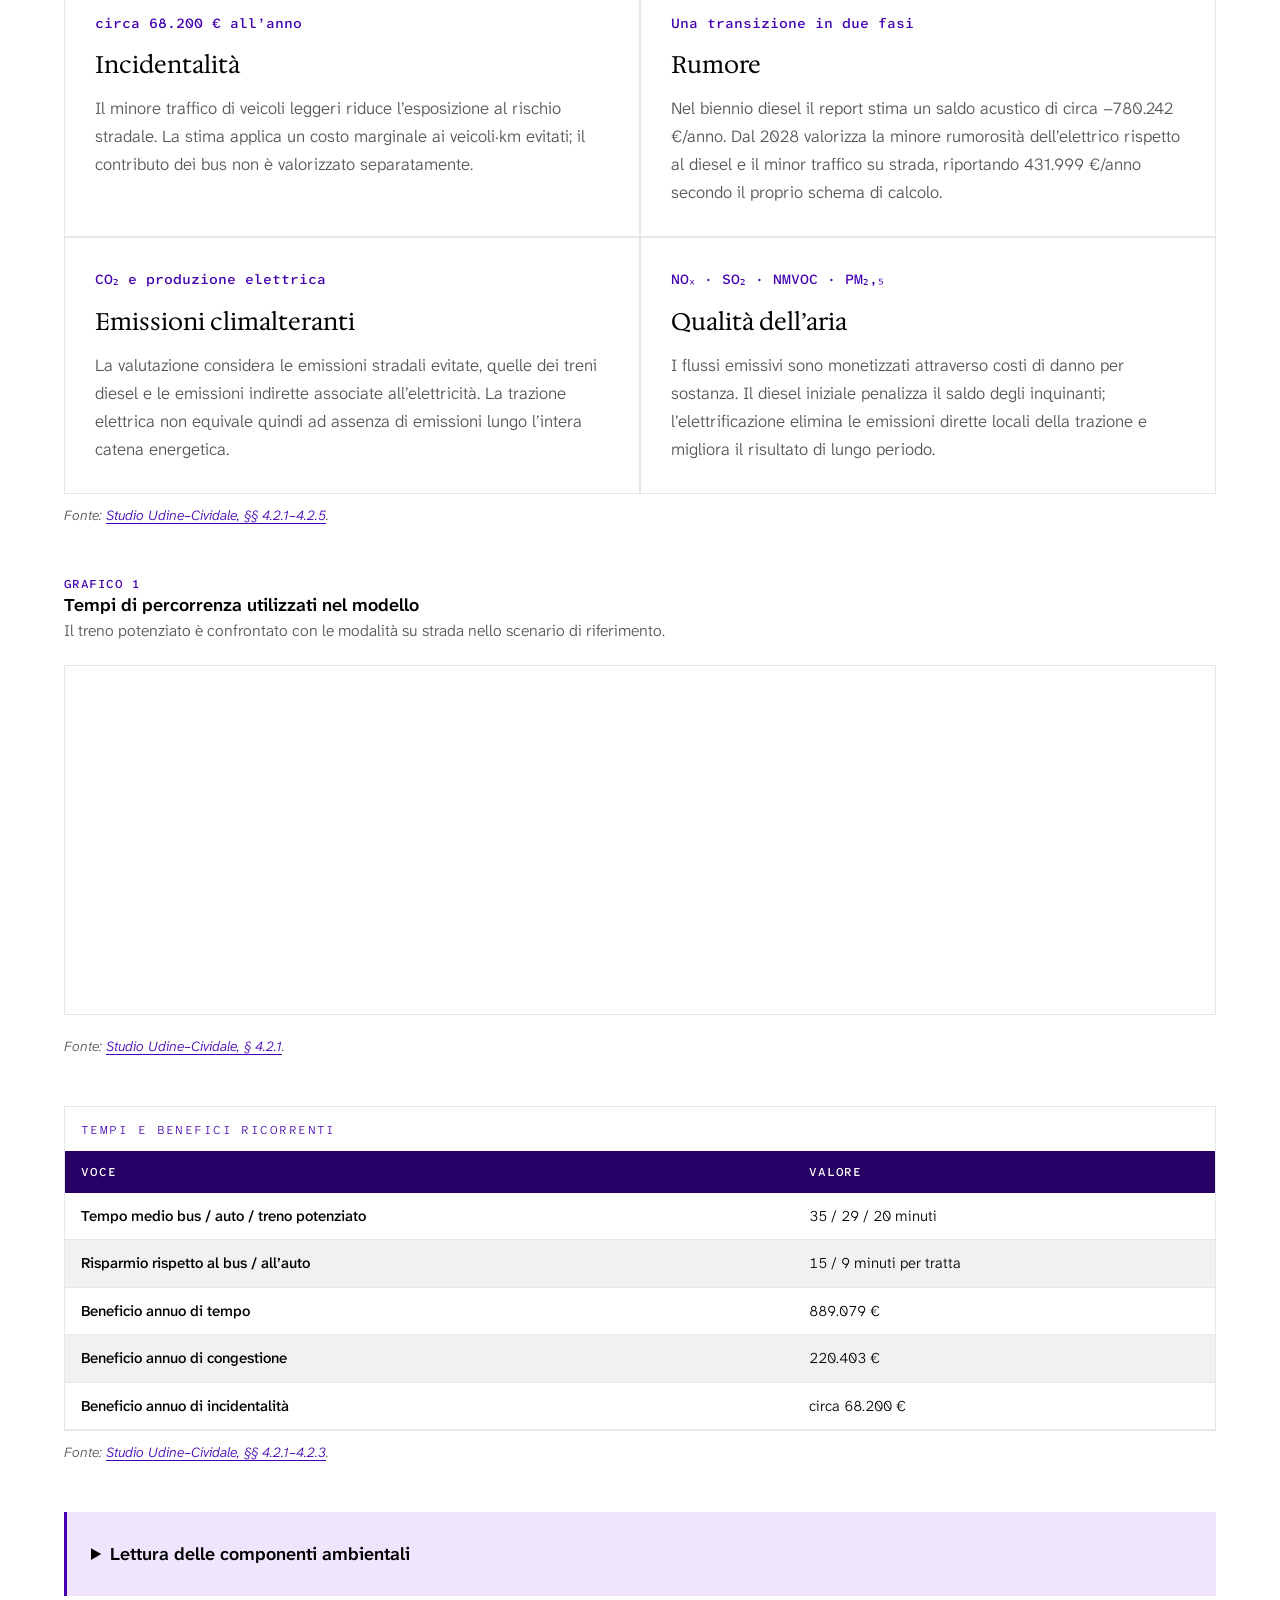
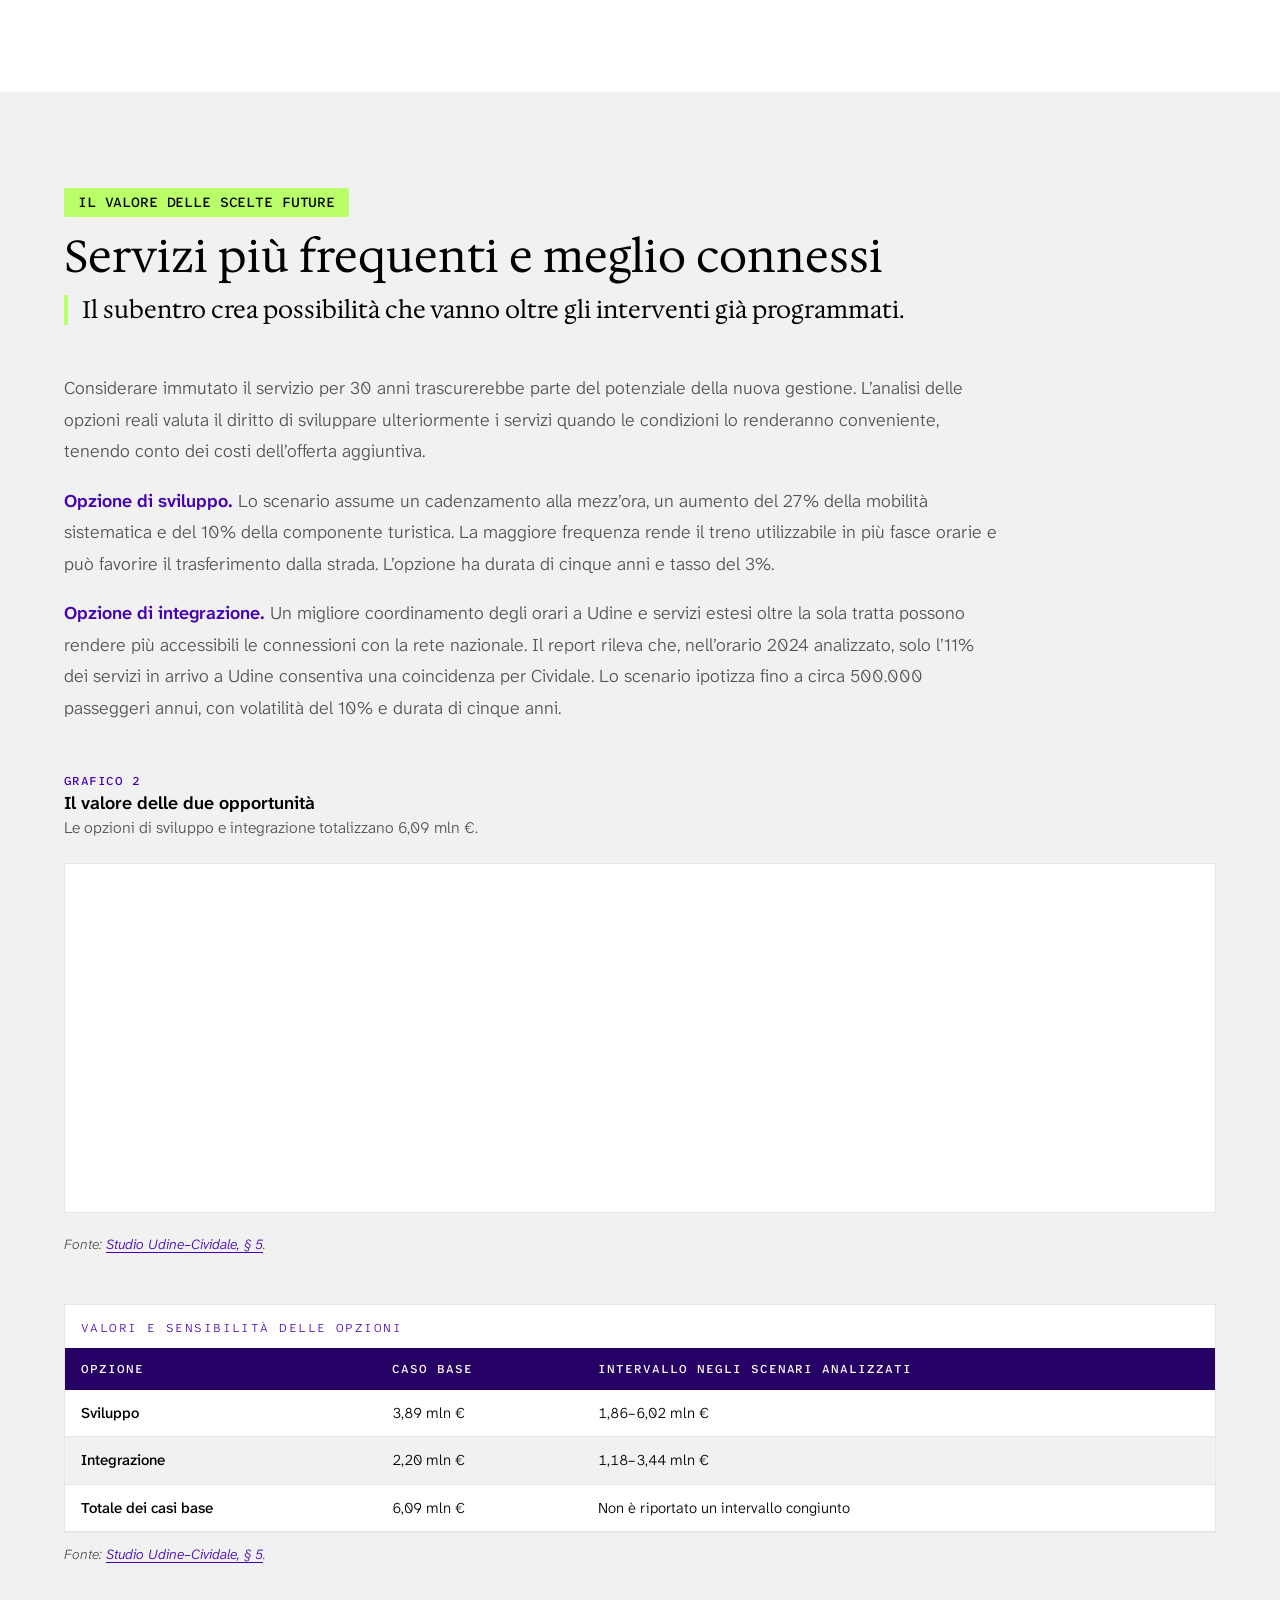
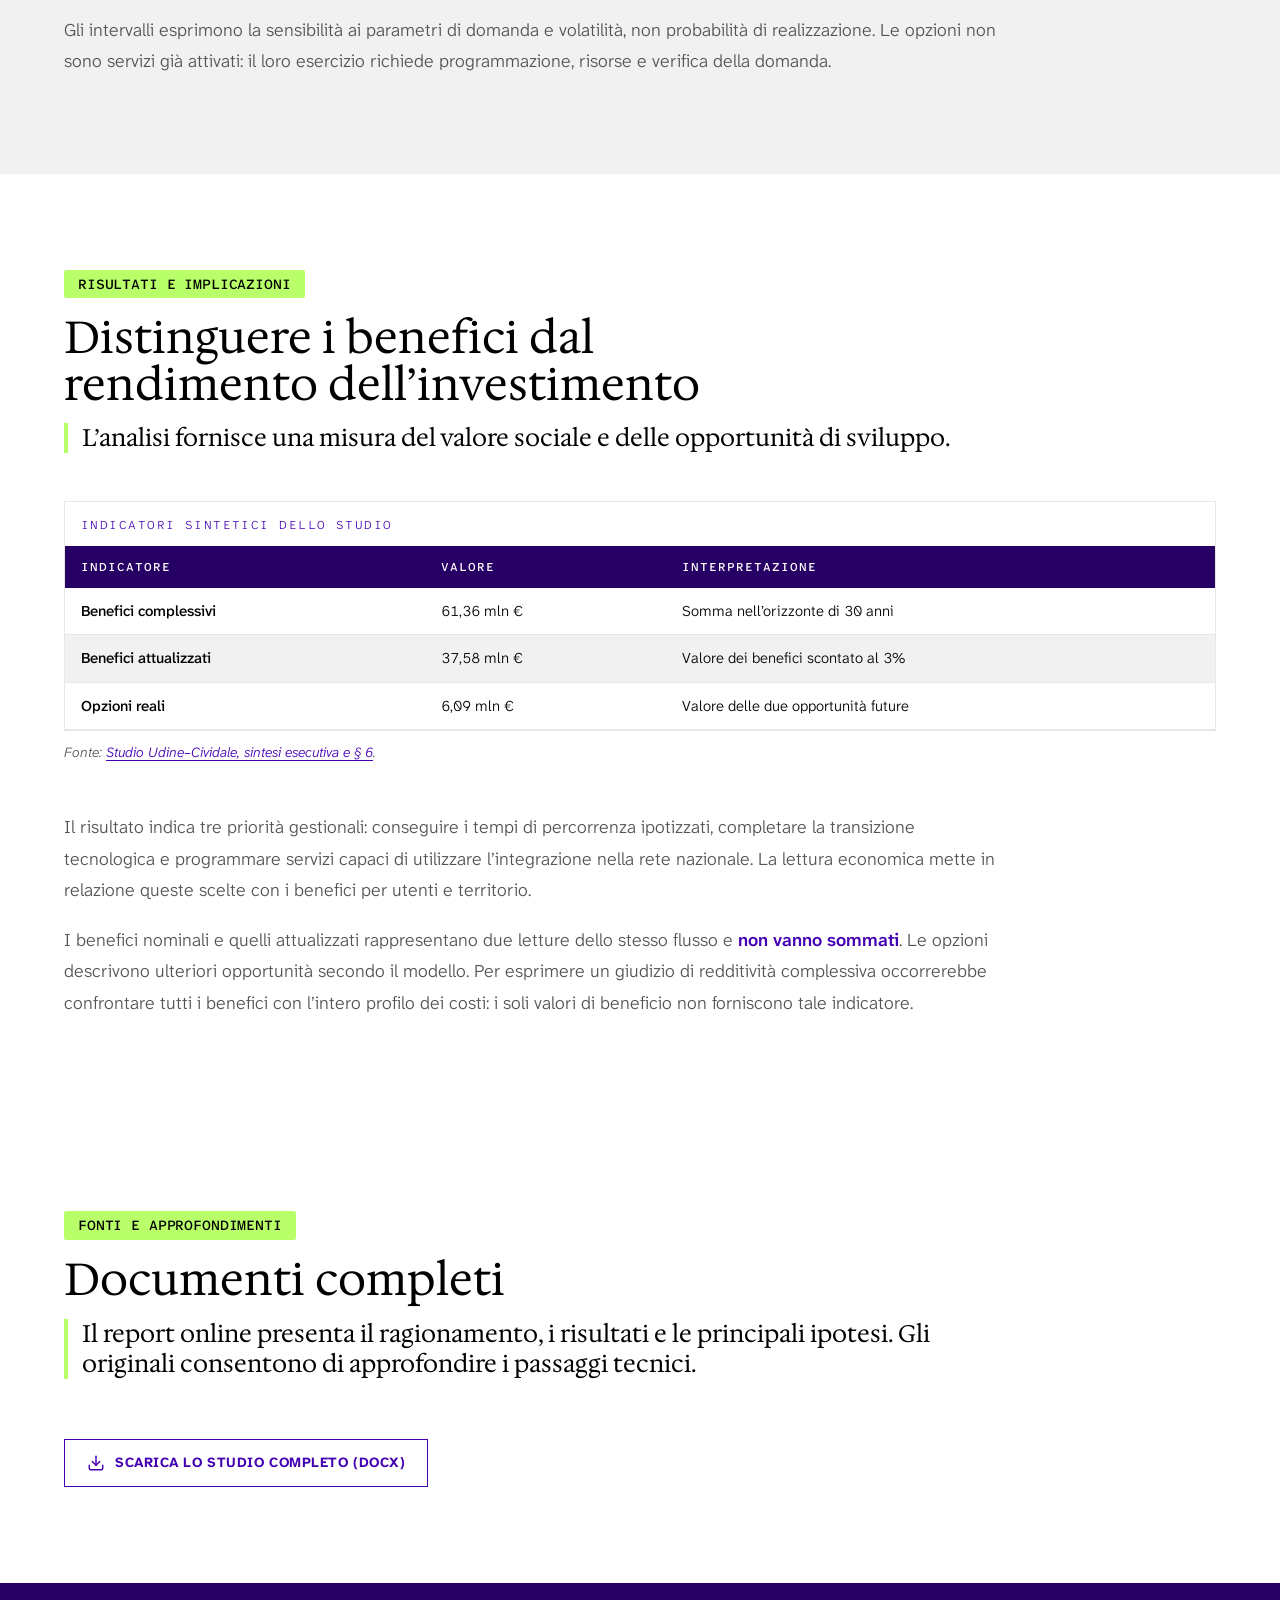
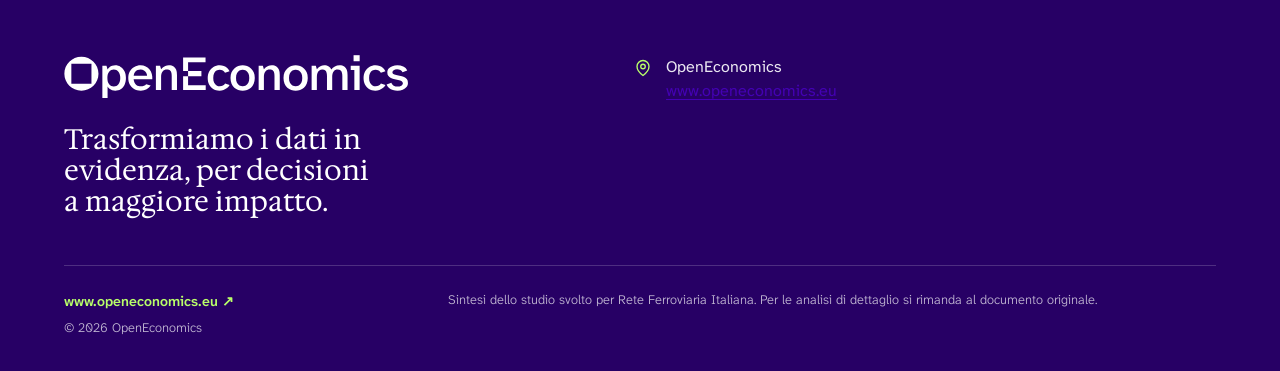
<file: report-udine-cividale.html>
<!doctype html><html lang="it"><head><meta charset="utf-8"><meta name="viewport" content="width=device-width, initial-scale=1"><meta name="description" content="Benefici e opzioni reali del subentro di RFI nella gestione della linea Udine-Cividale."><title>Linea Udine–Cividale | OpenEconomics</title><link rel="icon" type="image/png" href="assets/icons/favicon-black.png"><link rel="stylesheet" href="assets/oe-tokens.css"><link rel="stylesheet" href="assets/oe-base.css"><link rel="stylesheet" href="assets/nav.css"><link rel="stylesheet" href="assets/footer.css"><link rel="stylesheet" href="assets/oe-components.css"><link rel="stylesheet" href="assets/site.css"><link rel="stylesheet" href="assets/report.css"><script src="assets/lucide-inline.js" defer></script><script src="assets/oe-page.js" defer></script><link rel="stylesheet" href="assets/report-detail.css?v=1"><script src="assets/vendor/chart.umd.js" defer></script><script src="assets/oe-charts.js" defer></script><script src="assets/report-charts.js" defer></script></head><body><a class="oe-skip" href="#main">Vai al contenuto</a><header><nav class="nav" aria-label="Principale"><a href="index.html" class="nav__logo-link"><img src="assets/logo/logo-black.svg" alt="OpenEconomics" class="nav__logo-img" width="142" height="18"><span class="nav__badge">RFI · Studi</span></a><ul class="nav__links"><li><a href="#razionale">Razionale</a></li><li><a href="#benefici">Benefici</a></li><li><a href="#opzioni">Opzioni reali</a></li><li><a href="#risultati">Risultati</a></li></ul><a class="nav__cta" href="index.html#studi"><span>Tutti gli studi</span></a><button class="nav__toggle" type="button" aria-expanded="false" aria-label="Apri il menu"><svg class="nav__icon-open" viewBox="0 0 24 24" aria-hidden="true"><path d="M4 6h16M4 12h16M4 18h16"/></svg><svg class="nav__icon-close" viewBox="0 0 24 24" aria-hidden="true"><path d="M18 6 6 18M6 6l12 12"/></svg></button></nav></header><main id="main">
<section class="report-hero" id="top"><a class="report-hero__back" href="index.html#studi"><i data-lucide="arrow-left"></i>Tutti gli studi</a><p class="report-hero__eyebrow">Friuli-Venezia Giulia · Giugno 2025 · Benefici e opzioni reali</p><h1>Udine–Cividale: dal ripristino al valore dell’integrazione</h1><p class="report-hero__lead">Il subentro di RFI offre l’occasione di leggere insieme riapertura, prestazioni della linea ed elettrificazione. Lo studio valorizza i benefici per la collettività e le opportunità di servizi più frequenti e meglio connessi.</p><dl class="report-meta"><div><dt>Orizzonte di valutazione</dt><dd>30 anni</dd></div><div><dt>Benefici attualizzati</dt><dd>37,58 mln € · tasso 3%</dd></div><div><dt>Opzioni reali</dt><dd>6,09 mln € complessivi</dd></div></dl></section><section class="oe-section " id="sintesi" aria-labelledby="t-sintesi"><div class="oe-section__inner report-body"><header class="oe-section-head"><span class="oe-chip">Main takeaways</span><h2 class="oe-section-head__title" id="t-sintesi">Tre leve per il valore della linea</h2><p class="oe-section-head__lead">Il tempo risparmiato, la tecnologia di trazione e le connessioni future hanno ruoli distinti.</p></header><ol class="takeaways"><li><h3>La riapertura recupera accessibilità</h3><p>Il servizio ferroviario potenziato è stimato in 20 minuti: 15 minuti in meno del bus sostitutivo e 9 in meno dell’auto.</p></li><li><h3>L’elettrificazione modifica il bilancio ambientale</h3><p>Il periodo iniziale diesel presenta criticità per rumore e inquinanti. Il passaggio all’elettrico, previsto dal 2028 nello studio, migliora queste componenti.</p></li><li><h3>L’integrazione rende possibili servizi ulteriori</h3><p>Le opzioni di sviluppo e integrazione valgono rispettivamente 3,89 e 2,20 mln €. Sono opportunità future, condizionate a nuove scelte di offerta.</p></li></ol><p class="oe-table-note report-source">Fonte: <a href="documenti/2025.06.13%20Benefici%20e%20OR%20Udine%20Cividale%20-%20Report.docx" target="_blank" rel="noopener">Studio Udine–Cividale, sintesi esecutiva e §§ 4–6</a>.</p></div></section><section class="oe-section oe-section--grey" id="razionale" aria-labelledby="t-razionale"><div class="oe-section__inner report-body"><header class="oe-section-head"><span class="oe-chip">Razionale e scenario</span><h2 class="oe-section-head__title" id="t-razionale">Che cosa cambia con il subentro di RFI</h2><p class="oe-section-head__lead">Il confronto parte dalla situazione descritta nel giugno 2025, con il servizio ferroviario sospeso.</p></header><div class="oe-prose"><p>La linea regionale, lunga circa <strong>15 km</strong>, era chiusa all’esercizio ferroviario da maggio 2024; il trasporto pubblico era assicurato da autobus sostitutivi. Prima della chiusura, limitazioni legate ai sistemi di sicurezza imponevano velocità massima di 50 km/h e vincoli alla circolazione contemporanea dei treni.</p><p>Il programma combina adeguamento infrastrutturale e tecnologico, riapertura, miglioramento delle prestazioni ed elettrificazione. Nel modello, il ripristino avviene nel 2026, con un biennio iniziale diesel e passaggio alla trazione elettrica dal 2028. Sono le <strong>ipotesi temporali del report del 2025</strong>, non un aggiornamento dello stato dei lavori.</p><p>La decisione di investimento per il ripristino era già assunta dalla Regione. La metodologia dell’ACB è quindi applicata alla <strong>valorizzazione dei benefici</strong> del nuovo assetto rispetto all’assenza del servizio ferroviario. I 37,58 mln € rappresentano benefici attualizzati: non sono un VAN al netto di tutti i costi del progetto né un rapporto benefici/costi.</p></div><figure class="report-flow"><figcaption>Schema 1 · Le fasi considerate nella valutazione</figcaption><ol><li><span>01</span><h3>Scenario di riferimento</h3><p>Assenza del servizio ferroviario; mobilità su strada.</p></li><li><span>02</span><h3>2026–2027 · ripristino</h3><p>Treni diesel, migliori prestazioni e trasferimento di utenti dalla strada.</p></li><li><span>03</span><h3>Dal 2028 · elettrificazione</h3><p>Trazione elettrica e opportunità di integrazione nella rete nazionale.</p></li></ol><p class="flow-caption">La valorizzazione dei benefici si estende su 30 anni; le opzioni successive sono valutate separatamente.</p></figure><p class="oe-table-note report-source">Fonte: <a href="documenti/2025.06.13%20Benefici%20e%20OR%20Udine%20Cividale%20-%20Report.docx" target="_blank" rel="noopener">Studio Udine–Cividale, §§ 1–3</a>.</p></div></section><section class="oe-section " id="benefici" aria-labelledby="t-benefici"><div class="oe-section__inner report-body"><header class="oe-section-head"><span class="oe-chip">I singoli benefici</span><h2 class="oe-section-head__title" id="t-benefici">Come si costruisce il beneficio sociale</h2><p class="oe-section-head__lead">Le quantità di traffico e i tempi vengono trasformati in valori economici tramite parametri unitari.</p></header><div class="benefit-grid"><article class="benefit"><p class="benefit__value">889.079 € all’anno</p><h3>Risparmio di tempo</h3><p>Il tempo evitato è moltiplicato per gli utenti e per il valore dell’ora-passeggero. Il report attribuisce 829.559 € agli utenti provenienti dall’auto e 59.520 € a quelli del bus. Le tariffe temporali considerate sono 18,91 e 10,41 €/passeggero-ora.</p></article><article class="benefit"><p class="benefit__value">220.403 € all’anno</p><h3>Congestione stradale</h3><p>La riduzione di circa 3,38 milioni di veicoli·km e 198 mila bus·km annui libera capacità sulla rete stradale. I chilometri evitati sono valorizzati con i costi unitari di congestione utilizzati nello studio.</p></article><article class="benefit"><p class="benefit__value">circa 68.200 € all’anno</p><h3>Incidentalità</h3><p>Il minore traffico di veicoli leggeri riduce l’esposizione al rischio stradale. La stima applica un costo marginale ai veicoli·km evitati; il contributo dei bus non è valorizzato separatamente.</p></article><article class="benefit"><p class="benefit__value">Una transizione in due fasi</p><h3>Rumore</h3><p>Nel biennio diesel il report stima un saldo acustico di circa −780.242 €/anno. Dal 2028 valorizza la minore rumorosità dell’elettrico rispetto al diesel e il minor traffico su strada, riportando 431.999 €/anno secondo il proprio schema di calcolo.</p></article><article class="benefit"><p class="benefit__value">CO₂ e produzione elettrica</p><h3>Emissioni climalteranti</h3><p>La valutazione considera le emissioni stradali evitate, quelle dei treni diesel e le emissioni indirette associate all’elettricità. La trazione elettrica non equivale quindi ad assenza di emissioni lungo l’intera catena energetica.</p></article><article class="benefit"><p class="benefit__value">NOₓ · SO₂ · NMVOC · PM₂,₅</p><h3>Qualità dell’aria</h3><p>I flussi emissivi sono monetizzati attraverso costi di danno per sostanza. Il diesel iniziale penalizza il saldo degli inquinanti; l’elettrificazione elimina le emissioni dirette locali della trazione e migliora il risultato di lungo periodo.</p></article></div><p class="oe-table-note report-source">Fonte: <a href="documenti/2025.06.13%20Benefici%20e%20OR%20Udine%20Cividale%20-%20Report.docx" target="_blank" rel="noopener">Studio Udine–Cividale, §§ 4.2.1–4.2.5</a>.</p><figure class="oe-figure report-chart"><figcaption><p class="oe-figure__label">Grafico 1</p><h3 class="oe-figure__title">Tempi di percorrenza utilizzati nel modello</h3><p class="oe-figure__text">Il treno potenziato è confrontato con le modalità su strada nello scenario di riferimento.</p></figcaption><div class="oe-figure__chart" style="--h:350px" hidden><canvas id="udine-tempi" role="img" aria-label="Tempi di percorrenza utilizzati nel modello"></canvas></div><p class="chart-fallback">I valori del grafico sono consultabili anche nelle tabelle e nel testo della sezione.</p><p class="oe-table-note report-source">Fonte: <a href="documenti/2025.06.13%20Benefici%20e%20OR%20Udine%20Cividale%20-%20Report.docx" target="_blank" rel="noopener">Studio Udine–Cividale, § 4.2.1</a>.</p></figure><div class="oe-table-wrap"><table class="oe-table"><caption>Tempi e benefici ricorrenti</caption><thead><tr><th scope="col">Voce</th><th scope="col">Valore</th></tr></thead><tbody><tr><th scope="row">Tempo medio bus / auto / treno potenziato</th><td>35 / 29 / 20 minuti</td></tr><tr><th scope="row">Risparmio rispetto al bus / all’auto</th><td>15 / 9 minuti per tratta</td></tr><tr><th scope="row">Beneficio annuo di tempo</th><td>889.079 €</td></tr><tr><th scope="row">Beneficio annuo di congestione</th><td>220.403 €</td></tr><tr><th scope="row">Beneficio annuo di incidentalità</th><td>circa 68.200 €</td></tr></tbody></table></div><p class="oe-table-note report-source">Fonte: <a href="documenti/2025.06.13%20Benefici%20e%20OR%20Udine%20Cividale%20-%20Report.docx" target="_blank" rel="noopener">Studio Udine–Cividale, §§ 4.2.1–4.2.3</a>.</p><details class="method-note"><summary>Lettura delle componenti ambientali</summary><div class="oe-prose"><p>Le valorizzazioni di rumore e CO₂ dal 2028 includono il miglioramento rispetto alla trazione diesel e lo shift modale, come definiti nel report. Questo riferimento va esplicitato quando si confrontano le fasi: non si ricostruisce qui un nuovo saldo rispetto all’assenza della ferrovia. I valori annui di alcune componenti non costituiscono una scomposizione completa del totale trentennale.</p></div></details></div></section><section class="oe-section oe-section--grey" id="opzioni" aria-labelledby="t-opzioni"><div class="oe-section__inner report-body"><header class="oe-section-head"><span class="oe-chip">Il valore delle scelte future</span><h2 class="oe-section-head__title" id="t-opzioni">Servizi più frequenti e meglio connessi</h2><p class="oe-section-head__lead">Il subentro crea possibilità che vanno oltre gli interventi già programmati.</p></header><div class="oe-prose"><p>Considerare immutato il servizio per 30 anni trascurerebbe parte del potenziale della nuova gestione. L’analisi delle opzioni reali valuta il diritto di sviluppare ulteriormente i servizi quando le condizioni lo renderanno conveniente, tenendo conto dei costi dell’offerta aggiuntiva.</p><p><strong>Opzione di sviluppo.</strong> Lo scenario assume un cadenzamento alla mezz’ora, un aumento del 27% della mobilità sistematica e del 10% della componente turistica. La maggiore frequenza rende il treno utilizzabile in più fasce orarie e può favorire il trasferimento dalla strada. L’opzione ha durata di cinque anni e tasso del 3%.</p><p><strong>Opzione di integrazione.</strong> Un migliore coordinamento degli orari a Udine e servizi estesi oltre la sola tratta possono rendere più accessibili le connessioni con la rete nazionale. Il report rileva che, nell’orario 2024 analizzato, solo l’11% dei servizi in arrivo a Udine consentiva una coincidenza per Cividale. Lo scenario ipotizza fino a circa 500.000 passeggeri annui, con volatilità del 10% e durata di cinque anni.</p></div><figure class="oe-figure report-chart"><figcaption><p class="oe-figure__label">Grafico 2</p><h3 class="oe-figure__title">Il valore delle due opportunità</h3><p class="oe-figure__text">Le opzioni di sviluppo e integrazione totalizzano 6,09 mln €.</p></figcaption><div class="oe-figure__chart" style="--h:350px" hidden><canvas id="udine-opzioni" role="img" aria-label="Il valore delle due opportunità"></canvas></div><p class="chart-fallback">I valori del grafico sono consultabili anche nelle tabelle e nel testo della sezione.</p><p class="oe-table-note report-source">Fonte: <a href="documenti/2025.06.13%20Benefici%20e%20OR%20Udine%20Cividale%20-%20Report.docx" target="_blank" rel="noopener">Studio Udine–Cividale, § 5</a>.</p></figure><div class="oe-table-wrap"><table class="oe-table"><caption>Valori e sensibilità delle opzioni</caption><thead><tr><th scope="col">Opzione</th><th scope="col">Caso base</th><th scope="col">Intervallo negli scenari analizzati</th></tr></thead><tbody><tr><th scope="row">Sviluppo</th><td>3,89 mln €</td><td>1,86–6,02 mln €</td></tr><tr><th scope="row">Integrazione</th><td>2,20 mln €</td><td>1,18–3,44 mln €</td></tr><tr><th scope="row">Totale dei casi base</th><td>6,09 mln €</td><td>Non è riportato un intervallo congiunto</td></tr></tbody></table></div><p class="oe-table-note report-source">Fonte: <a href="documenti/2025.06.13%20Benefici%20e%20OR%20Udine%20Cividale%20-%20Report.docx" target="_blank" rel="noopener">Studio Udine–Cividale, § 5</a>.</p><div class="oe-prose"><p>Gli intervalli esprimono la sensibilità ai parametri di domanda e volatilità, non probabilità di realizzazione. Le opzioni non sono servizi già attivati: il loro esercizio richiede programmazione, risorse e verifica della domanda.</p></div></div></section><section class="oe-section " id="risultati" aria-labelledby="t-risultati"><div class="oe-section__inner report-body"><header class="oe-section-head"><span class="oe-chip">Risultati e implicazioni</span><h2 class="oe-section-head__title" id="t-risultati">Distinguere i benefici dal rendimento dell’investimento</h2><p class="oe-section-head__lead">L’analisi fornisce una misura del valore sociale e delle opportunità di sviluppo.</p></header><div class="oe-table-wrap"><table class="oe-table"><caption>Indicatori sintetici dello studio</caption><thead><tr><th scope="col">Indicatore</th><th scope="col">Valore</th><th scope="col">Interpretazione</th></tr></thead><tbody><tr><th scope="row">Benefici complessivi</th><td>61,36 mln €</td><td>Somma nell’orizzonte di 30 anni</td></tr><tr><th scope="row">Benefici attualizzati</th><td>37,58 mln €</td><td>Valore dei benefici scontato al 3%</td></tr><tr><th scope="row">Opzioni reali</th><td>6,09 mln €</td><td>Valore delle due opportunità future</td></tr></tbody></table></div><p class="oe-table-note report-source">Fonte: <a href="documenti/2025.06.13%20Benefici%20e%20OR%20Udine%20Cividale%20-%20Report.docx" target="_blank" rel="noopener">Studio Udine–Cividale, sintesi esecutiva e § 6</a>.</p><div class="oe-prose"><p>Il risultato indica tre priorità gestionali: conseguire i tempi di percorrenza ipotizzati, completare la transizione tecnologica e programmare servizi capaci di utilizzare l’integrazione nella rete nazionale. La lettura economica mette in relazione queste scelte con i benefici per utenti e territorio.</p><p>I benefici nominali e quelli attualizzati rappresentano due letture dello stesso flusso e <strong>non vanno sommati</strong>. Le opzioni descrivono ulteriori opportunità secondo il modello. Per esprimere un giudizio di redditività complessiva occorrerebbe confrontare tutti i benefici con l’intero profilo dei costi: i soli valori di beneficio non forniscono tale indicatore.</p></div></div></section><section class="oe-section " id="fonti" aria-labelledby="t-fonti"><div class="oe-section__inner report-body"><header class="oe-section-head"><span class="oe-chip">Fonti e approfondimenti</span><h2 class="oe-section-head__title" id="t-fonti">Documenti completi</h2><p class="oe-section-head__lead">Il report online presenta il ragionamento, i risultati e le principali ipotesi. Gli originali consentono di approfondire i passaggi tecnici.</p></header><div class="report-downloads"><a class="oe-btn oe-btn--ghost source-link" href="documenti/2025.06.13%20Benefici%20e%20OR%20Udine%20Cividale%20-%20Report.docx" download><i data-lucide="download"></i>Scarica lo studio completo (DOCX)</a></div></div></section>
</main><script type="application/json" id="report-chart-data">[{"id": "udine-tempi", "kind": "graduatoria", "labels": ["Bus sostitutivo", "Auto", "Treno potenziato"], "values": [35, 29, 20], "unit": "minuti", "dec": 0, "signed": false}, {"id": "udine-opzioni", "kind": "graduatoria", "labels": ["Sviluppo", "Integrazione"], "values": [3.89, 2.2], "unit": "mln €", "dec": 2, "signed": false}]</script><footer class="footer"><div class="footer__top"><div class="footer__brand-block"><a href="https://www.openeconomics.eu" class="footer__logo-link"><img src="assets/logo/logo-white.svg" alt="OpenEconomics" class="footer__logo-img" width="442" height="56"></a><p class="footer__tagline">Trasformiamo i dati in evidenza, per decisioni a maggiore impatto.</p></div><div class="footer__office-grid"><div class="footer__office"><span class="footer__office-icon" aria-hidden="true"><svg viewBox="0 0 24 24"><path d="M20 10c0 6-8 12-8 12S4 16 4 10a8 8 0 0 1 16 0Z"/><circle cx="12" cy="10" r="3"/></svg></span><address>OpenEconomics<br><a href="https://www.openeconomics.eu">www.openeconomics.eu</a></address></div></div></div><div class="footer__rule"></div><div class="footer__bottom"><div class="footer__bottom-left"><a class="footer__site-link" href="https://www.openeconomics.eu" target="_blank" rel="noopener">www.openeconomics.eu <span aria-hidden="true">&#8599;</span></a><span>&copy; 2026 OpenEconomics</span></div><p class="footer__disclaimer">Sintesi dello studio svolto per Rete Ferroviaria Italiana. Per le analisi di dettaglio si rimanda al documento originale.</p></div></footer></body></html>
</file>
<file: assets/oe-tokens.css>
/* =========================================================================
   OpenEconomics — Design Tokens (DS v4, 2026)
   -------------------------------------------------------------------------
   Contiene solo @font-face, variabili :root e classi OPT-IN (.oe-container,
   .oe-grid, .oe-eyebrow, …): importarlo NON cambia l'aspetto di una pagina
   esistente. Gli stili sui tag nudi (body 18px/300, h1–h4, link, focus)
   stanno in oe-base.css, da caricare solo sulle pagine nuove.
   Ordine: oe-tokens.css → oe-base.css → nav.css → footer.css → oe-components.css
   ========================================================================= */

/* -----------------------------------------------------------------------
   Fonts (self-hosted)
   ----------------------------------------------------------------------- */
@font-face {
  font-family: "Atkinson Hyperlegible Next";
  src: url("./fonts/AtkinsonHyperlegibleNext-VariableFont_wght.ttf") format("truetype-variations");
  font-weight: 200 800; font-style: normal; font-display: swap;
}
@font-face {
  font-family: "Atkinson Hyperlegible Next";
  src: url("./fonts/AtkinsonHyperlegibleNext-Italic-VariableFont_wght.ttf") format("truetype-variations");
  font-weight: 200 800; font-style: italic; font-display: swap;
}
@font-face {
  font-family: "Atkinson Hyperlegible Mono";
  src: url("./fonts/AtkinsonHyperlegibleMono-VariableFont_wght.ttf") format("truetype-variations");
  font-weight: 200 800; font-style: normal; font-display: swap;
}
@font-face {
  font-family: "Atkinson Hyperlegible Mono";
  src: url("./fonts/AtkinsonHyperlegibleMono-Italic-VariableFont_wght.ttf") format("truetype-variations");
  font-weight: 200 800; font-style: italic; font-display: swap;
}
@font-face {
  font-family: "Hedvig Letters Serif";
  src: url("./fonts/HedvigLettersSerif-18pt-Regular.ttf") format("truetype");
  font-weight: 400; font-style: normal; font-display: swap;
}

/* -----------------------------------------------------------------------
   Color tokens — straight from the Brand Manual
   ----------------------------------------------------------------------- */
:root {
  /* === Primary neutrals === */
  --oe-white: #FFFFFF;
  --oe-black: #000000;

  /* === Bluette — the brand's core identity color === */
  --oe-bluette-050: #EFE5FF;
  --oe-bluette-100: #D9C1FF;
  --oe-bluette-200: #B991FF;
  --oe-bluette-300: #A16AFF;
  --oe-bluette-400: #8742FF;
  --oe-bluette-500: #6E1AFF;
  --oe-bluette-600: #5902EE;
  --oe-bluette-700: #4400B3;   /* primary brand */
  --oe-bluette-800: #340088;
  --oe-bluette-900: #270065;   /* deep purple — footer & dark sections */
  --oe-bluette: var(--oe-bluette-700);

  /* === Lime — the accent === */
  --oe-lime-050: #EFFFDC;
  --oe-lime-100: #DFFFBB;
  --oe-lime-200: #D5FFA4;
  --oe-lime-300: #C9FF8C;
  --oe-lime-400: #B9FF69;       /* signature lime */
  --oe-lime-500: #91FF15;
  --oe-lime-600: #7FF100;
  --oe-lime-700: #67C300;
  --oe-lime-800: #458300;
  --oe-lime-900: #315C01;
  --oe-lime: var(--oe-lime-400);

  /* === Gray scale === */
  --oe-gray-000: #FFFFFF;
  --oe-gray-100: #F1F1F1;
  --oe-gray-200: #E7E7E7;
  --oe-gray-300: #D2D2D2;
  --oe-gray-400: #AFAFAF;
  --oe-gray-500: #999999;
  --oe-gray-600: #6E6E6E;
  --oe-gray-700: #545454;
  --oe-gray-800: #2C2C2C;
  --oe-gray-900: #000000;

  /* === Secondary palettes (use sparingly — for data viz, illustrations) === */
  --oe-magenta-400: #FF8DFF;  --oe-magenta-500: #FF4EFF;  --oe-magenta-600: #FF00FF;
  --oe-magenta-700: #C300C3;  --oe-magenta-800: #920092;  --oe-magenta-900: #600060;
  --oe-blu-400: #6161FF;      --oe-blu-500: #3A3AFF;      --oe-blu-600: #0000FF;
  --oe-blu-700: #0000A1;      --oe-blu-800: #000068;      --oe-blu-900: #000035;
  --oe-yellow-400: #FFF751;   --oe-yellow-500: #FFF300;   --oe-yellow-600: #F4E900;
  --oe-yellow-700: #595700;   --oe-yellow-800: #403E00;   --oe-yellow-900: #262500;
  --oe-green-400: #3FFFA5;    --oe-green-500: #00FF88;    --oe-green-600: #00E279;
  --oe-green-700: #00542D;    --oe-green-800: #003F22;    --oe-green-900: #002D18;
  --oe-cyan-400: #83FFFF;     --oe-cyan-500: #61FFFF;     --oe-cyan-600: #00FFFF;
  --oe-cyan-700: #005B5B;     --oe-cyan-800: #004646;     --oe-cyan-900: #003535;

  /* === Semantic tokens === */
  --oe-bg:          var(--oe-white);
  --oe-bg-elev:     var(--oe-gray-100);
  --oe-bg-tint:     var(--oe-bluette-050);     /* soft purple panels */
  --oe-bg-dark:     var(--oe-bluette-900);     /* footer + dark sections */
  --oe-bg-accent:   var(--oe-bluette-700);     /* full-bleed CTA blocks */
  --oe-bg-mid:      #4711BB;                   /* mid purple (homepage) */

  --oe-fg:          var(--oe-black);
  --oe-fg-soft:     var(--oe-gray-700);        /* body on white */
  --oe-fg-muted:    var(--oe-gray-500);
  --oe-fg-inverse:  var(--oe-white);

  --oe-accent:        var(--oe-bluette-700);   /* primary brand accent */
  --oe-accent-strong: var(--oe-bluette-900);
  --oe-accent-soft:   var(--oe-bluette-050);
  --oe-accent-on:     var(--oe-white);         /* testo su accento */
  --oe-pop:           var(--oe-lime-400);      /* electric lime */
  --oe-pop-on:        var(--oe-black);         /* testo su pop/lime */
  --oe-on-dark-accent: var(--oe-lime-400);     /* accento come TESTO su fondo scuro */

  --oe-stroke:        var(--oe-black);
  --oe-stroke-soft:   var(--oe-gray-300);
  --oe-stroke-on-dark:var(--oe-white);

  --oe-link:        var(--oe-bluette-700);
  --oe-link-hover:  var(--oe-bluette-900);

  /* === Typography === */
  --oe-font-sans:    "Atkinson Hyperlegible Next", "Atkinson Hyperlegible",
                     -apple-system, "Helvetica Neue", Arial, sans-serif;
  --oe-font-mono:    "Atkinson Hyperlegible Mono", ui-monospace,
                     "SF Mono", Menlo, Consolas, monospace;
  --oe-font-serif:   "Hedvig Letters Serif", "Source Serif Pro", Georgia, serif;

  /* === Spacing scale (from Figma) === */
  --oe-space-xxs:  4px;   /* spacing.xxs */
  --oe-space-xs:   8px;   /* spacing.xs  */
  --oe-space-s:   16px;   /* spacing.s   */
  --oe-space-m:   24px;   /* spacing.m   */
  --oe-space-l:   32px;   /* spacing.l   */
  --oe-space-xl:  40px;   /* spacing.xl  */
  --oe-space-2xl: 48px;   /* spacing.2xl */
  --oe-space-3xl: 64px;   /* spacing.3xl */
  /* legacy numeric aliases (4-pt grid, with 20/40/80 anchors) */
  --oe-space-1:  4px;
  --oe-space-2:  8px;
  --oe-space-3:  12px;
  --oe-space-4:  16px;
  --oe-space-5:  20px;
  --oe-space-6:  24px;
  --oe-space-7:  32px;
  --oe-space-8:  40px;
  --oe-space-9:  52px;
  --oe-space-10: 64px;
  --oe-space-11: 80px;
  --oe-space-12: 120px;

  /* === Grid system (from Figma) === */
  --oe-grid-max:     1440px;  /* max container width */
  --oe-grid-gutter:   24px;   /* fixed column gap    */
  --oe-grid-margin:   12px;   /* outer margin each side */
  /* breakpoints */
  --oe-bp-xxl: 1440px;
  --oe-bp-xl:  1200px;
  --oe-bp-l:    992px;
  --oe-bp-m:    768px;

  /* === Layout === */
  --oe-max-width:     1760px;     /* canvas inner width (1920 - 80 ×2) */
  --oe-page-pad:      80px;
  --oe-page-pad-mob:  24px;
  --oe-col-gap:       40px;

  /* === Radii === sharp-corner system, all 0 */
  --oe-radius-xs: 0px;
  --oe-radius-sm: 0px;
  --oe-radius-md: 0px;
  --oe-radius-lg: 0px;
  --oe-radius-pill: 0px;
  /* uniche eccezioni ammesse */
  --oe-radius-chip:  2px;   /* chip / tag */
  --oe-radius-media: 4px;   /* card con fotografia */

  /* === Focus (sempre visibile da tastiera) === */
  --oe-focus-ring:         2px solid var(--oe-bluette-500);
  --oe-focus-ring-on-dark: 2px solid var(--oe-lime-400);
  --oe-focus-offset:       3px;

  /* === Header === */
  --oe-nav-h: 62px;

  /* === Borders === */
  --oe-border:        1px solid var(--oe-gray-200);  /* was black — removed per brand rule */
  --oe-border-soft:   1px solid var(--oe-gray-200);
  --oe-border-on-dark:1px solid rgba(255,255,255,0.18);

  /* === Shadows (used sparingly — brand is mostly flat) === */
  --oe-shadow-1: 0 1px 0 rgba(0,0,0,0.04), 0 1px 2px rgba(0,0,0,0.06);
  --oe-shadow-2: 0 4px 12px rgba(39,0,101,0.08);
  --oe-shadow-3: 0 16px 40px rgba(39,0,101,0.18);

  /* === Motion === */
  --oe-ease:        cubic-bezier(0.2, 0.7, 0.2, 1);
  --oe-ease-out:    cubic-bezier(0, 0, 0.2, 1);
  --oe-dur-fast:    140ms;
  --oe-dur-base:    220ms;
  --oe-dur-slow:    420ms;
}

/* -----------------------------------------------------------------------
   Layout utilities (opt-in: si attivano solo usando le classi)
   ----------------------------------------------------------------------- */

/* .oe-container — boxed 1760px centred content wrapper. */
.oe-container {
  max-width: var(--oe-max-width);   /* 1760px */
  margin-inline: auto;
  padding-inline: var(--oe-page-pad); /* 80px each side */
  width: 100%;
  box-sizing: border-box;
}

/* Narrower reading column (long-form text, articles) */
.oe-container--text {
  max-width: 900px;
  margin-inline: auto;
  padding-inline: var(--oe-page-pad);
  width: 100%;
  box-sizing: border-box;
}
@media (max-width: 767.98px) {
  .oe-container, .oe-container--text { padding-inline: var(--oe-page-pad-mob); }
}

/* -----------------------------------------------------------------------
   Grid system — 12 colonne ≥1200px · 8 colonne 768–1199px · 4 col <768px.
   ----------------------------------------------------------------------- */
.oe-grid {
  display: grid;
  grid-template-columns: repeat(12, minmax(0, 1fr));
  gap: var(--oe-grid-gutter);
  max-width: var(--oe-grid-max);
  margin-inline: auto;
  padding-inline: var(--oe-grid-margin);
  width: 100%;
  box-sizing: border-box;
}
.oe-col-1  { grid-column: span 1; }
.oe-col-2  { grid-column: span 2; }
.oe-col-3  { grid-column: span 3; }
.oe-col-4  { grid-column: span 4; }
.oe-col-5  { grid-column: span 5; }
.oe-col-6  { grid-column: span 6; }
.oe-col-7  { grid-column: span 7; }
.oe-col-8  { grid-column: span 8; }
.oe-col-9  { grid-column: span 9; }
.oe-col-10 { grid-column: span 10; }
.oe-col-11 { grid-column: span 11; }
.oe-col-12 { grid-column: span 12; }
@media (max-width: 1199.98px) {
  .oe-grid { grid-template-columns: repeat(8, minmax(0, 1fr)); }
  .oe-col-9, .oe-col-10, .oe-col-11, .oe-col-12 { grid-column: span 8; }
  .oe-col-m-1 { grid-column: span 1; } .oe-col-m-2 { grid-column: span 2; }
  .oe-col-m-3 { grid-column: span 3; } .oe-col-m-4 { grid-column: span 4; }
  .oe-col-m-5 { grid-column: span 5; } .oe-col-m-6 { grid-column: span 6; }
  .oe-col-m-7 { grid-column: span 7; } .oe-col-m-8 { grid-column: span 8; }
}
@media (max-width: 767.98px) {
  .oe-grid { grid-template-columns: repeat(4, minmax(0, 1fr)); }
  .oe-grid [class*="oe-col-"] { grid-column: span 4; }
  .oe-col-s-1 { grid-column: span 1; } .oe-col-s-2 { grid-column: span 2; }
  .oe-col-s-3 { grid-column: span 3; } .oe-col-s-4 { grid-column: span 4; }
}

/* -----------------------------------------------------------------------
   Ruoli tipografici a CLASSE (opt-in; i tag nudi restano alle pagine).
   RULE: font minimo 12px in tutto il sistema (≥16px fuori dashboard).
   ----------------------------------------------------------------------- */

/* Eyebrow / pretitolo generico — SANS all-caps, medium 500.
   (Il Mono è riservato SOLO a chip e figure-label.) */
.oe-eyebrow {
  font-family: var(--oe-font-sans);
  font-weight: 500;
  font-size: 16px;
  line-height: 1.2;
  letter-spacing: 0.02em;
  text-transform: uppercase;
  color: var(--oe-accent);
}

/* Chip / category tag — Mono */
.oe-tag, .oe-chip {
  font-family: var(--oe-font-mono);
  font-weight: 500;
  font-size: 16px;
  line-height: 1.2;
  letter-spacing: -0.01em;
  text-transform: uppercase;
  color: var(--oe-accent);
}

/* Figure label — GRAFICO 1 · TABELLA 1 · MAPPA 1 (mono 500, 12px, uppercase) */
.oe-figure-label {
  font-family: var(--oe-font-mono);
  font-weight: 500;
  font-size: 12px;
  line-height: 1.2;
  letter-spacing: 0.04em;
  text-transform: uppercase;
  color: var(--oe-black);
}

/* Numeri — sempre Atkinson sans, cifre tabulari; il colore segue lo sfondo */
.oe-num {
  font-family: var(--oe-font-sans);
  font-variant-numeric: tabular-nums;
  font-feature-settings: "tnum" 1;
}
.oe-num.on-light, .oe-num.on-lime { color: var(--oe-black); }
.oe-num.on-dark { color: var(--oe-white); }
</file>
<file: assets/oe-base.css>
/* =========================================================================
   OpenEconomics — Base (tag nudi)
   Da caricare solo su pagine NUOVE, subito dopo oe-tokens.css.
   Su un sito esistente con una propria tipografia, non includerlo: usare
   solo token + classi .oe-* per non alterare le pagine già pubblicate.
   ========================================================================= */
*, *::before, *::after { box-sizing: border-box; }
html {
  -webkit-text-size-adjust: 100%;
  scroll-padding-top: calc(var(--oe-nav-h) + 16px);
}
@media (prefers-reduced-motion: no-preference) {
  html { scroll-behavior: smooth; }
}
body {
  margin: 0;
  font-family: var(--oe-font-sans);
  font-weight: 300;
  font-size: 18px;
  line-height: 1.6;
  color: var(--oe-fg);
  background: var(--oe-bg);
  font-variant-ligatures: no-common-ligatures;
  -webkit-font-smoothing: antialiased;
}
h1, h2, h3, h4 {
  font-family: var(--oe-font-serif);
  font-weight: 400;
  line-height: 1.1;
  margin: 0;
  text-wrap: balance;
}
p, ul, ol, dl, dd, figure, blockquote { margin: 0; }
p { text-wrap: pretty; }
strong, b { font-weight: 600; }
img, svg, video, canvas { display: block; max-width: 100%; }
img { height: auto; }

a { color: var(--oe-link); text-decoration-thickness: 1px; text-underline-offset: 3px; }
a:hover { color: var(--oe-link-hover); }

/* Focus sempre visibile da tastiera; mai rimuovere l'outline senza sostituto */
:focus-visible { outline: var(--oe-focus-ring); outline-offset: var(--oe-focus-offset); }
.oe-on-dark :focus-visible,
.oe-section--dark :focus-visible,
.oe-footer :focus-visible,
.footer :focus-visible { outline: var(--oe-focus-ring-on-dark); }

::selection { background: var(--oe-lime-400); color: var(--oe-black); }

/* Numeri: sempre Atkinson, cifre tabulari */
table, .oe-num { font-variant-numeric: tabular-nums; }

/* Salta al contenuto (primo elemento del body) */
.oe-skip {
  position: absolute; left: 16px; top: -100px; z-index: 200;
  background: var(--oe-lime-400); color: var(--oe-black);
  font-weight: 600; font-size: 16px; padding: 10px 16px; text-decoration: none;
}
.oe-skip:focus { top: 12px; color: var(--oe-black); }

.oe-sr-only {
  position: absolute; width: 1px; height: 1px; padding: 0; margin: -1px;
  overflow: hidden; clip: rect(0 0 0 0); white-space: nowrap; border: 0;
}

@media (prefers-reduced-motion: reduce) {
  *, *::before, *::after {
    animation-duration: .01ms !important; animation-iteration-count: 1 !important;
    transition-duration: .01ms !important;
  }
}
</file>
<file: assets/nav.css>
/* ============================================================
   OpenEconomics — Header / Nav condiviso (brand 2.0)
   Barra fissa bianca traslucida, logo nero, voci in Atkinson 16px,
   voce attiva sottolineata in lime. Usa solo token --oe-*.
   Va linkato DOPO il CSS di pagina, così prevale su un .nav preesistente.
   Markup: templates/pagina-base.html. Menu mobile: oe-page.js.
   ============================================================ */
.nav{position:fixed;top:0;left:0;right:0;z-index:100;height:var(--oe-nav-h,62px);padding:0 48px;display:flex;align-items:center;gap:28px;background:rgba(255,255,255,.92);backdrop-filter:blur(12px);-webkit-backdrop-filter:blur(12px);border-bottom:1px solid var(--oe-gray-200);font-family:var(--oe-font-sans);}
.nav__logo-link{display:flex;align-items:center;gap:16px;text-decoration:none;flex-shrink:0;}
.nav__logo-img{height:18px;width:auto;display:block;}
.nav__badge{font-size:12px;font-weight:600;letter-spacing:.16em;text-transform:uppercase;color:var(--oe-accent);border-left:1.5px solid var(--oe-accent);padding-left:12px;line-height:1;}
.nav__links{display:flex;align-items:center;gap:26px;list-style:none;margin:0 0 0 auto;padding:0;}
.nav__links a{position:relative;display:inline-block;font-weight:400;font-size:16px;color:var(--oe-black);text-decoration:none;padding:6px 0;transition:color var(--oe-dur-fast) ease;}
.nav__links a:hover,.nav__links a.nav-active,.nav__links a[aria-current]{color:var(--oe-accent);}
.nav__links a.nav-active::after,.nav__links a[aria-current]::after{content:'';position:absolute;left:0;right:0;bottom:-1px;height:2px;background:var(--oe-pop);}

/* Azioni a destra: CTA piena, login bordato, download a icona */
.nav__cta,.nav__login{display:inline-flex;align-items:center;gap:9px;flex-shrink:0;font-weight:700;font-size:13px;letter-spacing:.04em;text-transform:uppercase;text-decoration:none;min-height:40px;padding:0 18px;transition:background var(--oe-dur-base) ease,color var(--oe-dur-base) ease;}
.nav__cta{background:var(--oe-accent);color:var(--oe-accent-on);}
.nav__cta:hover{background:var(--oe-accent-strong);color:var(--oe-accent-on);}
.nav__login{border:1.5px solid var(--oe-accent);color:var(--oe-accent);}
.nav__login:hover{background:var(--oe-accent);color:var(--oe-accent-on);}
.nav__download{display:inline-flex;align-items:center;justify-content:center;flex-shrink:0;width:40px;height:40px;border:1.5px solid var(--oe-accent);color:var(--oe-accent);text-decoration:none;transition:background var(--oe-dur-base) ease,color var(--oe-dur-base) ease;}
.nav__download:hover{background:var(--oe-accent);color:var(--oe-accent-on);}
.nav__cta svg,.nav__login svg,.nav__download svg{width:16px;height:16px;stroke:currentColor;stroke-width:1.9;fill:none;flex-shrink:0;}

/* Toggle menu: visibile solo sotto 960px */
.nav__toggle{display:none;width:44px;height:44px;align-items:center;justify-content:center;background:none;border:0;color:var(--oe-black);cursor:pointer;}
.nav__toggle svg{width:24px;height:24px;stroke:currentColor;stroke-width:1.75;fill:none;stroke-linecap:round;}
.nav__toggle .nav__icon-close{display:none;}
.nav.is-open .nav__toggle .nav__icon-open{display:none;}
.nav.is-open .nav__toggle .nav__icon-close{display:block;}

@media(max-width:960px){
  .nav{padding:0 24px;gap:12px;}
  .nav__logo-link{margin-right:auto;}
  .nav__toggle{display:inline-flex;}
  .nav__links{display:none;position:absolute;top:100%;left:0;right:0;margin:0;flex-direction:column;align-items:stretch;gap:0;background:var(--oe-white);border-bottom:1px solid var(--oe-gray-200);padding:8px 24px 16px;}
  .nav.is-open .nav__links{display:flex;}
  .nav__links a{display:block;padding:14px 0;border-bottom:1px solid var(--oe-gray-100);}
  .nav__links a.nav-active::after,.nav__links a[aria-current]::after{display:none;}
  .nav__cta,.nav__login,.nav__download{order:1;}
  .nav__toggle{order:2;}
}
@media(max-width:600px){
  .nav__badge{display:none;}
  .nav__login span,.nav__cta span{display:none;}
  .nav__cta,.nav__login{padding:0 12px;}
}
</file>
<file: assets/footer.css>
/* ============================================================
   OpenEconomics — Footer condiviso (brand 2.0)
   Fondo Bluette 900, logo bianco, tagline in Hedvig, sedi con icona
   map-pin in lime, riga legale in basso. Usa solo token --oe-*.
   Va linkato DOPO il CSS di pagina, così prevale su un footer preesistente.
   Markup: .footer > .footer__top [brand-block + office-grid]
           > .footer__rule > .footer__bottom   (vedi templates/pagina-base.html)
   ============================================================ */
.footer{background:var(--oe-bg-dark);color:var(--oe-white);font-family:var(--oe-font-sans);padding:72px 0 32px;}
.footer__top{display:grid;grid-template-columns:minmax(260px,1fr) minmax(440px,1.15fr);gap:64px;align-items:start;padding:0 64px;}
.footer__brand-block{display:flex;flex-direction:column;align-items:flex-start;}
.footer__logo-link{display:inline-block;text-decoration:none;line-height:0;margin-bottom:26px;}
.footer__logo-img{height:clamp(40px,3.4vw,56px);width:auto;display:block;}
.footer__tagline{font-family:var(--oe-font-serif);font-weight:400;font-size:clamp(24px,2.2vw,32px);line-height:1.1;color:var(--oe-white);max-width:20ch;margin:0;text-wrap:balance;}
.footer__office-grid{display:grid;grid-template-columns:repeat(2,1fr);gap:28px 40px;}
.footer__office{display:grid;grid-template-columns:20px 1fr;gap:12px;align-items:start;}
.footer__office-icon{color:var(--oe-on-dark-accent);width:18px;height:18px;margin-top:4px;}
.footer__office-icon svg{width:100%;height:100%;display:block;fill:none;stroke:currentColor;stroke-width:1.8;stroke-linecap:round;stroke-linejoin:round;}
.footer__office address{font-style:normal;font-weight:400;font-size:16px;line-height:1.55;color:rgba(255,255,255,.9);}
.footer__rule{height:1px;background:rgba(255,255,255,.18);margin:48px 64px 24px;}
.footer__bottom{display:flex;justify-content:space-between;align-items:flex-start;gap:32px;flex-wrap:wrap;padding:0 64px;font-size:13px;line-height:1.6;color:rgba(255,255,255,.72);}
.footer__bottom-left{display:flex;flex-direction:column;gap:6px;flex-shrink:0;}
.footer__site-link{color:var(--oe-on-dark-accent);font-weight:600;font-size:14px;text-decoration:none;white-space:nowrap;}
.footer__site-link:hover{color:var(--oe-white);}
.footer__disclaimer{width:min(100%,96ch);font-weight:300;}
@media(max-width:960px){
  .footer{padding:52px 0 28px;}
  .footer__top{grid-template-columns:1fr;padding:0 24px;gap:36px;}
  .footer__rule{margin:40px 24px 22px;}
  .footer__bottom{padding:0 24px;flex-direction:column;gap:12px;}
}
@media(max-width:480px){
  .footer__office-grid{grid-template-columns:1fr;}
}
</file>
<file: assets/oe-components.css>
/* =========================================================================
   OpenEconomics — Componenti di pagina
   Richiede oe-tokens.css (e, su pagine nuove, oe-base.css).
   Tutte le classi hanno prefisso .oe- : si possono usare dentro un sito
   esistente senza collisioni. Catalogo e markup: references/componenti.md
   Regole: spigolo vivo, font min 12px (etichette) e 16px (testo corrente),
   Hedvig solo per titoli e grandi numeri display, lime mai come testo su chiaro.
   ========================================================================= */

/* ---------- Sezioni --------------------------------------------------- */
.oe-section{padding:96px 64px;background:var(--oe-bg);scroll-margin-top:calc(var(--oe-nav-h) + 16px);}
.oe-section--grey{background:var(--oe-bg-elev);}
.oe-section--tint{background:var(--oe-bg-tint);}
.oe-section--dark{background:var(--oe-bg-dark);color:var(--oe-fg-inverse);}
.oe-section--accent{background:var(--oe-bg-accent);color:var(--oe-fg-inverse);}
.oe-section--rule{border-top:1px solid var(--oe-gray-200);}
.oe-section__inner{max-width:var(--oe-grid-max);margin-inline:auto;}
.oe-section__inner > * + *{margin-top:48px;}

/* ---------- Intestazione di sezione ----------------------------------- */
.oe-chip{display:inline-flex;align-items:center;gap:6px;width:fit-content;background:var(--oe-pop);color:var(--oe-pop-on);font-family:var(--oe-font-mono);font-weight:500;font-size:14px;line-height:1.2;letter-spacing:-.01em;text-transform:uppercase;padding:6px 14px;border-radius:var(--oe-radius-chip);}
.oe-chip svg{width:14px;height:14px;stroke:currentColor;stroke-width:2;fill:none;}
.oe-chip--sm{font-size:12px;letter-spacing:.08em;padding:4px 10px;}
.oe-section-head{display:flex;flex-direction:column;align-items:flex-start;gap:16px;}
.oe-section-head__title{font-family:var(--oe-font-serif);font-weight:400;font-size:clamp(34px,3.5vw,50px);line-height:1.04;color:var(--oe-fg);}
.oe-section-head__lead{display:flex;align-items:center;gap:14px;font-family:var(--oe-font-serif);font-size:24px;line-height:1.25;color:var(--oe-fg);max-width:60ch;}
.oe-section-head__lead::before{content:'';width:4px;align-self:stretch;min-height:30px;background:var(--oe-pop);flex:0 0 auto;}
.oe-section--dark .oe-section-head__title,.oe-section--accent .oe-section-head__title{color:var(--oe-fg-inverse);}
.oe-section--dark .oe-section-head__lead,.oe-section--accent .oe-section-head__lead{color:var(--oe-on-dark-accent);}
.oe-subhead{font-family:var(--oe-font-serif);font-weight:400;font-size:24px;line-height:1.25;color:var(--oe-fg);padding-bottom:12px;border-bottom:2px solid var(--oe-gray-300);}
.oe-section--dark .oe-subhead{color:var(--oe-fg-inverse);border-color:rgba(255,255,255,.2);}

/* ---------- Hero ------------------------------------------------------ */
.oe-hero{margin-top:var(--oe-nav-h);display:grid;grid-template-columns:1fr 1fr;min-height:72vh;position:relative;overflow:hidden;background:radial-gradient(rgba(255,255,255,.06) 1px,transparent 1.4px) 0 0/22px 22px,var(--oe-bg-dark);color:var(--oe-fg-inverse);}
.oe-hero__body{display:flex;flex-direction:column;justify-content:space-between;gap:40px;padding:60px 64px 48px;}
.oe-hero__top{display:flex;flex-direction:column;gap:16px;}
.oe-hero__kicker{font-weight:600;font-size:14px;letter-spacing:.1em;text-transform:uppercase;color:var(--oe-white);}
.oe-hero__title{font-family:var(--oe-font-serif);font-weight:400;font-size:clamp(36px,3.8vw,60px);line-height:1.08;color:var(--oe-white);}
.oe-hero__title em{font-style:normal;color:var(--oe-on-dark-accent);}
.oe-hero__lead{font-size:18px;line-height:1.7;color:var(--oe-gray-300);max-width:60ch;}
.oe-hero__meta{display:flex;gap:32px;flex-wrap:wrap;margin-top:28px;}
.oe-hero__meta-item{display:flex;flex-direction:column;gap:4px;}
.oe-hero__meta-label{font-family:var(--oe-font-mono);font-size:12px;letter-spacing:.14em;text-transform:uppercase;color:var(--oe-on-dark-accent);}
.oe-hero__meta-value{font-weight:600;font-size:16px;color:var(--oe-gray-100);}
.oe-hero__actions{display:flex;gap:12px;flex-wrap:wrap;margin-top:32px;}
/* Colonna immagine: --hero-img sull'elemento, altrimenti gradiente Bluette */
.oe-hero__media{position:relative;background:var(--hero-img,linear-gradient(165deg,var(--oe-bluette-800) 0%,var(--oe-bluette-900) 100%)) center/cover no-repeat;}
.oe-hero__media::before{content:'';position:absolute;inset:0;background:linear-gradient(180deg,rgba(39,0,101,.08) 0%,rgba(39,0,101,.32) 50%,rgba(39,0,101,.86) 100%);}
.oe-hero__caption{position:absolute;left:0;right:0;bottom:0;display:flex;justify-content:space-between;gap:16px;padding:12px 24px;background:var(--oe-bg-dark);font-family:var(--oe-font-mono);font-size:12px;letter-spacing:.1em;text-transform:uppercase;color:var(--oe-gray-300);}
.oe-hero__caption strong{color:var(--oe-on-dark-accent);font-weight:500;}
/* Variante senza immagine: una sola colonna, testo più largo */
.oe-hero--text{grid-template-columns:1fr;min-height:auto;}
.oe-hero--text .oe-hero__body{padding-top:96px;padding-bottom:80px;max-width:1100px;}

/* ---------- Bottoni --------------------------------------------------- */
.oe-btn{display:inline-flex;align-items:center;justify-content:center;gap:10px;min-height:44px;padding:0 22px;font-family:var(--oe-font-sans);font-weight:700;font-size:14px;letter-spacing:.04em;text-transform:uppercase;text-decoration:none;border:1.5px solid var(--oe-accent);background:var(--oe-accent);color:var(--oe-accent-on);cursor:pointer;transition:background var(--oe-dur-base) var(--oe-ease),color var(--oe-dur-base) var(--oe-ease),border-color var(--oe-dur-base) var(--oe-ease);}
.oe-btn:hover{background:var(--oe-accent-strong);border-color:var(--oe-accent-strong);color:var(--oe-accent-on);}
.oe-btn svg{width:18px;height:18px;stroke:currentColor;stroke-width:1.9;fill:none;}
.oe-btn--ghost{background:transparent;color:var(--oe-accent);}
.oe-btn--ghost:hover{background:var(--oe-accent);color:var(--oe-accent-on);}
/* Su fondo scuro: lime pieno (testo nero) o bordo bianco */
.oe-btn--pop{background:var(--oe-pop);border-color:var(--oe-pop);color:var(--oe-pop-on);}
.oe-btn--pop:hover{background:var(--oe-white);border-color:var(--oe-white);color:var(--oe-black);}
.oe-btn--on-dark{background:transparent;border-color:var(--oe-white);color:var(--oe-white);}
.oe-btn--on-dark:hover{background:var(--oe-white);color:var(--oe-bluette-900);}

/* ---------- Griglie --------------------------------------------------- */
/* Tessere accostate con fuga di 2px: il look "a mosaico" del brand */
.oe-tiles{display:grid;gap:2px;grid-template-columns:repeat(var(--cols,3),minmax(0,1fr));}
.oe-tiles--2{--cols:2;} .oe-tiles--3{--cols:3;} .oe-tiles--4{--cols:4;} .oe-tiles--6{--cols:6;}
/* Testo + figura affiancati */
.oe-split{display:grid;grid-template-columns:1fr 1.3fr;gap:64px;align-items:start;}
.oe-split--even{grid-template-columns:1fr 1fr;gap:56px;}

/* ---------- Card informativa ------------------------------------------ */
.oe-card{display:flex;flex-direction:column;gap:10px;padding:28px 24px;background:var(--oe-white);border:1px solid var(--oe-accent);color:var(--oe-fg);text-decoration:none;transition:background var(--oe-dur-base) ease,transform var(--oe-dur-base) ease,box-shadow var(--oe-dur-base) ease;}
a.oe-card:hover,.oe-card--hover:hover{background:var(--oe-bg-tint);transform:translateY(-4px);box-shadow:var(--oe-shadow-2);color:var(--oe-fg);}
.oe-card__icon svg,.oe-card__icon img{width:34px;height:34px;stroke:var(--oe-accent);fill:none;stroke-width:1.5;}
.oe-card__label{font-family:var(--oe-font-mono);font-size:12px;letter-spacing:.14em;text-transform:uppercase;color:var(--oe-accent);}
.oe-card__value{font-family:var(--oe-font-serif);font-size:32px;line-height:1;color:var(--oe-fg);}
.oe-card__title{font-family:var(--oe-font-sans);font-weight:600;font-size:17px;line-height:1.3;}
.oe-card__text{font-size:16px;line-height:1.55;color:var(--oe-fg-soft);}
.oe-card--media{padding:0;border-color:var(--oe-gray-200);border-radius:var(--oe-radius-media);overflow:hidden;}
.oe-card--media > img{width:100%;aspect-ratio:16/10;object-fit:cover;}
.oe-card--media .oe-card__content{display:flex;flex-direction:column;gap:10px;padding:24px;}

/* ---------- KPI (grande numero) --------------------------------------- */
.oe-kpi{position:relative;display:flex;flex-direction:column;gap:8px;padding:40px 32px 36px;background:var(--oe-bg-elev);}
.oe-kpi::before{content:'';position:absolute;top:0;left:0;bottom:0;width:3px;background:var(--oe-accent);}
.oe-kpi__icon svg,.oe-kpi__icon img{width:28px;height:28px;stroke:var(--oe-accent);fill:none;stroke-width:1.5;margin-bottom:6px;}
.oe-kpi__icon img{width:48px;height:48px;}
.oe-kpi__label{font-family:var(--oe-font-mono);font-size:12px;letter-spacing:.14em;text-transform:uppercase;color:var(--oe-accent);}
.oe-kpi__value{font-family:var(--oe-font-serif);font-size:clamp(40px,4vw,56px);line-height:1;color:var(--oe-fg);}
.oe-kpi__unit{font-family:var(--oe-font-mono);font-size:13px;color:var(--oe-fg-soft);}
.oe-kpi__text{font-size:16px;line-height:1.6;color:var(--oe-fg-soft);margin-top:4px;}
/* Variante scura "in evidenza": numero-chiave di una pagina */
.oe-kpi--dark{background:var(--oe-bluette-900);color:var(--oe-white);}
.oe-kpi--dark::before{top:0;right:0;bottom:auto;width:auto;height:4px;background:var(--oe-pop);}
.oe-kpi--dark .oe-kpi__label{color:var(--oe-on-dark-accent);}
.oe-kpi--dark .oe-kpi__value{color:var(--oe-white);font-size:clamp(56px,6vw,88px);}
.oe-kpi--dark .oe-kpi__unit,.oe-kpi--dark .oe-kpi__text{color:rgba(255,255,255,.75);}
.oe-kpi--dark .oe-kpi__icon svg{stroke:var(--oe-on-dark-accent);}

/* ---------- Riga di statistiche --------------------------------------- */
.oe-stats{display:flex;gap:2px;flex-wrap:wrap;}
.oe-stat{flex:1 1 180px;padding:24px 28px;background:var(--oe-bg-elev);border-top:3px solid var(--oe-gray-300);}
.oe-stat__label{font-family:var(--oe-font-mono);font-size:12px;letter-spacing:.12em;text-transform:uppercase;color:var(--oe-fg-soft);margin-bottom:6px;}
.oe-stat__value{font-family:var(--oe-font-serif);font-size:28px;line-height:1;color:var(--oe-accent);}
.oe-stat__sub{font-size:14px;color:var(--oe-fg-soft);margin-top:6px;}

/* ---------- Parametri / ipotesi --------------------------------------- */
.oe-params{display:grid;grid-template-columns:repeat(auto-fit,minmax(200px,1fr));gap:2px;}
.oe-param{background:var(--oe-bg-elev);border-left:3px solid var(--oe-accent);padding:16px 18px;}
.oe-param__label{font-family:var(--oe-font-mono);font-size:12px;letter-spacing:.12em;text-transform:uppercase;color:var(--oe-accent);}
.oe-param__value{font-family:var(--oe-font-serif);font-size:26px;line-height:1.1;color:var(--oe-fg);margin-top:6px;}
.oe-param__text{font-size:14px;line-height:1.45;color:var(--oe-fg-soft);margin-top:6px;}

/* ---------- Elenco ordinato per peso ---------------------------------- */
.oe-rank{display:flex;flex-direction:column;gap:12px;list-style:none;padding:0;}
.oe-rank__item{display:flex;align-items:center;gap:20px;padding:22px 26px;background:var(--oe-white);border:1.5px solid var(--oe-gray-300);}
.oe-rank__bar{width:4px;align-self:stretch;min-height:44px;flex-shrink:0;background:var(--bar,var(--oe-accent));}
.oe-rank__main{flex:1;display:flex;flex-direction:column;gap:4px;}
.oe-rank__title{font-family:var(--oe-font-sans);font-size:18px;font-weight:600;color:var(--oe-bluette-900);}
.oe-rank__text{font-size:15px;line-height:1.55;color:var(--oe-fg-soft);}
.oe-rank__meta{text-align:right;flex-shrink:0;display:flex;flex-direction:column;gap:2px;}
.oe-rank__pct{font-family:var(--oe-font-serif);font-size:34px;line-height:1;color:var(--oe-accent);}
.oe-rank__value{font-family:var(--oe-font-mono);font-size:13px;font-weight:700;color:var(--oe-fg-soft);}

/* ---------- Riquadro in evidenza -------------------------------------- */
.oe-callout{display:flex;gap:16px;padding:24px;background:var(--oe-pop);color:var(--oe-bluette-900);}
.oe-callout::before{content:'';width:4px;flex-shrink:0;background:var(--oe-bluette-900);}
.oe-callout p{font-size:17px;line-height:1.7;}
.oe-callout strong{font-weight:600;}

/* ---------- Esito / verdetto ------------------------------------------ */
/* Positivo = Bluette, negativo = grigio. Mai verde/rosso: non sono colori del brand. */
.oe-verdict{display:flex;align-items:center;gap:16px;padding:18px 22px;background:var(--oe-white);border:1px solid var(--oe-accent);}
.oe-verdict__flag{flex-shrink:0;font-family:var(--oe-font-mono);font-size:12px;letter-spacing:.12em;text-transform:uppercase;padding:6px 12px;background:var(--oe-accent);color:var(--oe-accent-on);}
.oe-verdict__text{font-size:16px;line-height:1.6;color:var(--oe-fg-soft);}
.oe-verdict__text strong{color:var(--oe-fg);}
.oe-verdict--negative{border-color:var(--oe-gray-400);}
.oe-verdict--negative .oe-verdict__flag{background:var(--oe-gray-400);color:var(--oe-black);}

/* ---------- Passi / processo (tessere scure) -------------------------- */
.oe-steps{display:flex;flex-direction:column;gap:2px;list-style:none;padding:0;counter-reset:oe-step;}
.oe-step{display:flex;gap:24px;padding:28px 32px;background:var(--oe-bluette-800);color:var(--oe-white);transition:background var(--oe-dur-base) ease;}
.oe-step:hover{background:var(--oe-bluette-700);}
.oe-step::before{counter-increment:oe-step;content:counter(oe-step,decimal-leading-zero);flex-shrink:0;padding-top:3px;font-family:var(--oe-font-mono);font-size:13px;letter-spacing:.1em;color:var(--oe-on-dark-accent);}
.oe-step h3,.oe-step h4{font-family:var(--oe-font-sans);font-weight:600;font-size:18px;line-height:1.35;color:var(--oe-white);margin-bottom:6px;}
.oe-step p{font-size:16px;line-height:1.6;color:var(--oe-gray-300);}

/* ---------- Testo lungo ----------------------------------------------- */
.oe-prose{max-width:72ch;color:var(--oe-fg-soft);}
.oe-prose > * + *{margin-top:1em;}
.oe-prose h3{font-size:26px;line-height:1.25;color:var(--oe-fg);margin-top:1.6em;}
.oe-prose p,.oe-prose li{font-size:18px;line-height:1.75;}
.oe-prose ul,.oe-prose ol{padding-left:1.3em;}
.oe-prose li + li{margin-top:.4em;}
.oe-prose strong{color:var(--oe-accent);font-weight:600;}
.oe-section--dark .oe-prose{color:var(--oe-gray-300);}
.oe-section--dark .oe-prose h3{color:var(--oe-white);}
.oe-section--dark .oe-prose strong{color:var(--oe-on-dark-accent);}

/* ---------- Figura (grafico con numero, titolo, testo, fonte) --------- */
.oe-figure{display:flex;flex-direction:column;gap:10px;}
.oe-figure__label{font-family:var(--oe-font-mono);font-weight:500;font-size:12px;letter-spacing:.04em;text-transform:uppercase;color:var(--oe-accent);}
.oe-figure__title{font-family:var(--oe-font-sans);font-weight:600;font-size:18px;line-height:1.3;color:var(--oe-fg);}
.oe-figure__text{font-size:16px;line-height:1.6;color:var(--oe-fg-soft);}
.oe-figure__chart{position:relative;height:var(--h,320px);margin-top:12px;padding:24px;background:var(--oe-white);border:1px solid var(--oe-gray-200);}
.oe-figure__source{font-size:13px;font-style:italic;color:var(--oe-fg-soft);}
.oe-section--dark .oe-figure__label{color:var(--oe-bluette-200);}
.oe-section--dark .oe-figure__title{color:var(--oe-white);}
.oe-section--dark .oe-figure__text,.oe-section--dark .oe-figure__source{color:var(--oe-gray-300);}

/* ---------- Tabella dati ---------------------------------------------- */
.oe-table-wrap{overflow-x:auto;border:1px solid var(--oe-gray-200);background:var(--oe-white);}
.oe-table{width:100%;border-collapse:collapse;font-size:15px;color:var(--oe-fg);}
.oe-table caption{caption-side:top;text-align:left;padding:14px 16px 10px;font-family:var(--oe-font-mono);font-size:12px;letter-spacing:.12em;text-transform:uppercase;color:var(--oe-accent);}
.oe-table th,.oe-table td{padding:12px 16px;text-align:left;vertical-align:top;line-height:1.5;border-bottom:1px solid var(--oe-gray-200);}
.oe-table thead th{font-family:var(--oe-font-mono);font-weight:500;font-size:12px;letter-spacing:.08em;text-transform:uppercase;white-space:nowrap;color:var(--oe-white);background:var(--oe-bluette-900);border-bottom:0;}
.oe-table tbody tr:nth-child(even){background:var(--oe-bg-elev);}
.oe-table tbody tr:hover{background:var(--oe-bg-tint);}
.oe-table .num{text-align:right;white-space:nowrap;font-variant-numeric:tabular-nums;}
.oe-table tfoot td{font-weight:600;background:var(--oe-bg-elev);border-top:2px solid var(--oe-accent);border-bottom:0;}
.oe-table-note{font-size:14px;font-style:italic;color:var(--oe-fg-soft);margin-top:10px;}

/* ---------- Icone Lucide inline --------------------------------------- */
[data-lucide],svg.lucide{width:24px;height:24px;flex-shrink:0;}

/* ---------- Responsive ------------------------------------------------ */
@media(max-width:1199.98px){
  .oe-tiles--4,.oe-tiles--6{--cols:2;}
}
@media(max-width:960px){
  .oe-section{padding:56px 24px;}
  .oe-hero{grid-template-columns:1fr;min-height:auto;}
  .oe-hero__body{padding:48px 24px 40px;}
  .oe-hero__media{min-height:280px;}
  .oe-split,.oe-split--even{grid-template-columns:1fr;gap:40px;}
  .oe-tiles{--cols:1;}
  .oe-tiles--6{--cols:2;}
  .oe-rank__item{flex-wrap:wrap;}
  .oe-rank__meta{text-align:left;}
  .oe-verdict{flex-direction:column;align-items:flex-start;}
}
@media(max-width:600px){
  .oe-tiles--6{--cols:1;}
  .oe-step{padding:22px 20px;gap:16px;}
  .oe-kpi{padding:32px 24px 28px;}
}
</file>
<file: assets/site.css>
/* Project-specific presentation built from the OpenEconomics design tokens. */
.report-grid { align-items: stretch; }
.oe-hero__media img { position: absolute; z-index: 0; inset: 0; display: block; width: 100%; height: 100%; min-height: 320px; object-fit: cover; object-position: center; }
.oe-hero__media::before { z-index: 1; }
.oe-hero__caption { z-index: 2; }
.report-card { display: flex; min-height: 290px; flex-direction: column; align-items: flex-start; text-decoration: none; }
.report-card .oe-card__text { margin-bottom: 24px; }
.report-card__takeaway { margin: auto 0 24px; padding: 16px 0 0; border-top: 1px solid var(--oe-gray-200); color: var(--oe-fg-soft); font-size: 16px; line-height: 1.5; }
.report-card__takeaway strong { display: block; margin-bottom: 6px; color: var(--oe-accent); font: 500 12px var(--oe-font-mono); letter-spacing: .08em; text-transform: uppercase; }
.home-hero { grid-template-columns: minmax(420px, .82fr) minmax(0, 1.18fr); min-height: 680px; }
.home-hero .oe-hero__body { position: relative; z-index: 3; }
.home-hero .oe-hero__media { min-width: 0; }
.home-hero .oe-hero__media img { object-position: 58% center; }
.home-hero .oe-hero__media::before { background: linear-gradient(90deg, var(--oe-bg-dark) 0%, rgba(39,0,101,.5) 18%, rgba(39,0,101,.08) 55%, rgba(39,0,101,.22) 100%); }
.report-link, .macro-card__action { display: inline-flex; align-items: center; gap: 10px; color: var(--oe-accent); font-weight: 700; }
.report-link { margin-top: auto; }
.report-link svg, .macro-card__action svg { width: 18px; height: 18px; }
.macro-card { display: grid; grid-template-columns: 56px 1fr auto; align-items: center; gap: 24px; margin-top: 48px; padding: 28px; border: 1px solid var(--oe-gray-200); background: var(--oe-white); color: var(--oe-fg); text-decoration: none; transition: background var(--oe-dur-base) var(--oe-ease); }
.macro-card:hover { background: var(--oe-bg-tint); }
.macro-card:focus-visible { outline: 3px solid var(--oe-focus-ring); outline-offset: 3px; }
.macro-card__icon { display: grid; width: 56px; height: 56px; place-items: center; background: var(--oe-bg-dark); color: var(--oe-pop); }
.macro-card__icon svg { width: 26px; height: 26px; }
.macro-card__body { display: grid; gap: 8px; }
.macro-card__body strong { font-family: var(--oe-font-serif); font-size: clamp(21px, 2.4vw, 30px); font-weight: 400; }
.macro-card__body > span:last-child { color: var(--oe-fg-soft); }
.closing-note { max-width: 68ch; margin: 0; font-size: 18px; line-height: 1.7; }
@media (max-width: 960px) { .home-hero { grid-template-columns: 1fr; min-height: auto; } .home-hero .oe-hero__media { min-height: clamp(300px, 60vw, 520px); } .home-hero .oe-hero__media::before { background: linear-gradient(180deg, rgba(39,0,101,.05), rgba(39,0,101,.7)); } }
@media (max-width: 700px) { .macro-card { grid-template-columns: 48px 1fr; gap: 16px; padding: 20px; } .macro-card__icon { width: 48px; height: 48px; } .macro-card__action { grid-column: 2; } .report-card { min-height: auto; } }
</file>
<file: assets/report.css>
.report-hero { padding: clamp(44px, 7vw, 88px) max(24px, calc((100vw - 1180px)/2)); background: var(--oe-bg-dark); color: var(--oe-white); }
.report-hero__back { display: inline-flex; min-height: 44px; align-items: center; gap: 8px; margin-bottom: 32px; color: var(--oe-white); }
.report-hero__back svg { width: 18px; height: 18px; }
.report-hero__eyebrow { margin: 0 0 18px; color: var(--oe-pop); font: 500 13px var(--oe-font-mono); letter-spacing: .08em; text-transform: uppercase; }
.report-hero h1 { max-width: 920px; margin: 0; color: var(--oe-white); font: 400 clamp(40px, 7vw, 68px)/1.04 var(--oe-font-serif); }
.report-hero__lead { max-width: 760px; margin: 24px 0 0; color: var(--oe-gray-300); font-size: 20px; line-height: 1.6; }
.report-meta { display: flex; flex-wrap: wrap; gap: 12px 36px; margin: 32px 0 0; }
.report-meta div { min-width: 150px; }
.report-meta dt { color: var(--oe-gray-300); font: 500 12px var(--oe-font-mono); letter-spacing: .08em; text-transform: uppercase; }
.report-meta dd { margin: 6px 0 0; color: var(--oe-white); font-size: 16px; }
.report-body { max-width: 980px; }
.report-body .oe-prose { max-width: 74ch; }
.report-body .oe-prose h3 { margin-top: 32px; }
.report-kpis { margin-top: 28px; }
.source-link { display: inline-flex; min-height: 48px; align-items: center; gap: 10px; margin-top: 12px; }
.source-link svg { width: 18px; height: 18px; }
.report-notice { border-left: 3px solid var(--oe-accent); padding: 4px 0 4px 20px; color: var(--oe-fg-soft); }
@media (max-width: 600px) { .report-hero { padding-right: 24px; padding-left: 24px; } .report-hero__lead { font-size: 18px; } }
</file>
<file: assets/report-detail.css>
.report-body{max-width:1180px;}
.report-hero{margin-top:var(--oe-nav-h);}
.report-body .oe-prose{max-width:78ch;}
.report-source{font-size:14px;line-height:1.65;max-width:90ch;}
.report-source a{text-underline-offset:3px;}
.takeaways{display:grid;grid-template-columns:repeat(3,minmax(0,1fr));gap:2px;list-style:none;padding:0;counter-reset:takeaway;}
.takeaways li{padding:28px;background:var(--oe-bg-tint);counter-increment:takeaway;border-top:3px solid var(--oe-accent);}
.takeaways li::before{content:'0' counter(takeaway);display:block;font:500 13px var(--oe-font-mono);color:var(--oe-accent);margin-bottom:20px;}
.takeaways h3,.benefit h3,.report-flow h3{font:400 24px/1.25 var(--oe-font-serif);margin:0 0 14px;}
.takeaways p,.benefit p,.report-flow li p{font-size:17px;line-height:1.65;margin:0;color:var(--oe-fg-soft);}
.benefit-grid{display:grid;grid-template-columns:repeat(2,minmax(0,1fr));gap:2px;background:var(--oe-gray-200);border:1px solid var(--oe-gray-200);}
.benefit{background:var(--oe-bg);padding:30px;}
.benefit .benefit__value{font:500 14px/1.6 var(--oe-font-mono);color:var(--oe-accent);margin:0 0 16px;}
.report-flow{padding:30px;border:1px solid var(--oe-gray-200);background:var(--oe-bg);}
.report-flow figcaption{font:500 14px/1.6 var(--oe-font-mono);color:var(--oe-accent);margin-bottom:28px;}
.report-flow ol{display:grid;grid-template-columns:repeat(3,minmax(0,1fr));gap:28px;list-style:none;padding:0;margin:0;}
.report-flow li{padding-top:18px;border-top:3px solid var(--oe-accent);}
.report-flow li>span{display:block;font:500 14px var(--oe-font-mono);color:var(--oe-accent);margin-bottom:18px;}
.report-flow .flow-caption{margin:28px 0 0;font-size:15px;line-height:1.6;color:var(--oe-fg-soft);}
.method-note{padding:20px 24px;background:var(--oe-bg-tint);border-left:3px solid var(--oe-accent);}
.method-note summary{cursor:pointer;min-height:44px;align-content:center;font-size:18px;font-weight:600;}
.method-note .oe-prose{padding-top:16px;}
.report-chart .chart-fallback{font-size:16px;line-height:1.6;}
.report-downloads{display:flex;flex-wrap:wrap;gap:16px;}
.report-body .oe-table th[scope=row]{font-weight:500;min-width:170px;}
.report-body .oe-table td{font-variant-numeric:tabular-nums;}
.report-body .oe-table caption{text-align:left;}
.report-body q{font-style:italic;}
[hidden]{display:none!important;}
@media(max-width:960px){.takeaways{grid-template-columns:1fr;}.report-flow ol{grid-template-columns:1fr;}.report-flow{padding:24px;}}
@media(max-width:600px){.benefit-grid{grid-template-columns:1fr;}.benefit{padding:24px;}.report-hero__eyebrow{line-height:1.7;}.report-downloads .oe-btn{text-align:left;height:auto;min-height:48px;padding:12px 16px;}.report-body .oe-table{font-size:15px;}.oe-table-wrap{max-width:100%;}.report-chart{padding:20px;}}
@media print{.nav,.report-hero__back,.report-downloads{display:none!important;}.report-hero{margin-top:0;padding:24px;}.oe-section{padding:28px 16px;}.takeaways,.benefit-grid,.report-flow ol{display:block;}.benefit,.takeaways li,.oe-figure{break-inside:avoid;}.oe-table-wrap{overflow:visible;}.oe-table{min-width:0!important;}details .oe-prose{display:block;}.footer{padding:24px;}}
</file>
